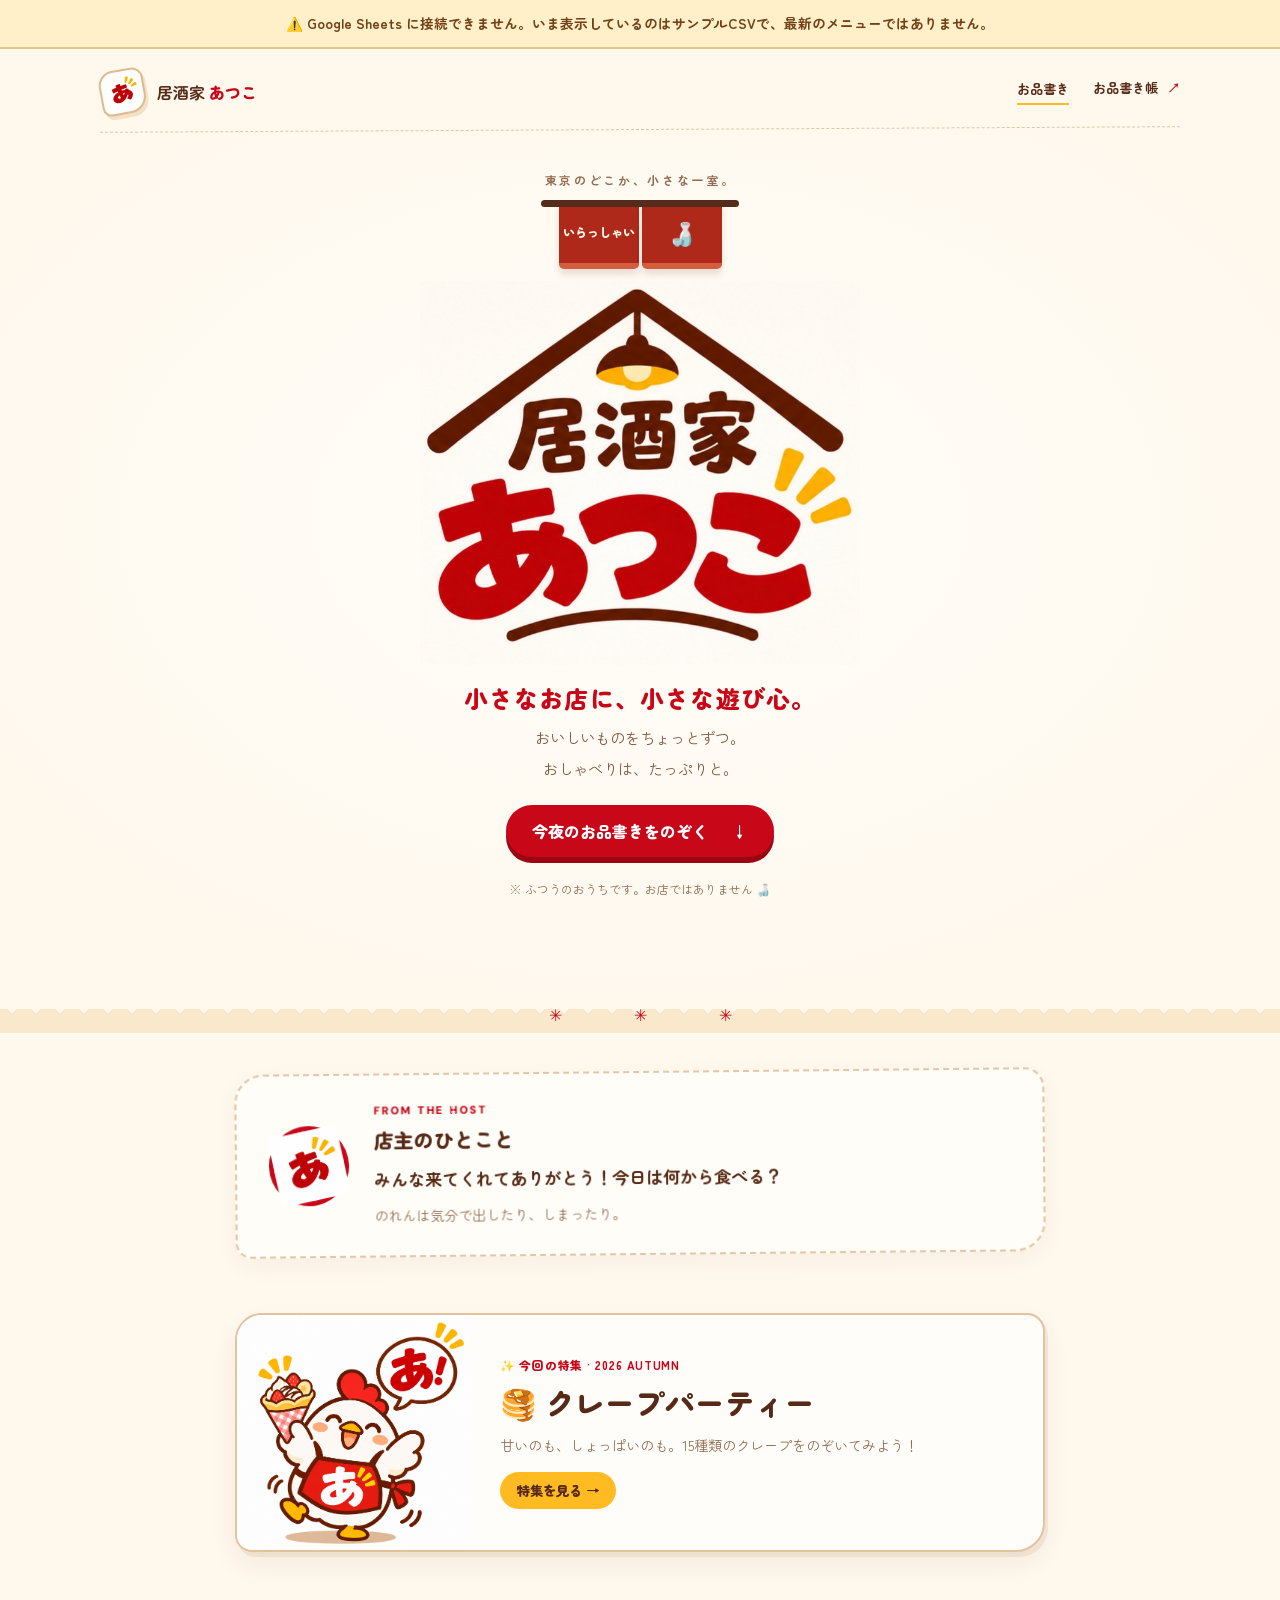
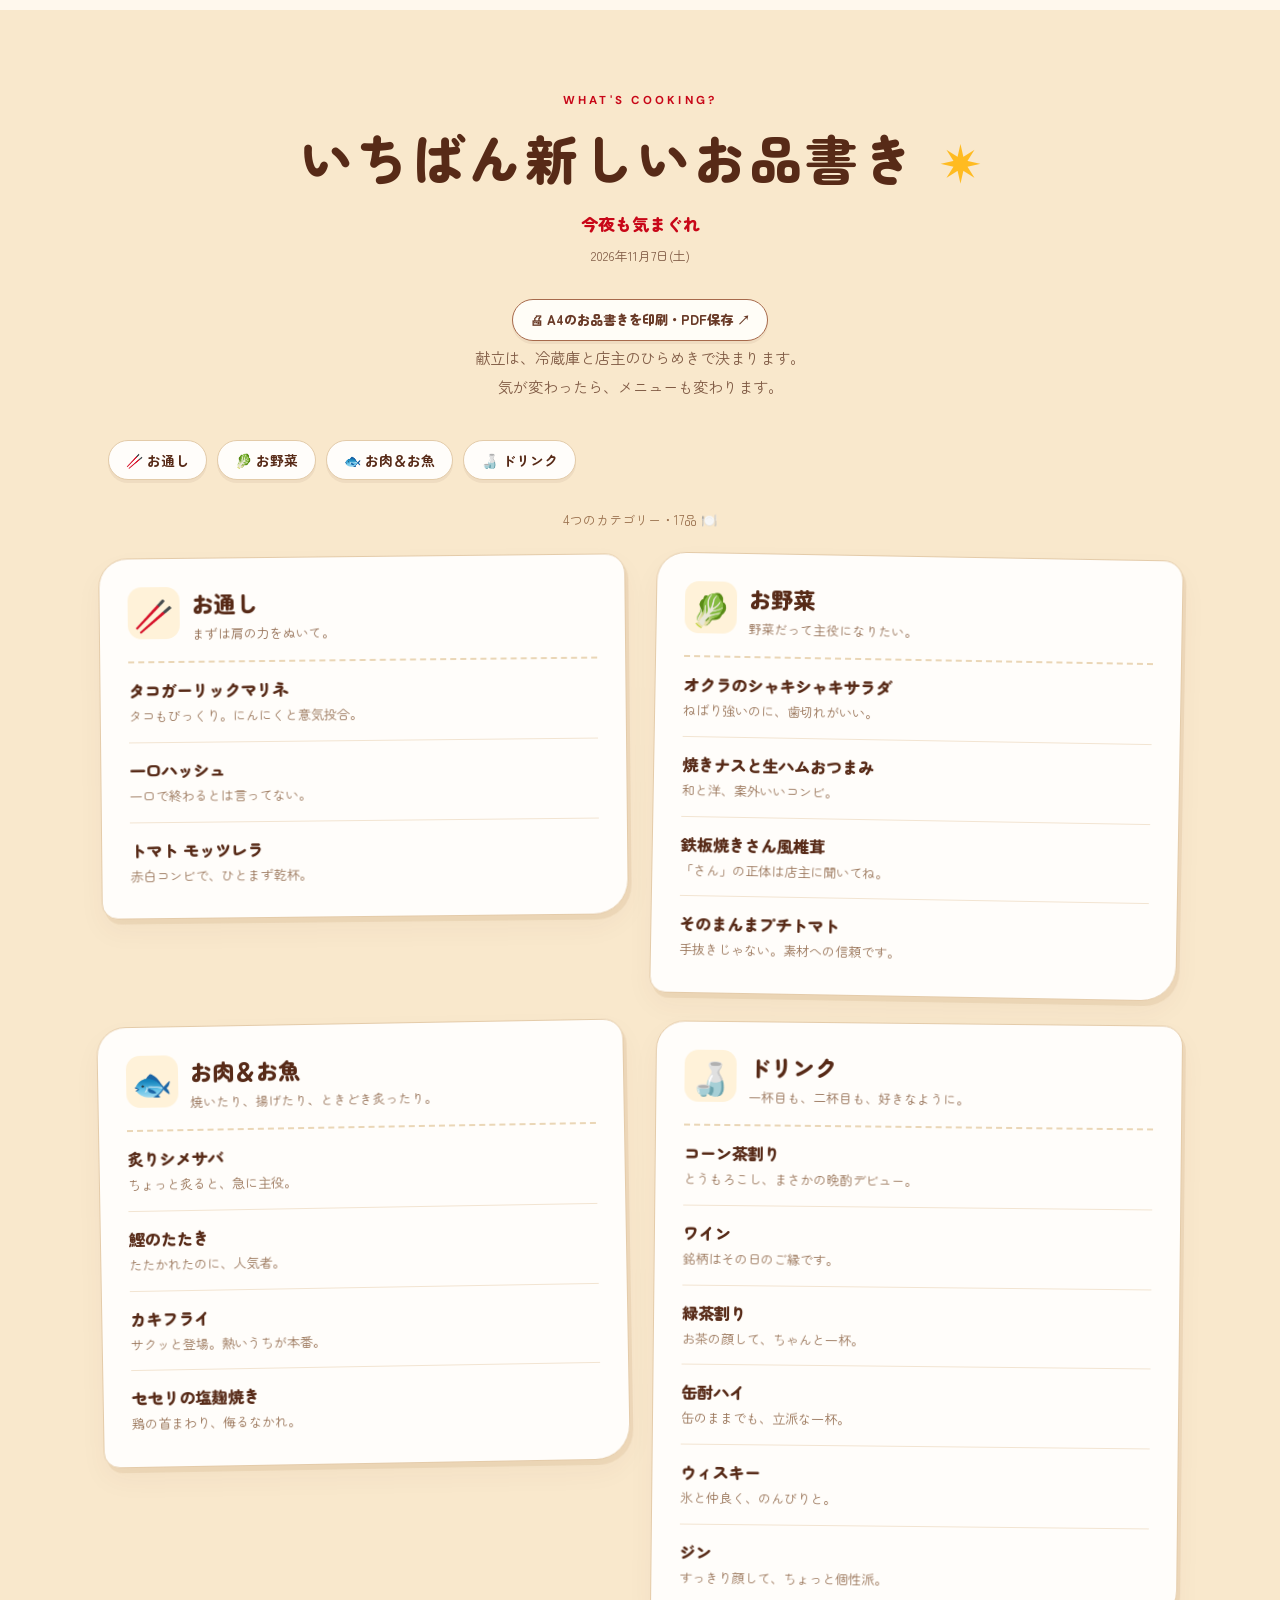
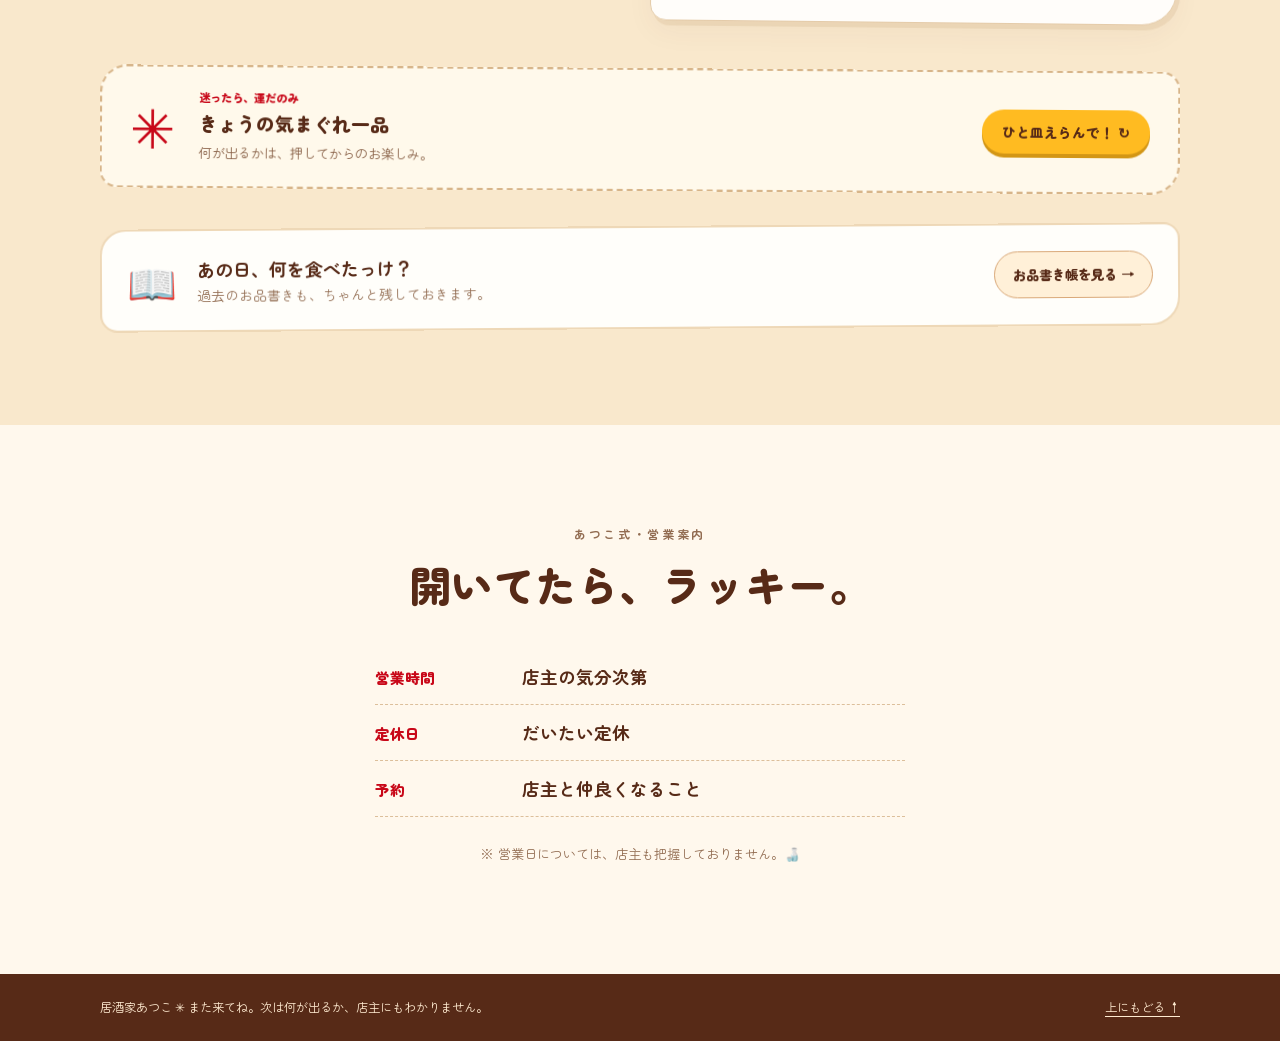
<file: docs/index.html>
<!DOCTYPE html>
<html xmlns="http://www.w3.org/1999/xhtml" lang="ja" xml:lang="ja"><head>

<meta charset="utf-8">
<meta name="generator" content="quarto-1.6.39">

<meta name="viewport" content="width=device-width, initial-scale=1.0, user-scalable=yes">


<title>居酒家あつこ | 本日のお品書き – 居酒家あつこ</title>
<style>
code{white-space: pre-wrap;}
span.smallcaps{font-variant: small-caps;}
div.columns{display: flex; gap: min(4vw, 1.5em);}
div.column{flex: auto; overflow-x: auto;}
div.hanging-indent{margin-left: 1.5em; text-indent: -1.5em;}
ul.task-list{list-style: none;}
ul.task-list li input[type="checkbox"] {
  width: 0.8em;
  margin: 0 0.8em 0.2em -1em; /* quarto-specific, see https://github.com/quarto-dev/quarto-cli/issues/4556 */ 
  vertical-align: middle;
}
.display.math{display: block; text-align: center; margin: 0.5rem auto;}
</style>


<link href="./assets/favicon.png" rel="icon" type="image/png">


<link rel="stylesheet" href="css/atsuko.css">
</head>

<body>


<header id="title-block-header">


</header>


<div class="atsuko-site" id="top" data-page="home">
  <header class="site-header">
    <a class="wordmark" href="index.html" aria-label="居酒家あつこ、トップページへ">
      <img src="assets/favicon.png" alt="" width="34" height="34">
      <span>居酒家 <strong>あつこ</strong></span>
    </a>
    <nav class="header-nav" aria-label="メインナビゲーション">
      <a class="header-link is-active" href="index.html" aria-current="page">お品書き</a>
      <a class="header-link" href="archive.html">お品書き帳 <span aria-hidden="true">↗</span></a>
    </nav>
  </header>

  <main><header id="title-block-header" class="quarto-title-block"><h1 class="title">居酒家あつこ | 本日のお品書き</h1></header>
    <section class="hero" aria-labelledby="hero-title">
      <p class="eyebrow">東京のどこか、小さな一室。</p>
      <div class="noren" aria-hidden="true">
        <span class="noren-cord"></span>
        <span class="noren-piece noren-piece--left">いらっしゃい</span>
        <span class="noren-piece noren-piece--right">🍶</span>
      </div>
      <h1 id="hero-title" class="sr-only">居酒家あつこ</h1>
      <div class="logo-frame">
        <img src="assets/atsuko-logo.png" alt="屋根と明かりの下に『居酒家 あつこ』と書かれたロゴ" class="main-logo" width="695" height="607">
      </div>
      <p class="hero-kicker">小さなお店に、小さな遊び心。</p>
      <p class="hero-copy">おいしいものをちょっとずつ。<br>おしゃべりは、たっぷりと。</p>
      <a href="#menu" class="primary-link">今夜のお品書きをのぞく <span aria-hidden="true">↓</span></a>
      <p class="hero-small">※ ふつうのおうちです。お店ではありません 🍶</p>
    </section>

    <div class="scallop-divider" aria-hidden="true"><span>✳</span><span>✳</span><span>✳</span></div>

    <section class="note-area" aria-labelledby="note-heading">
      <div class="note-card">
        <div class="note-stamp" aria-hidden="true">
          <img src="assets/favicon.png" alt="">
        </div>
        <div>
          <p class="tiny-label">FROM THE HOST</p>
          <h2 id="note-heading">店主のひとこと</h2>
          <p id="owner-note" class="owner-note" aria-live="polite">店主からのお便りを準備中…</p>
          <p id="noren-message" class="noren-message"></p>
        </div>
      </div>
    </section>

    <section class="home-special-area" aria-labelledby="home-special-title">
      <a class="home-special" href="special/crepe-party-autumn26/">
        <span class="home-special-media">
          <img src="assets/Dancing Chicken with Strawberry Crepe.png" alt="Dancing Chicken with Strawberry Crepe" width="680" height="700" loading="lazy">
        </span>
        <span class="home-special-content">
          <span class="home-special-label">✨ 今回の特集 · 2026 AUTUMN</span>
          <span id="home-special-title" class="home-special-title">🥞 クレープパーティー</span>
          <span class="home-special-description">甘いのも、しょっぱいのも。15種類のクレープをのぞいてみよう！</span>
          <span class="home-special-cta">特集を見る <span aria-hidden="true">→</span></span>
        </span>
      </a>
    </section>

    <section id="menu" class="menu-area" aria-labelledby="menu-title">
      <div class="section-intro">
        <span class="section-tag">WHAT'S COOKING?</span>
        <h2 id="menu-title">いちばん新しいお品書き <span class="menu-star" aria-hidden="true">✷</span></h2>
        <p id="current-edition-title" class="edition-title"></p>
        <p id="current-edition-date" class="edition-date"></p>
        <a id="print-current-link" class="print-menu-link" href="print.html" target="_blank" rel="noopener">🖨 A4のお品書きを印刷・PDF保存 ↗</a>
        <p>献立は、冷蔵庫と店主のひらめきで決まります。<br>気が変わったら、メニューも変わります。</p>
      </div>

      <nav id="category-nav" class="category-nav" aria-label="お品書きのカテゴリー"></nav>
      <p id="menu-status" class="menu-status" role="status" aria-live="polite">お品書きを準備しています… 🍳</p>
      <div id="menu-grid" class="menu-grid"></div>

      <div class="omakase" aria-labelledby="omakase-title">
        <div class="omakase-symbol" aria-hidden="true">✳</div>
        <div class="omakase-copy">
          <p class="omakase-label">迷ったら、運だのみ</p>
          <h3 id="omakase-title">きょうの気まぐれ一品</h3>
          <p id="random-result" class="random-result" aria-live="polite">何が出るかは、押してからのお楽しみ。</p>
        </div>
        <button id="random-pick" class="random-button" type="button" disabled="">ひと皿えらんで！ <span aria-hidden="true">↻</span></button>
      </div>
      <div class="archive-invite">
        <span aria-hidden="true">📖</span>
        <div><h3>あの日、何を食べたっけ？</h3><p>過去のお品書きも、ちゃんと残しておきます。</p></div>
        <a class="outlined-link" href="archive.html">お品書き帳を見る →</a>
      </div>
    </section>

    
    <section class="house-rules" aria-labelledby="house-rules-title">
      <p class="eyebrow">あつこ式・営業案内</p>
      <h2 id="house-rules-title">開いてたら、ラッキー。</h2>

      <dl class="rules-list">
        <div>
          <dt>営業時間</dt>
          <dd>店主の気分次第</dd>
        </div>
        <div>
          <dt>定休日</dt>
          <dd>だいたい定休</dd>
        </div>
        <div>
          <dt>予約</dt>
          <dd>店主と仲良くなること</dd>
        </div>
      </dl>

      <p class="rules-footnote">
        ※ 営業日については、店主も把握しておりません。🍶
      </p>
    </section>

  </main>

  <footer class="site-footer">
    <span>居酒家あつこ <span aria-hidden="true">✳</span> また来てね。次は何が出るか、店主にもわかりません。</span>
    <a href="#top">上にもどる ↑</a>
  </footer>
</div>


<script src="js/site.js" defer=""></script>




</body></html>
</file>
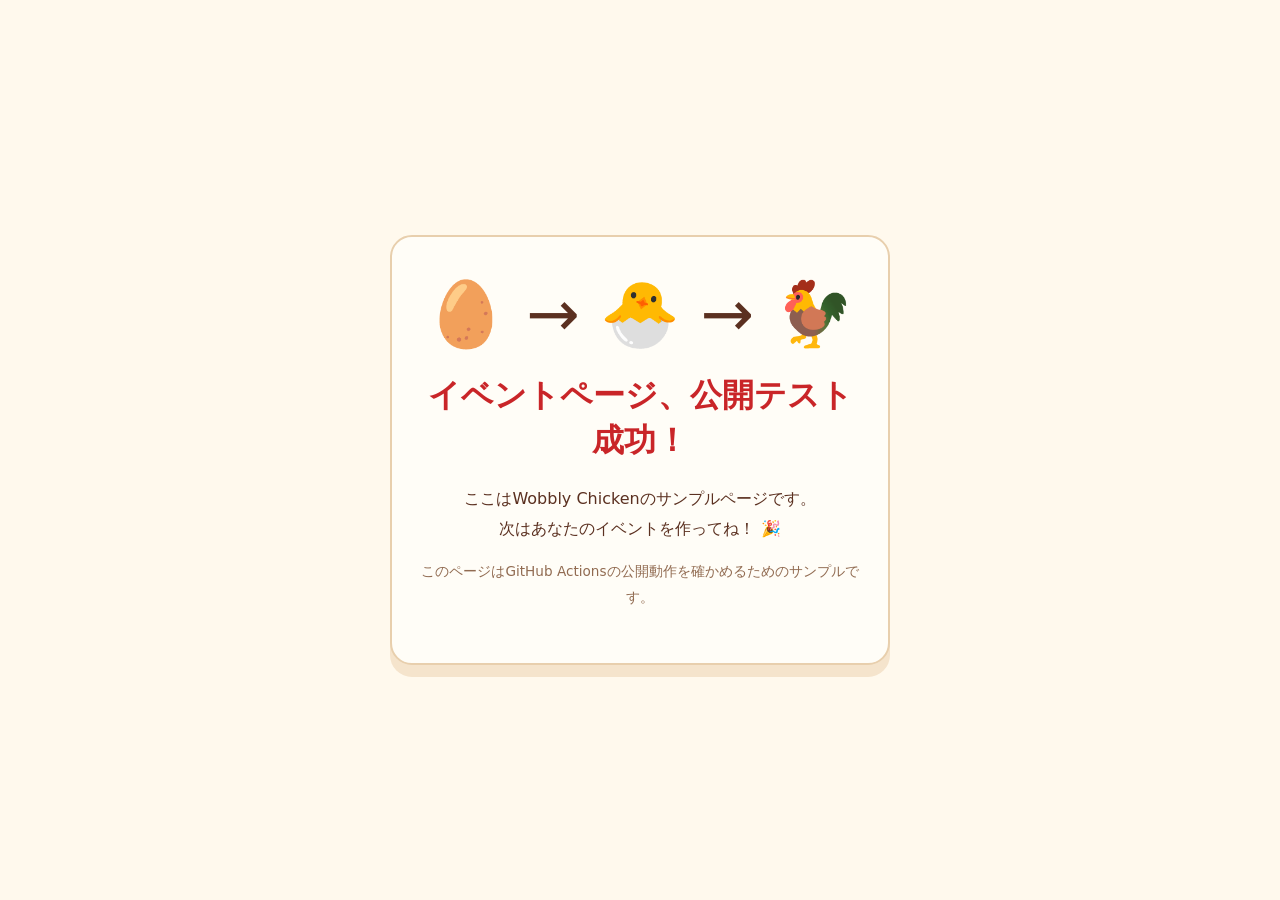
<file: events/sample-party/index.html>
<!doctype html>
<html lang="ja">
<head>
  <meta charset="utf-8">
  <meta name="viewport" content="width=device-width, initial-scale=1">
  <meta name="description" content="Wobbly Chickenのイベントページ公開テスト">
  <title>サンプルパーティー | 居酒家あつこ</title>
  <style>
    :root { color-scheme: light; }
    * { box-sizing: border-box; }
    body { margin: 0; min-height: 100vh; display: grid; place-items: center; background: #fff9ed; color: #5b3020; font-family: "Hiragino Maru Gothic ProN", "Yu Gothic", system-ui, sans-serif; }
    main { width: min(90%, 500px); padding: 40px 25px; text-align: center; border: 2px solid #e8cfad; border-radius: 22px; background: #fffdf7; box-shadow: 0 12px 0 #f5e4cc; }
    .chicken { font-size: 4rem; }
    h1 { color: #c92528; line-height: 1.4; }
    p { line-height: 1.85; }
    .note { font-size: .85rem; color: #916b51; }
  </style>
</head>
<body>
  <main>
    <div class="chicken" aria-hidden="true">🥚 → 🐣 → 🐓</div>
    <h1>イベントページ、公開テスト成功！</h1>
    <p>ここはWobbly Chickenのサンプルページです。<br>次はあなたのイベントを作ってね！ 🎉</p>
    <p class="note">このページはGitHub Actionsの公開動作を確かめるためのサンプルです。</p>
  </main>
</body>
</html>
</file>
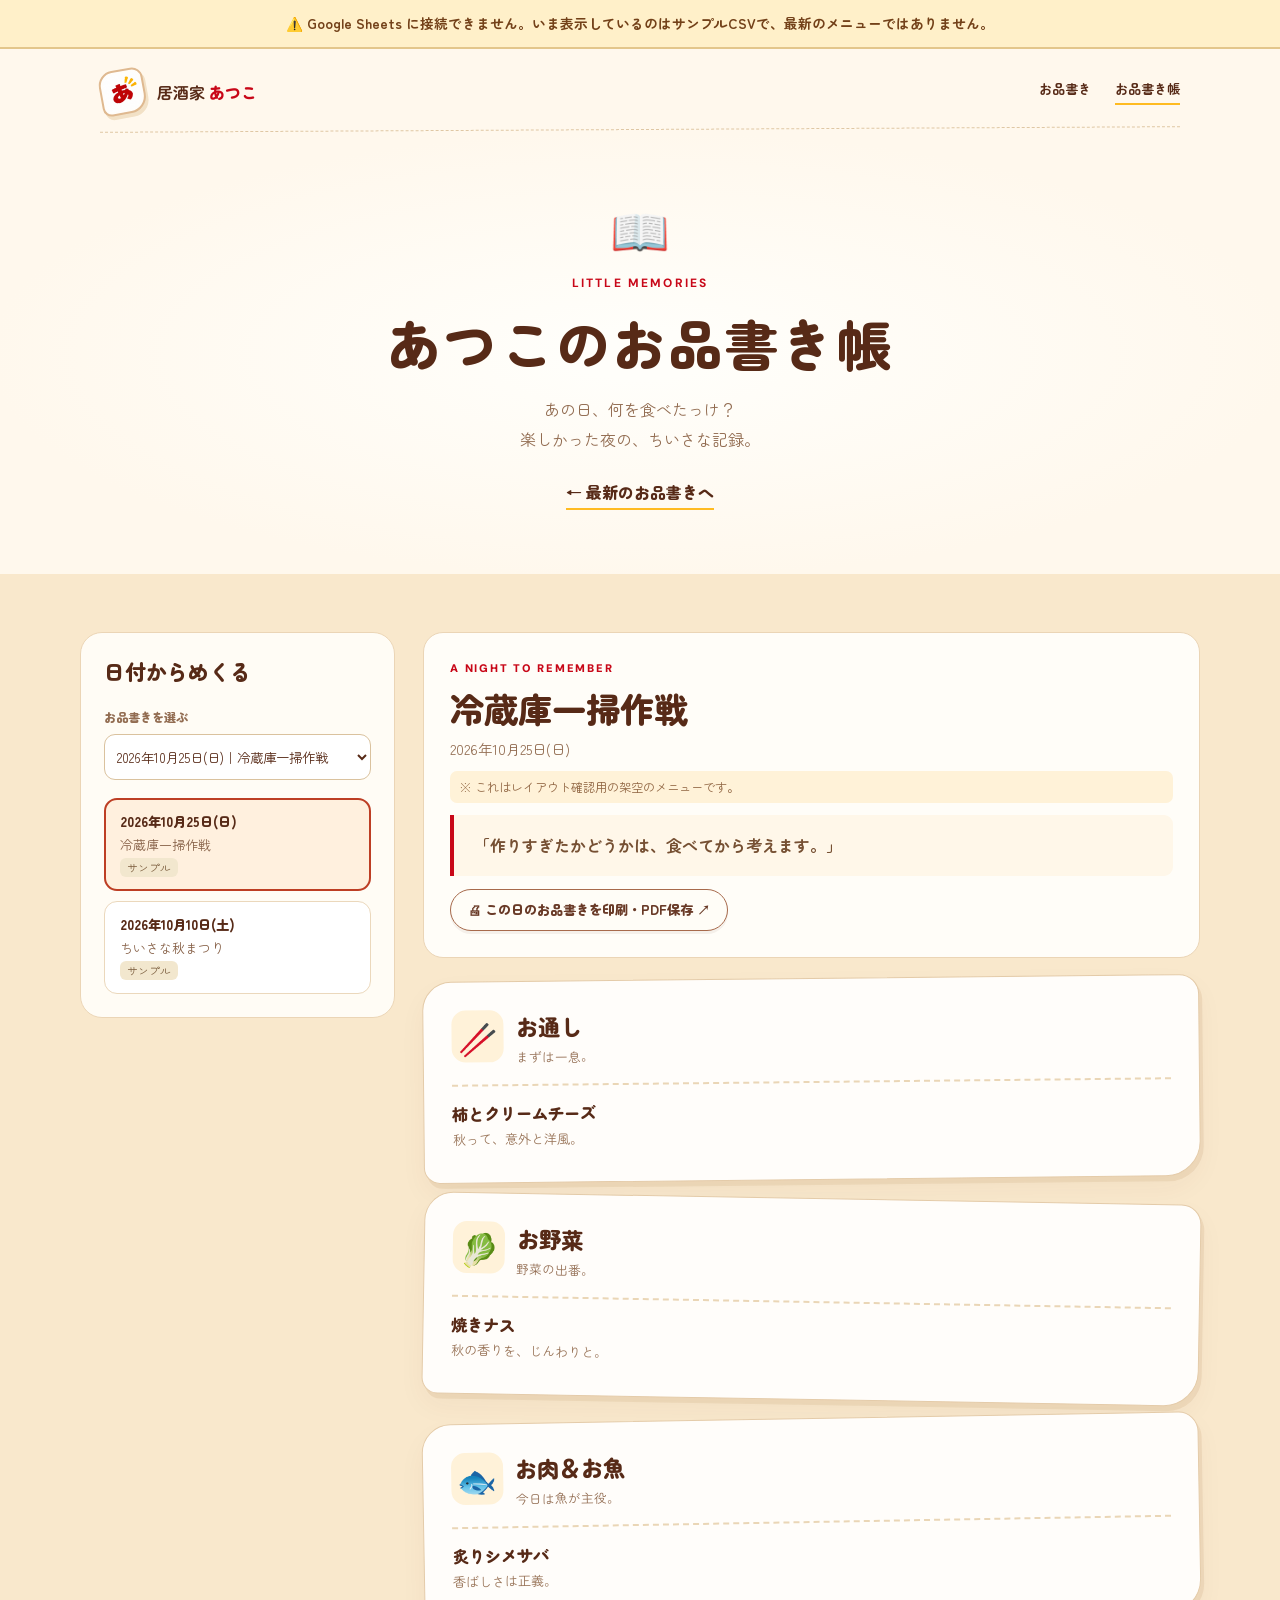
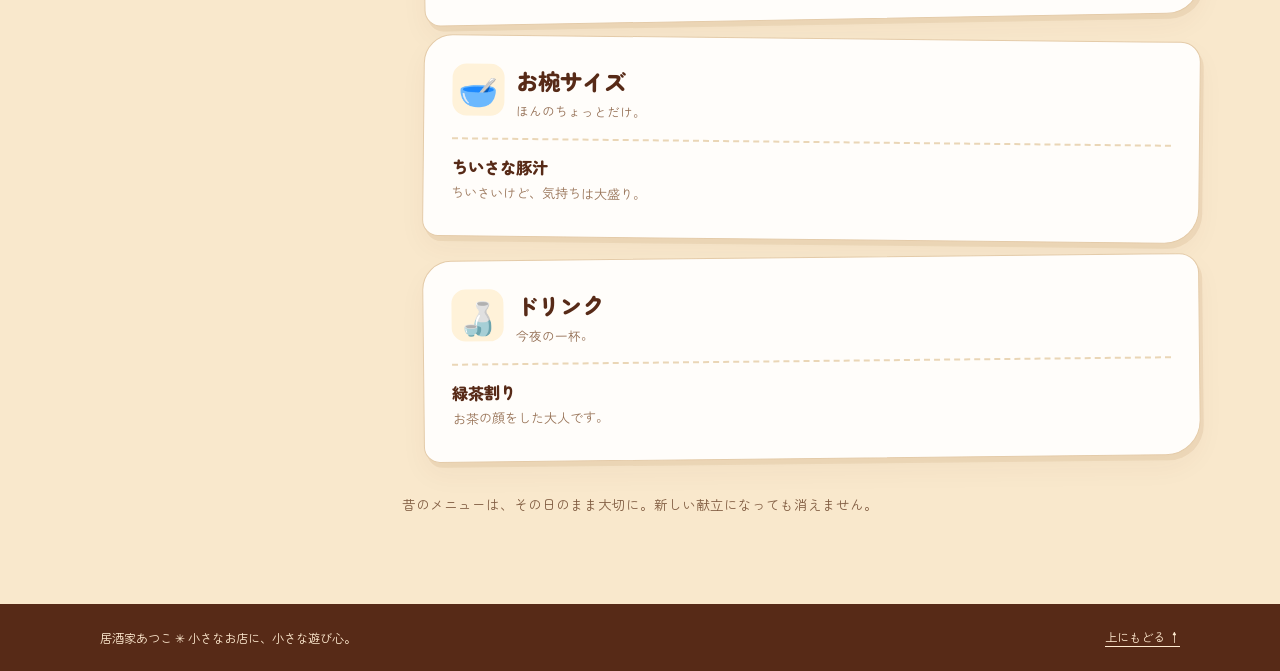
<file: preview-archive.html>
<!doctype html>
<html lang="ja"><head><meta charset="utf-8"><meta name="viewport" content="width=device-width,initial-scale=1"><title>居酒家あつこ — Preview</title><link rel="icon" href="assets/favicon.png"><link rel="stylesheet" href="css/atsuko.css"><script src="js/site.js" defer></script></head><body><div class="atsuko-site" id="top" data-page="archive">
  <header class="site-header">
    <a class="wordmark" href="preview.html" aria-label="居酒家あつこ、トップページへ">
      <img src="assets/favicon.png" alt="" width="34" height="34" />
      <span>居酒家 <strong>あつこ</strong></span>
    </a>
    <nav class="header-nav" aria-label="メインナビゲーション">
      <a class="header-link" href="preview.html">お品書き</a>
      <a class="header-link is-active" href="preview-archive.html" aria-current="page">お品書き帳</a>
    </nav>
  </header>

  <main>
    <section class="archive-hero" aria-labelledby="archive-heading">
      <span class="archive-illustration" aria-hidden="true">📖</span>
      <p class="eyebrow">LITTLE MEMORIES</p>
      <h1 id="archive-heading">あつこのお品書き帳</h1>
      <p>あの日、何を食べたっけ？<br />楽しかった夜の、ちいさな記録。</p>
      <a class="back-link" href="preview.html">← 最新のお品書きへ</a>
    </section>

    <section class="archive-area" aria-labelledby="archive-list-title">
      <div class="archive-layout">
        <aside class="archive-picker">
          <h2 id="archive-list-title">日付からめくる</h2>
          <label for="archive-date-select">お品書きを選ぶ</label>
          <select id="archive-date-select" disabled><option>読み込み中…</option></select>
          <div id="archive-date-list" class="archive-date-list" aria-label="過去のお品書き"></div>
        </aside>

        <div class="archive-view" aria-live="polite" aria-atomic="true">
          <p id="archive-status" class="menu-status" role="status">お品書き帳を開いています… 📖</p>
          <div id="archive-detail"></div>
        </div>
      </div>
      <p class="archive-footnote">昔のメニューは、その日のまま大切に。新しい献立になっても消えません。</p>
    </section>
  </main>

  <footer class="site-footer">
    <span>居酒家あつこ <span aria-hidden="true">✳</span> 小さなお店に、小さな遊び心。</span>
    <a href="#top">上にもどる ↑</a>
  </footer>
</div></body></html>
</file>
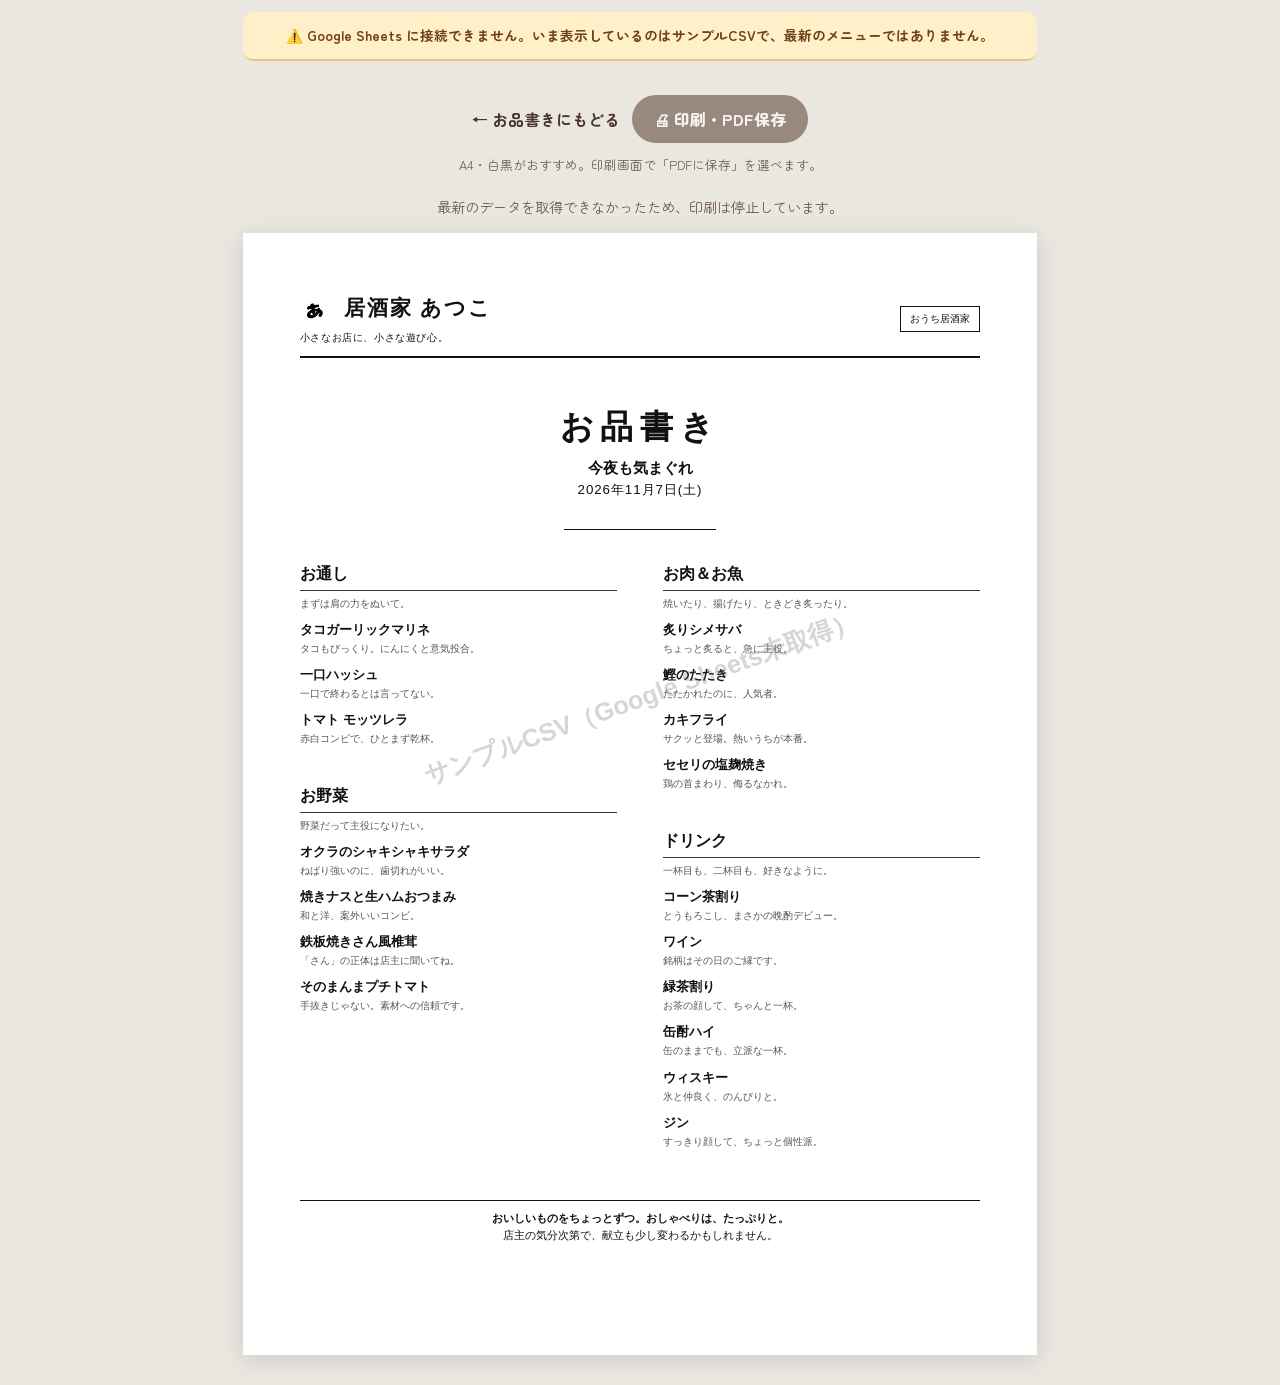
<file: preview-print.html>
<!doctype html><html lang="ja"><head><meta charset="utf-8"><meta name="viewport" content="width=device-width,initial-scale=1"><title>居酒家あつこ — 印刷プレビュー</title><link rel="stylesheet" href="css/atsuko.css"><script src="js/site.js" defer></script></head><body><div data-page="print" class="print-site">
  <div class="print-actions" role="toolbar" aria-label="お品書き印刷操作">
    <a id="print-back" href="preview.html">← お品書きにもどる</a>
    <button id="print-button" type="button" disabled>🖨 印刷・PDF保存</button>
    <p class="print-help">A4・白黒がおすすめ。印刷画面で「PDFに保存」を選べます。</p>
  </div>
  <p id="print-status" class="print-status" role="status" aria-live="polite">お品書きを準備しています…</p>
  <main id="print-sheet" class="print-sheet" aria-label="A4印刷用のお品書き" hidden>
    <header class="print-head">
      <div>
        <p class="print-brand"><img src="assets/favicon.png" class="print-brand-icon" alt="" width="32" height="32" /> 居酒家 <span>あつこ</span></p>
        <p class="print-tagline">小さなお店に、小さな遊び心。</p>
      </div>
      <div class="print-head-label">おうち居酒家</div>
    </header>
    <div class="print-cover">
      <h1 class="print-main-title">お品書き</h1>
      <p id="print-edition-title" class="print-edition-title"></p>
      <p id="print-date" class="print-date"></p>
      <hr class="print-rule" />
    </div>
    <p id="print-demo" class="print-demo" hidden>※ サンプルデータ（架空のメニュー）です</p>
    <div id="print-categories" class="print-categories"></div>
    <footer class="print-bottom">
      <p class="print-greeting">おいしいものをちょっとずつ。おしゃべりは、たっぷりと。</p>
      <p>店主の気分次第で、献立も少し変わるかもしれません。</p>
    </footer>
  </main>
</div></body></html>
</file>
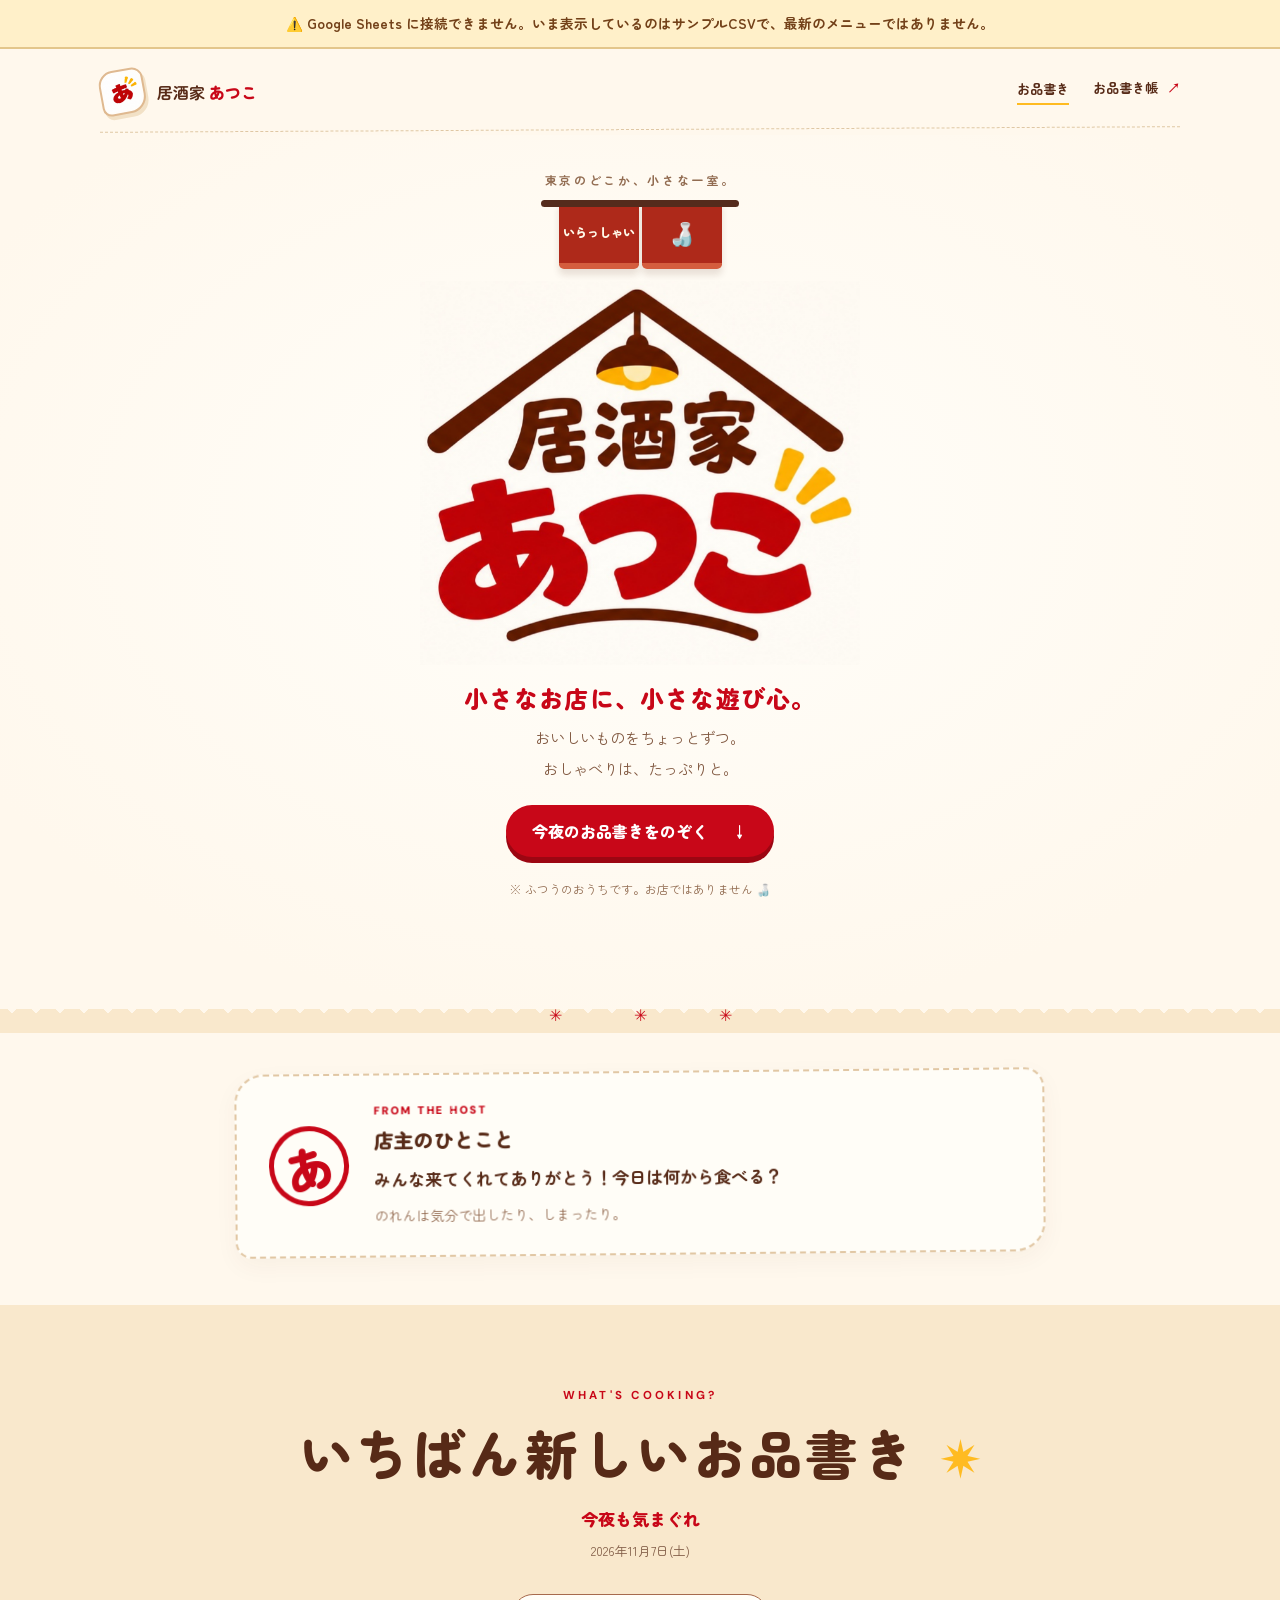
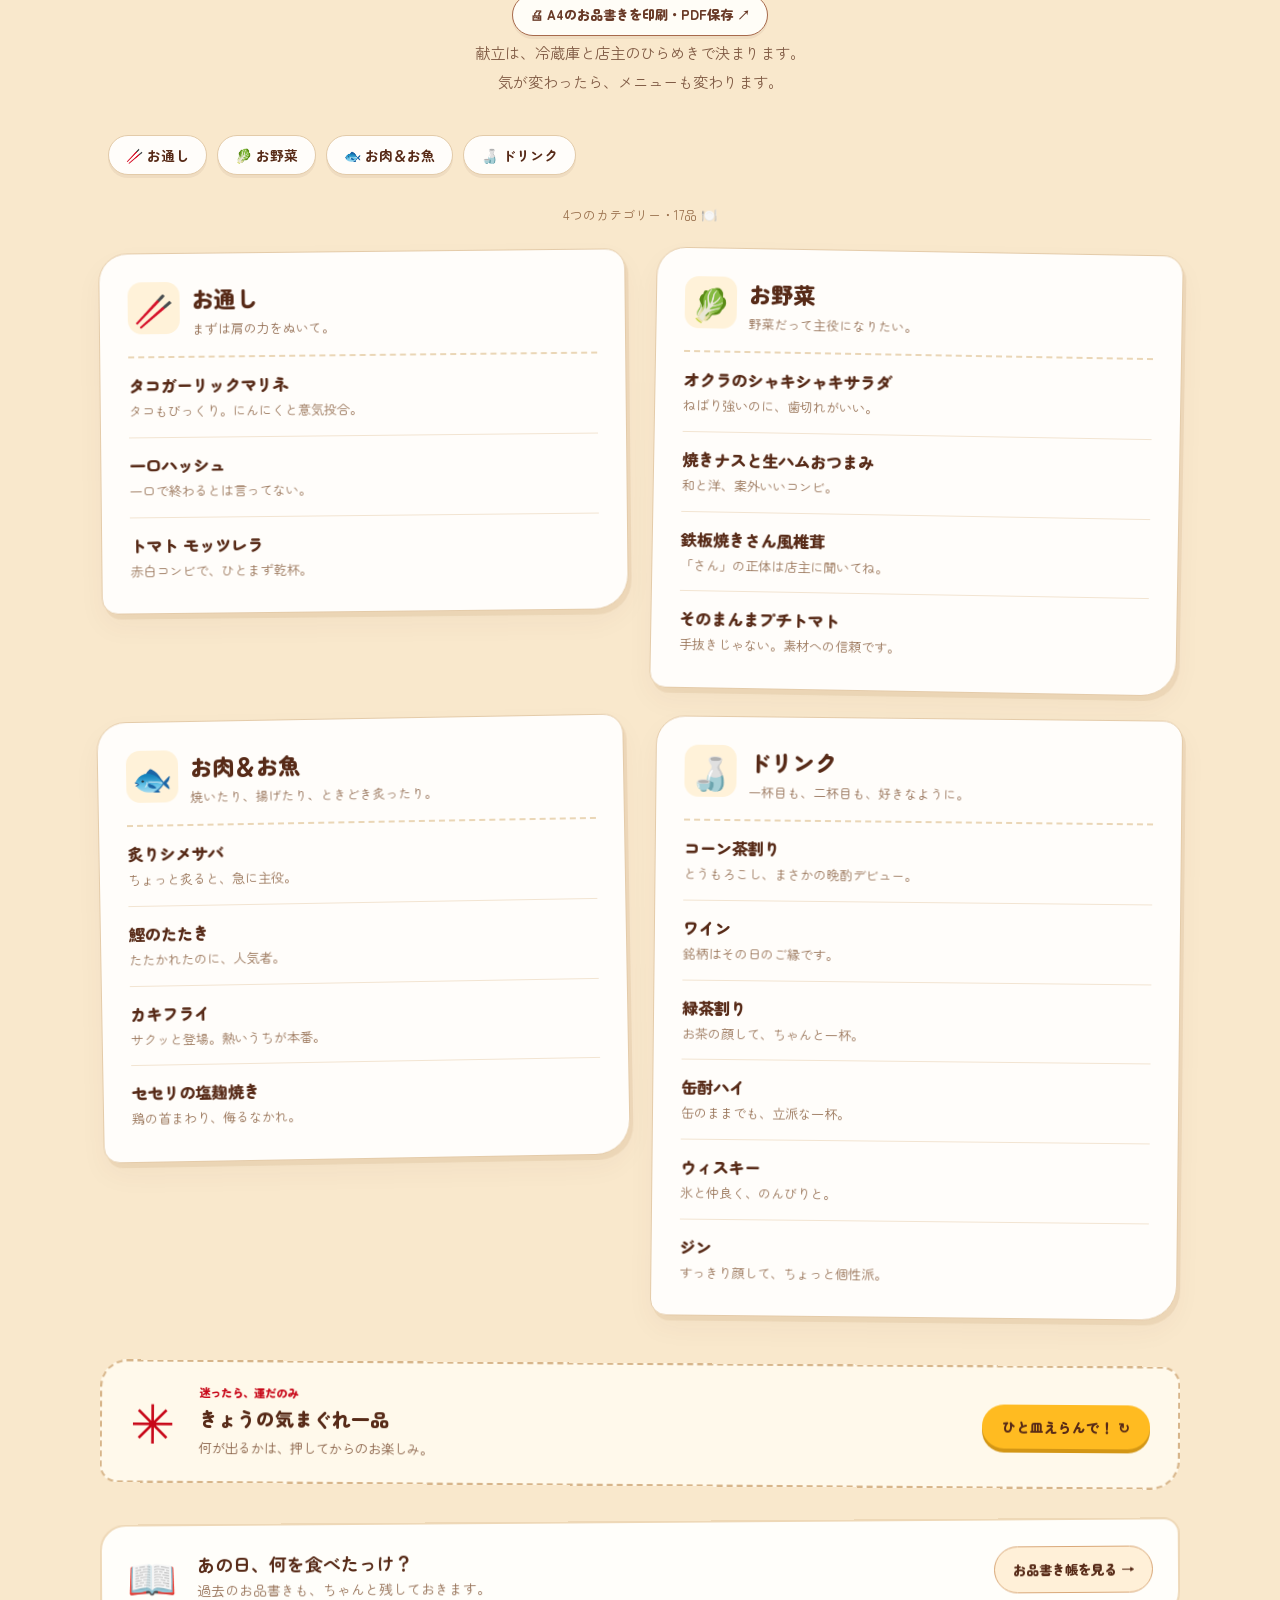
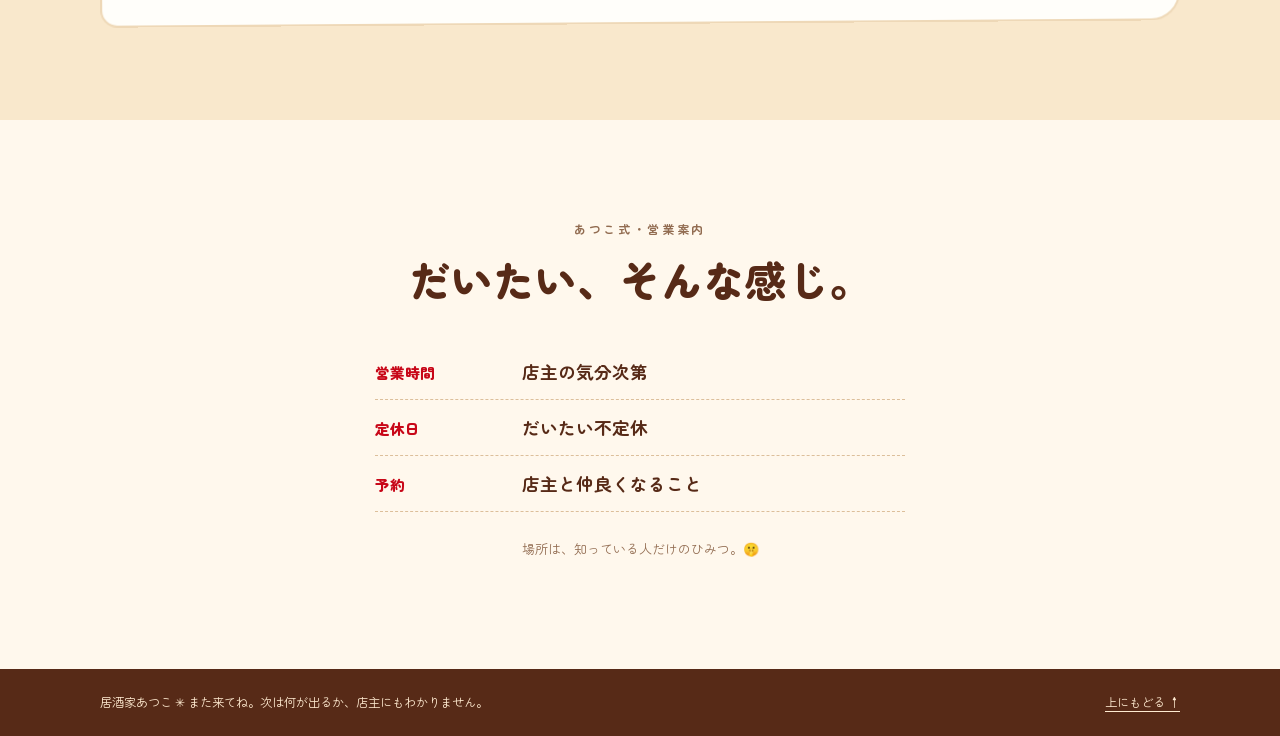
<file: preview.html>
<!doctype html>
<html lang="ja"><head><meta charset="utf-8"><meta name="viewport" content="width=device-width,initial-scale=1"><title>居酒家あつこ — Preview</title><link rel="icon" href="assets/favicon.png"><link rel="stylesheet" href="css/atsuko.css"><script src="js/site.js" defer></script></head><body><div class="atsuko-site" id="top" data-page="home">
  <header class="site-header">
    <a class="wordmark" href="preview.html" aria-label="居酒家あつこ、トップページへ">
      <img src="assets/favicon.png" alt="" width="34" height="34" />
      <span>居酒家 <strong>あつこ</strong></span>
    </a>
    <nav class="header-nav" aria-label="メインナビゲーション">
      <a class="header-link is-active" href="preview.html" aria-current="page">お品書き</a>
      <a class="header-link" href="preview-archive.html">お品書き帳 <span aria-hidden="true">↗</span></a>
    </nav>
  </header>

  <main>
    <section class="hero" aria-labelledby="hero-title">
      <p class="eyebrow">東京のどこか、小さな一室。</p>
      <div class="noren" aria-hidden="true">
        <span class="noren-cord"></span>
        <span class="noren-piece noren-piece--left">いらっしゃい</span>
        <span class="noren-piece noren-piece--right">🍶</span>
      </div>
      <h1 id="hero-title" class="sr-only">居酒家あつこ</h1>
      <div class="logo-frame">
        <img src="assets/atsuko-logo.png" alt="屋根と明かりの下に『居酒家 あつこ』と書かれたロゴ" class="main-logo" width="695" height="607" />
      </div>
      <p class="hero-kicker">小さなお店に、小さな遊び心。</p>
      <p class="hero-copy">おいしいものをちょっとずつ。<br />おしゃべりは、たっぷりと。</p>
      <a href="#menu" class="primary-link">今夜のお品書きをのぞく <span aria-hidden="true">↓</span></a>
      <p class="hero-small">※ ふつうのおうちです。お店ではありません 🍶</p>
    </section>

    <div class="scallop-divider" aria-hidden="true"><span>✳</span><span>✳</span><span>✳</span></div>

    <section class="note-area" aria-labelledby="note-heading">
      <div class="note-card">
        <div class="note-stamp" aria-hidden="true">あ</div>
        <div>
          <p class="tiny-label">FROM THE HOST</p>
          <h2 id="note-heading">店主のひとこと</h2>
          <p id="owner-note" class="owner-note" aria-live="polite">店主からのお便りを準備中…</p>
          <p id="noren-message" class="noren-message"></p>
        </div>
      </div>
    </section>

    <section id="menu" class="menu-area" aria-labelledby="menu-title">
      <div class="section-intro">
        <span class="section-tag">WHAT'S COOKING?</span>
        <h2 id="menu-title">いちばん新しいお品書き <span class="menu-star" aria-hidden="true">✷</span></h2>
        <p id="current-edition-title" class="edition-title"></p>
        <p id="current-edition-date" class="edition-date"></p>
        <a id="print-current-link" class="print-menu-link" href="preview-print.html" target="_blank" rel="noopener">🖨 A4のお品書きを印刷・PDF保存 ↗</a>
        <p>献立は、冷蔵庫と店主のひらめきで決まります。<br />気が変わったら、メニューも変わります。</p>
      </div>

      <nav id="category-nav" class="category-nav" aria-label="お品書きのカテゴリー"></nav>
      <p id="menu-status" class="menu-status" role="status" aria-live="polite">お品書きを準備しています… 🍳</p>
      <div id="menu-grid" class="menu-grid"></div>

      <div class="omakase" aria-labelledby="omakase-title">
        <div class="omakase-symbol" aria-hidden="true">✳</div>
        <div class="omakase-copy">
          <p class="omakase-label">迷ったら、運だのみ</p>
          <h3 id="omakase-title">きょうの気まぐれ一品</h3>
          <p id="random-result" class="random-result" aria-live="polite">何が出るかは、押してからのお楽しみ。</p>
        </div>
        <button id="random-pick" class="random-button" type="button" disabled>ひと皿えらんで！ <span aria-hidden="true">↻</span></button>
      </div>
      <div class="archive-invite">
        <span aria-hidden="true">📖</span>
        <div><h3>あの日、何を食べたっけ？</h3><p>過去のお品書きも、ちゃんと残しておきます。</p></div>
        <a class="outlined-link" href="preview-archive.html">お品書き帳を見る →</a>
      </div>
    </section>

    <section class="house-rules" aria-labelledby="house-rules-title">
      <p class="eyebrow">あつこ式・営業案内</p>
      <h2 id="house-rules-title">だいたい、そんな感じ。</h2>
      <dl class="rules-list">
        <div><dt>営業時間</dt><dd>店主の気分次第</dd></div>
        <div><dt>定休日</dt><dd>だいたい不定休</dd></div>
        <div><dt>予約</dt><dd>店主と仲良くなること</dd></div>
      </dl>
      <p class="rules-footnote">場所は、知っている人だけのひみつ。🤫</p>
    </section>
  </main>

  <footer class="site-footer">
    <span>居酒家あつこ <span aria-hidden="true">✳</span> また来てね。次は何が出るか、店主にもわかりません。</span>
    <a href="#top">上にもどる ↑</a>
  </footer>
</div></body></html>
</file>
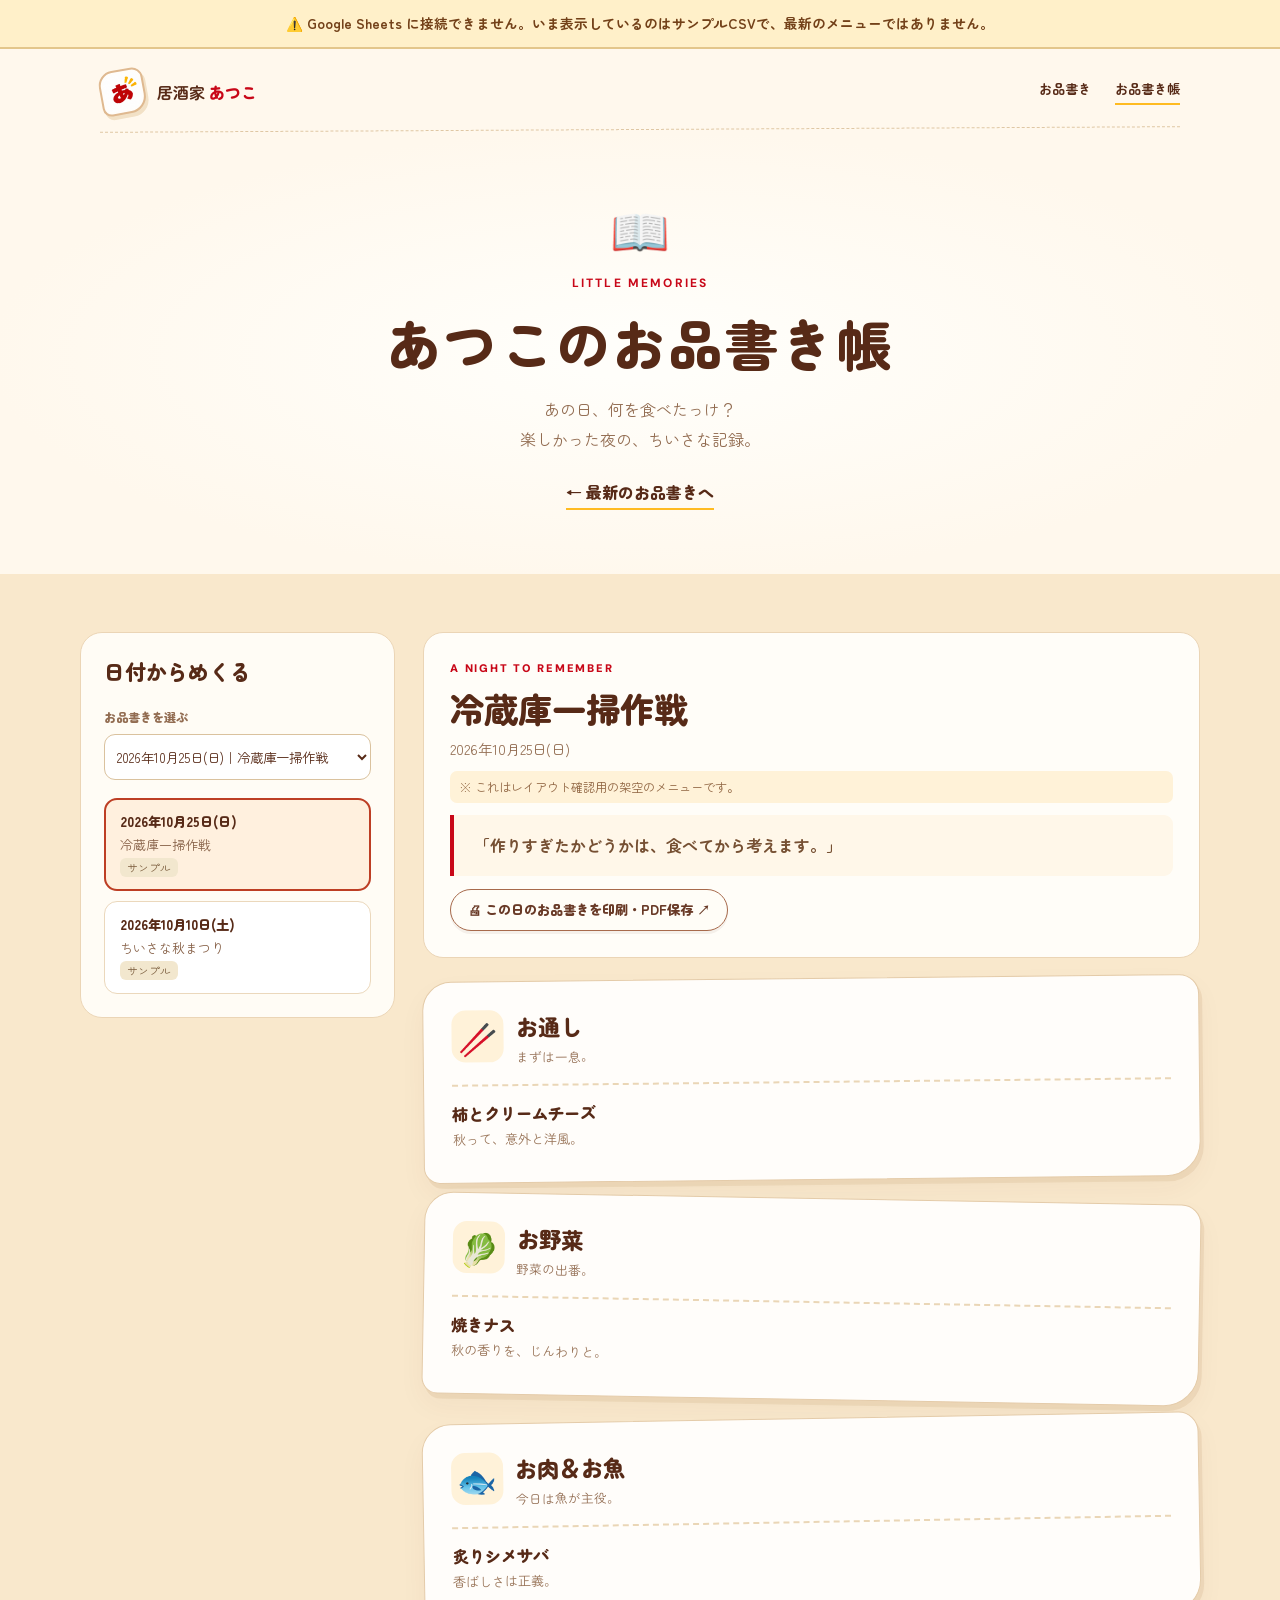
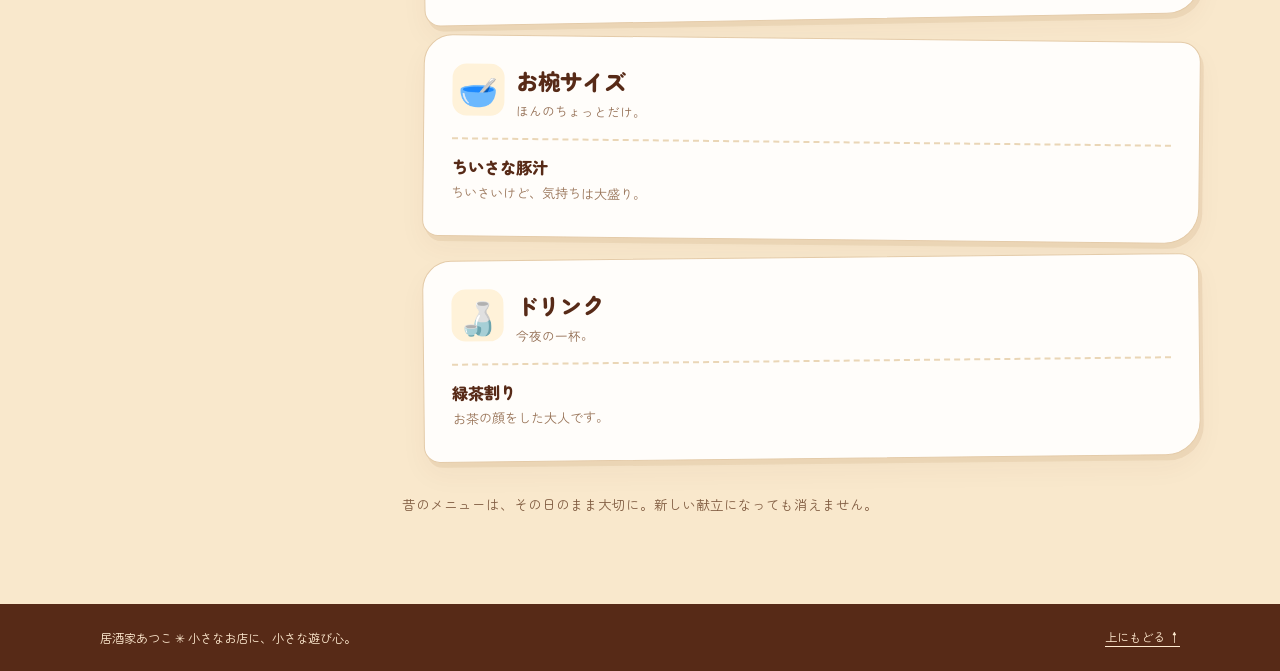
<file: docs/archive.html>
<!DOCTYPE html>
<html xmlns="http://www.w3.org/1999/xhtml" lang="ja" xml:lang="ja"><head>

<meta charset="utf-8">
<meta name="generator" content="quarto-1.6.39">

<meta name="viewport" content="width=device-width, initial-scale=1.0, user-scalable=yes">


<title>居酒家あつこ | お品書き帳 – 居酒家あつこ</title>
<style>
code{white-space: pre-wrap;}
span.smallcaps{font-variant: small-caps;}
div.columns{display: flex; gap: min(4vw, 1.5em);}
div.column{flex: auto; overflow-x: auto;}
div.hanging-indent{margin-left: 1.5em; text-indent: -1.5em;}
ul.task-list{list-style: none;}
ul.task-list li input[type="checkbox"] {
  width: 0.8em;
  margin: 0 0.8em 0.2em -1em; /* quarto-specific, see https://github.com/quarto-dev/quarto-cli/issues/4556 */ 
  vertical-align: middle;
}
.display.math{display: block; text-align: center; margin: 0.5rem auto;}
</style>


<link href="./assets/favicon.png" rel="icon" type="image/png">


<link rel="stylesheet" href="css/atsuko.css">
</head>

<body>


<header id="title-block-header">


</header>


<div class="atsuko-site" id="top" data-page="archive">
  <header class="site-header">
    <a class="wordmark" href="index.html" aria-label="居酒家あつこ、トップページへ">
      <img src="assets/favicon.png" alt="" width="34" height="34">
      <span>居酒家 <strong>あつこ</strong></span>
    </a>
    <nav class="header-nav" aria-label="メインナビゲーション">
      <a class="header-link" href="index.html">お品書き</a>
      <a class="header-link is-active" href="archive.html" aria-current="page">お品書き帳</a>
    </nav>
  </header>

  <main><header id="title-block-header" class="quarto-title-block"><h1 class="title">居酒家あつこ | お品書き帳</h1></header>
    <section class="archive-hero" aria-labelledby="archive-heading">
      <span class="archive-illustration" aria-hidden="true">📖</span>
      <p class="eyebrow">LITTLE MEMORIES</p>
      <h1 id="archive-heading">あつこのお品書き帳</h1>
      <p>あの日、何を食べたっけ？<br>楽しかった夜の、ちいさな記録。</p>
      <a class="back-link" href="index.html">← 最新のお品書きへ</a>
    </section>

    <section class="archive-area" aria-labelledby="archive-list-title">
      <div class="archive-layout">
        <aside class="archive-picker">
          <h2 id="archive-list-title">日付からめくる</h2>
          <label for="archive-date-select">お品書きを選ぶ</label>
          <select id="archive-date-select" disabled=""><option>読み込み中…</option></select>
          <div id="archive-date-list" class="archive-date-list" aria-label="過去のお品書き"></div>
        </aside>

        <div class="archive-view" aria-live="polite" aria-atomic="true">
          <p id="archive-status" class="menu-status" role="status">お品書き帳を開いています… 📖</p>
          <div id="archive-detail"></div>
        </div>
      </div>
      <p class="archive-footnote">昔のメニューは、その日のまま大切に。新しい献立になっても消えません。</p>
    </section>
  </main>

  <footer class="site-footer">
    <span>居酒家あつこ <span aria-hidden="true">✳</span> 小さなお店に、小さな遊び心。</span>
    <a href="#top">上にもどる ↑</a>
  </footer>
</div>


<script src="js/site.js" defer=""></script>




</body></html>
</file>
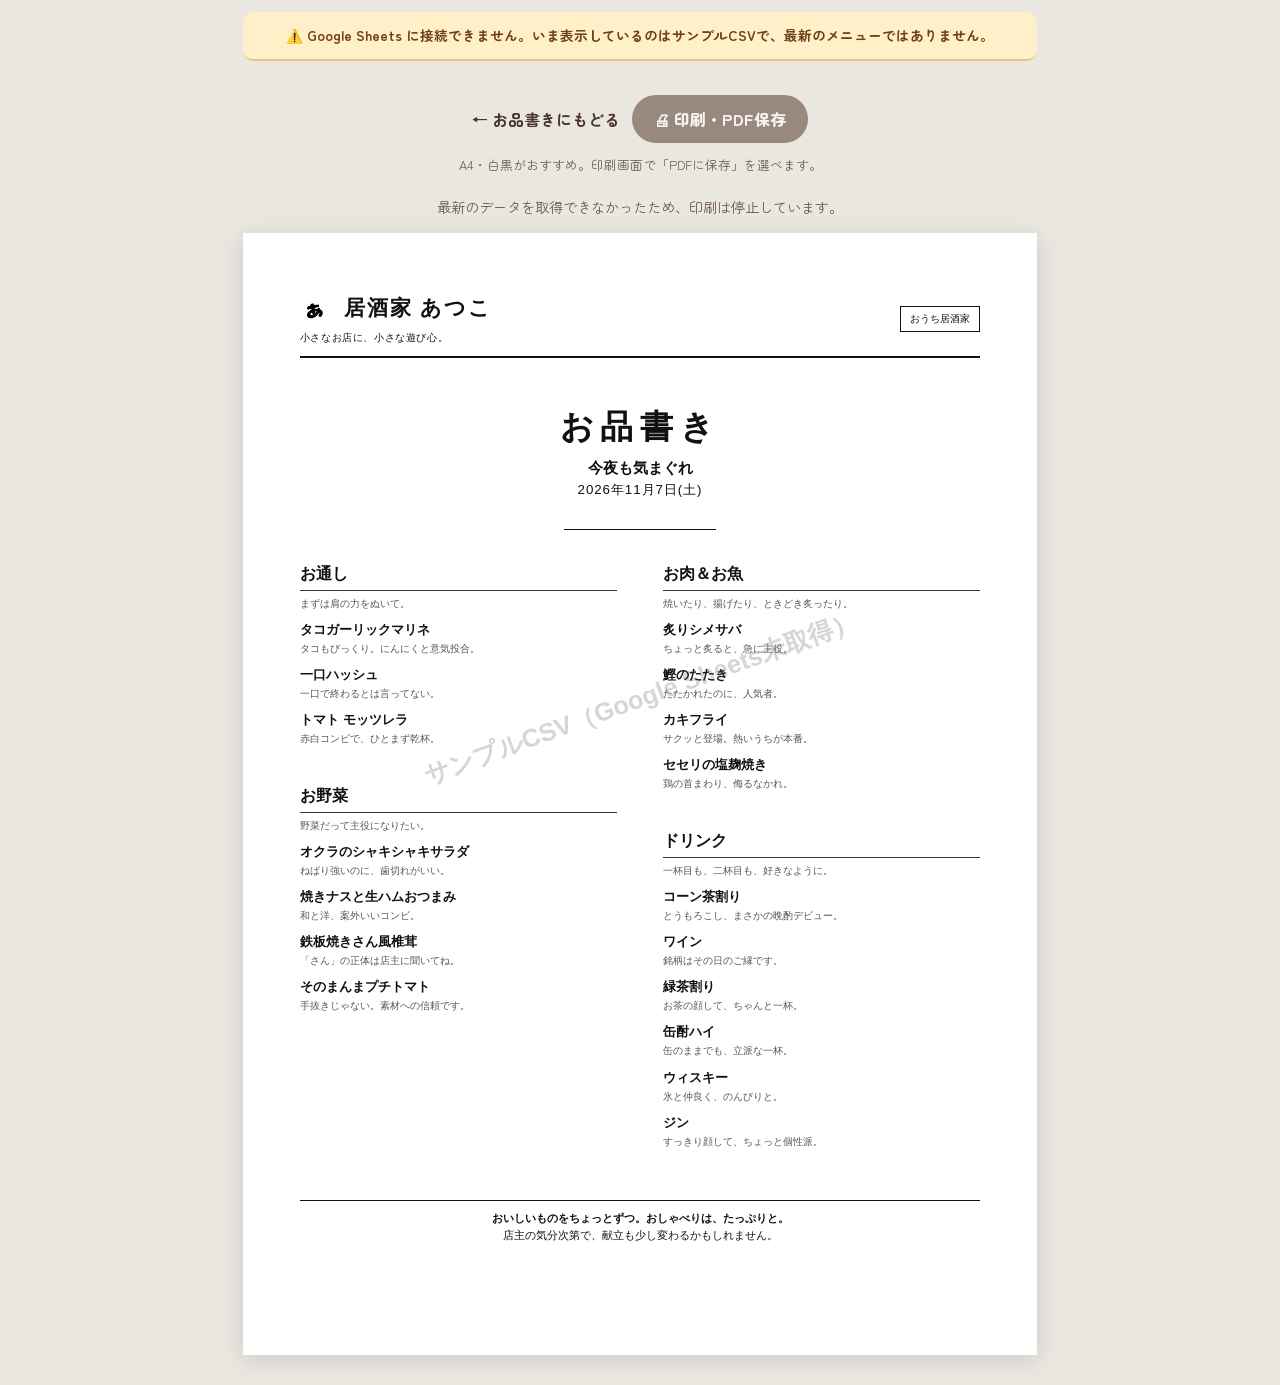
<file: docs/print.html>
<!DOCTYPE html>
<html xmlns="http://www.w3.org/1999/xhtml" lang="ja" xml:lang="ja"><head>

<meta charset="utf-8">
<meta name="generator" content="quarto-1.6.39">

<meta name="viewport" content="width=device-width, initial-scale=1.0, user-scalable=yes">


<title>居酒家あつこ | A4お品書き – 居酒家あつこ</title>
<style>
code{white-space: pre-wrap;}
span.smallcaps{font-variant: small-caps;}
div.columns{display: flex; gap: min(4vw, 1.5em);}
div.column{flex: auto; overflow-x: auto;}
div.hanging-indent{margin-left: 1.5em; text-indent: -1.5em;}
ul.task-list{list-style: none;}
ul.task-list li input[type="checkbox"] {
  width: 0.8em;
  margin: 0 0.8em 0.2em -1em; /* quarto-specific, see https://github.com/quarto-dev/quarto-cli/issues/4556 */ 
  vertical-align: middle;
}
.display.math{display: block; text-align: center; margin: 0.5rem auto;}
</style>


<link href="./assets/favicon.png" rel="icon" type="image/png">


<link rel="stylesheet" href="css/atsuko.css">
</head>

<body>


<header id="title-block-header">


</header>


<div data-page="print" class="print-site">
  <div class="print-actions" role="toolbar" aria-label="お品書き印刷操作">
    <a id="print-back" href="index.html">← お品書きにもどる</a>
    <button id="print-button" type="button" disabled="">🖨 印刷・PDF保存</button>
    <p class="print-help">A4・白黒がおすすめ。印刷画面で「PDFに保存」を選べます。</p>
  </div>
  <p id="print-status" class="print-status" role="status" aria-live="polite">お品書きを準備しています…</p>
  <main id="print-sheet" class="print-sheet" aria-label="A4印刷用のお品書き" hidden=""><header id="title-block-header" class="quarto-title-block"><h1 class="title">居酒家あつこ | A4お品書き</h1></header>
    <header class="print-head">
      <div>
        <p class="print-brand"><img src="assets/favicon.png" class="print-brand-icon" alt="" width="32" height="32"> 居酒家 <span>あつこ</span></p>
        <p class="print-tagline">小さなお店に、小さな遊び心。</p>
      </div>
      <div class="print-head-label">おうち居酒家</div>
    </header>
    <div class="print-cover">
      <h1 class="print-main-title">お品書き</h1>
      <p id="print-edition-title" class="print-edition-title"></p>
      <p id="print-date" class="print-date"></p>
      <hr class="print-rule">
    </div>
    <p id="print-demo" class="print-demo" hidden="">※ サンプルデータ（架空のメニュー）です</p>
    <div id="print-categories" class="print-categories"></div>
    <footer class="print-bottom">
      <p class="print-greeting">おいしいものをちょっとずつ。おしゃべりは、たっぷりと。</p>
      <p>店主の気分次第で、献立も少し変わるかもしれません。</p>
    </footer>
  </main>
</div>


<script src="js/site.js" defer=""></script>




</body></html>
</file>
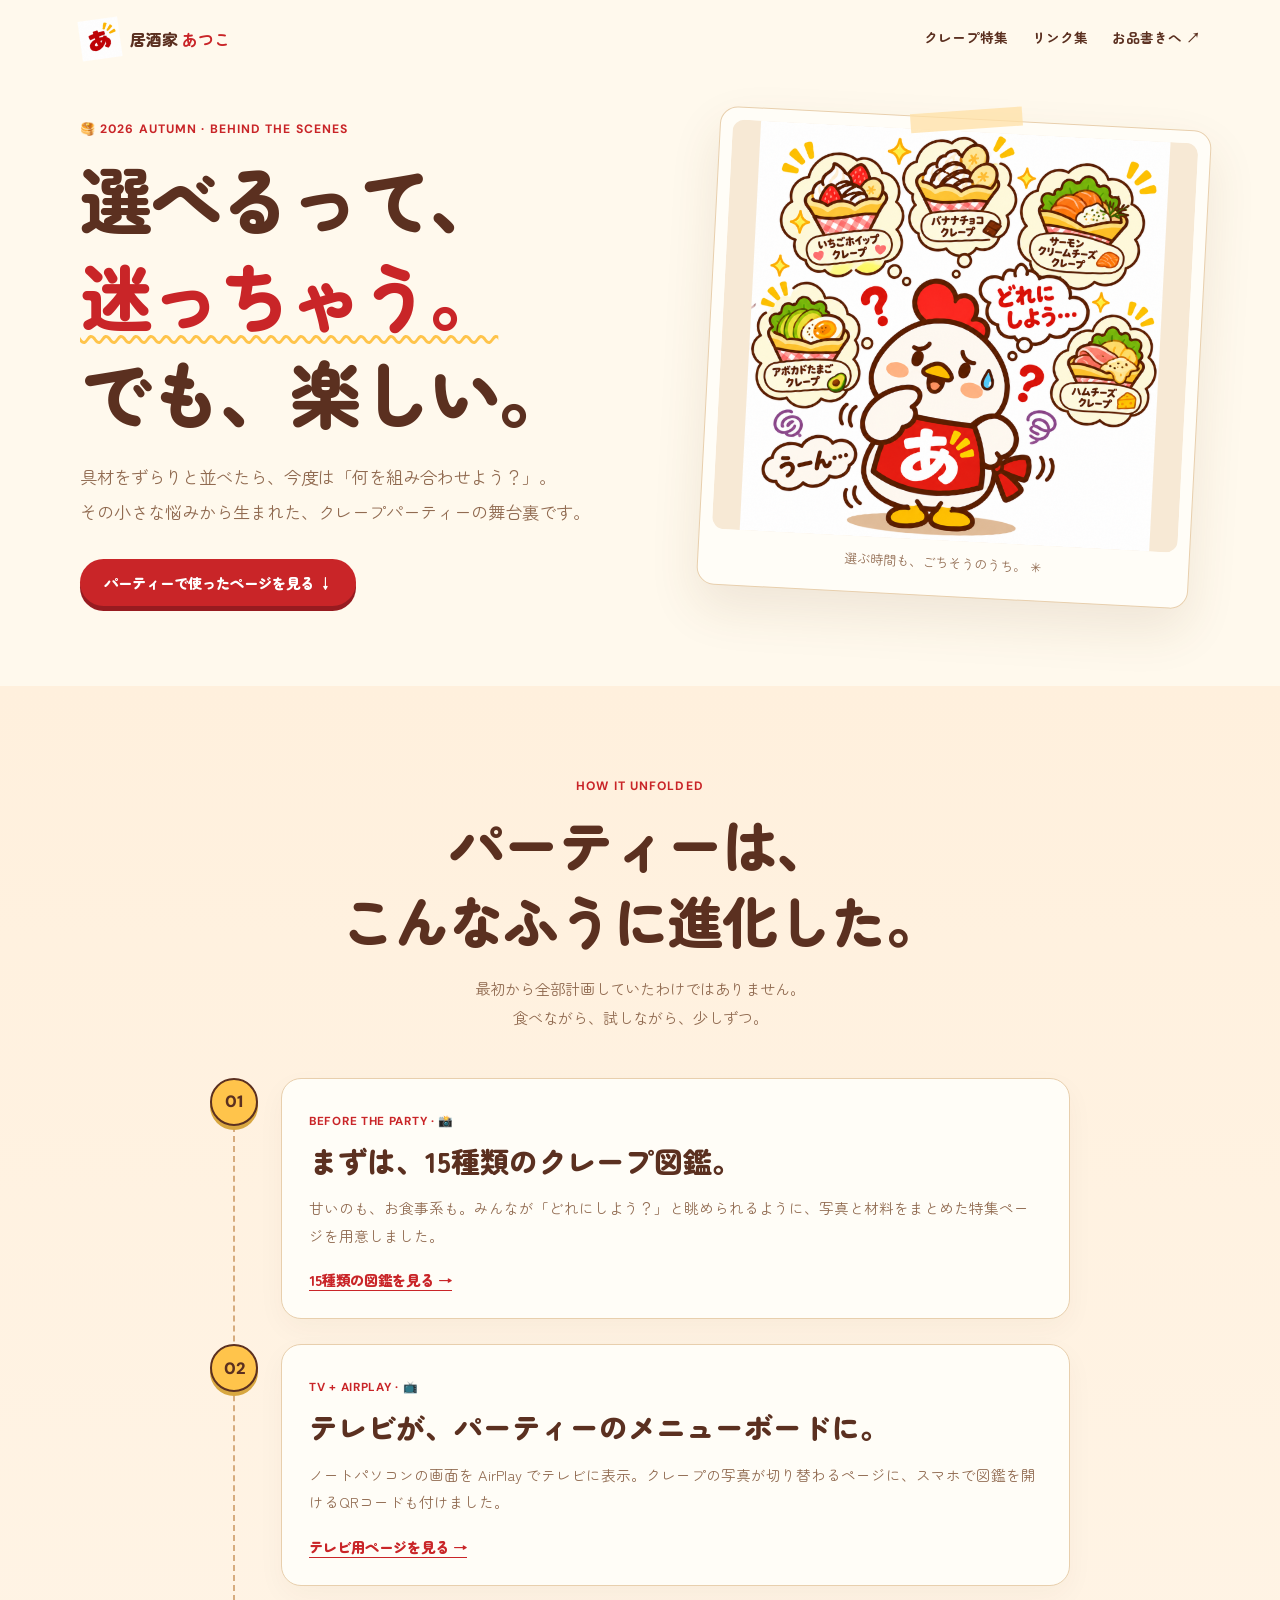
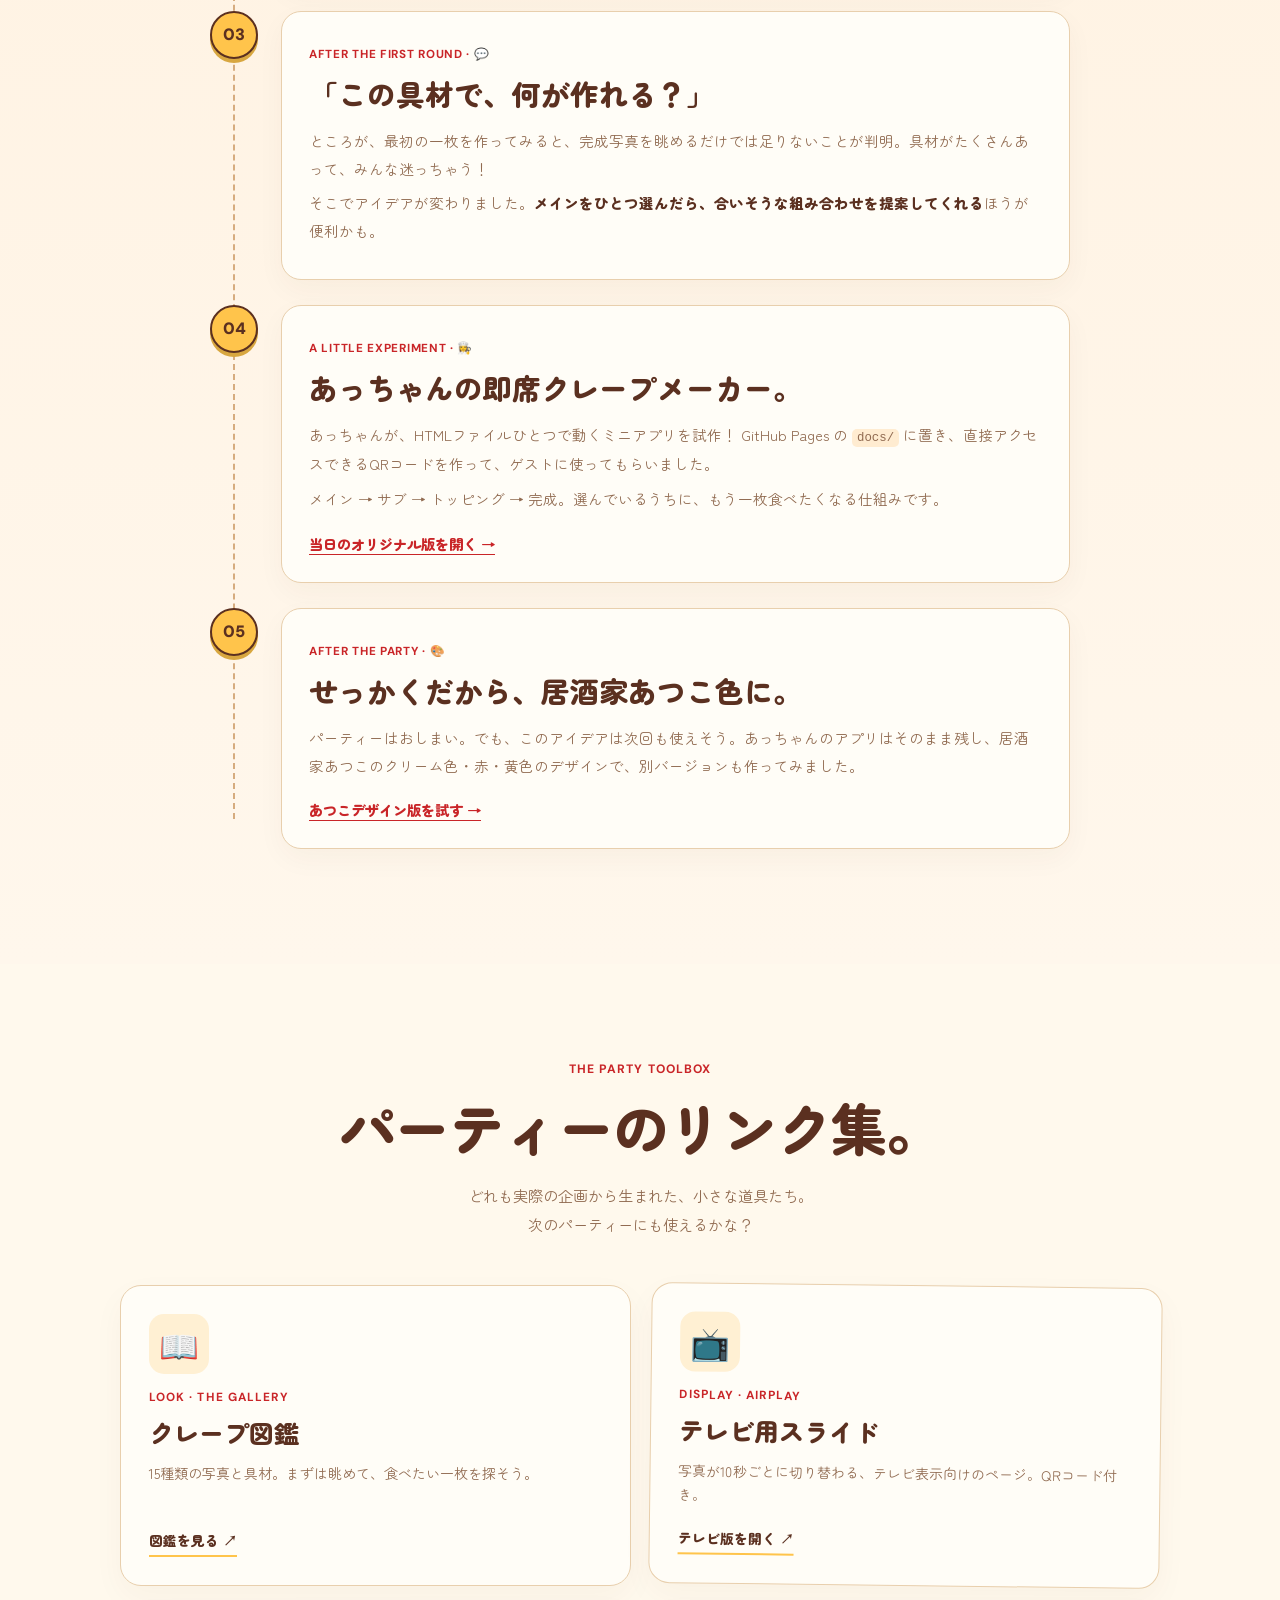
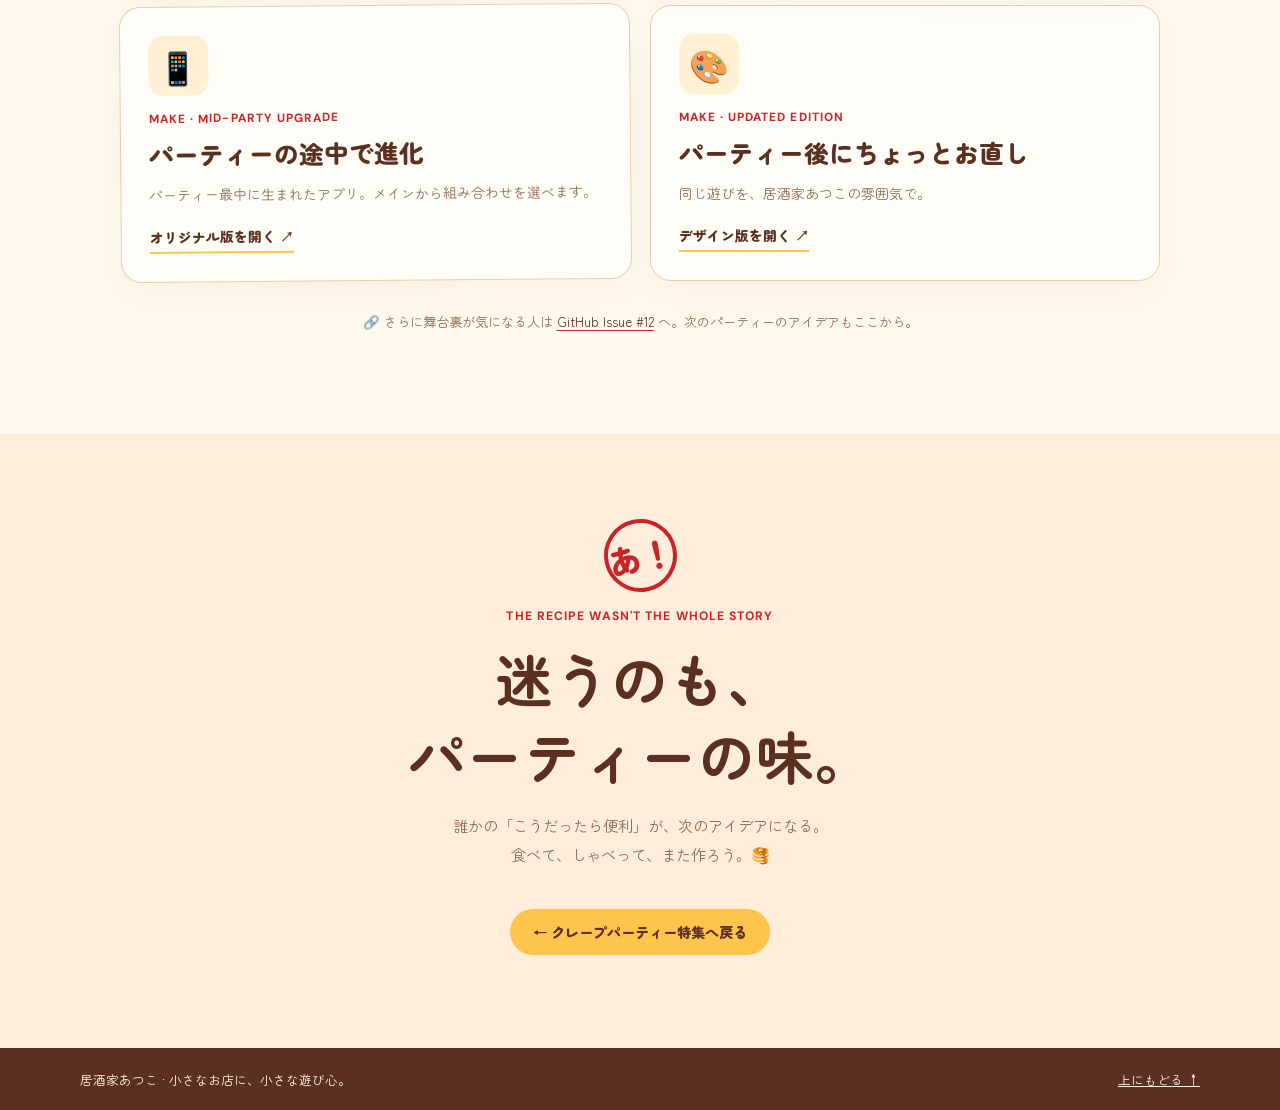
<file: special/crepe-party-autumn26/behind-the-scenes.html>
<!doctype html>
<html lang="ja">
<head>
  <meta charset="utf-8">
  <meta name="viewport" content="width=device-width,initial-scale=1,viewport-fit=cover">
  <meta name="theme-color" content="#fff9ed">
  <meta name="description" content="2026年秋の出張あつこクレープパーティー。テレビ、QRコード、そして具材選びアプリが生まれた舞台裏。">
  <title>クレープパーティーの舞台裏 | 居酒家あつこ</title>
  <link rel="icon" href="../../assets/favicon.png">
  <link rel="stylesheet" href="crepe-party.css">
  <link rel="stylesheet" href="behind-the-scenes.css">
</head>
<body>
<div class="crepe-site backstage" id="top">
  <a class="skip-link" href="#story">舞台裏のおはなしへ</a>
  <header class="crepe-header">
    <a class="crepe-brand" href="../../index.html" aria-label="居酒家あつこ ホームへ">
      <img src="../../assets/favicon.png" alt="" width="40" height="40">
      <span>居酒家 <strong>あつこ</strong></span>
    </a>
    <nav class="crepe-topnav" aria-label="ページナビゲーション">
      <a href="index.html">クレープ特集</a>
      <a href="#links">リンク集</a>
      <a href="../../index.html">お品書きへ ↗</a>
    </nav>
  </header>

  <main>
    <section class="backstage-hero" aria-labelledby="page-title">
      <div class="backstage-hero-copy">
        <p class="crepe-eyebrow">🥞 2026 AUTUMN · BEHIND THE SCENES</p>
        <h1 id="page-title">選べるって、<br><span>迷っちゃう。</span><br>でも、楽しい。</h1>
        <p>具材をずらりと並べたら、今度は「何を組み合わせよう？」。<br>その小さな悩みから生まれた、クレープパーティーの舞台裏です。</p>
        <a class="backstage-jump" href="#links">パーティーで使ったページを見る <span aria-hidden="true">↓</span></a>
      </div>
      <figure class="backstage-photo">
        <img src="chara/choices_choices.png" alt="何食べよう" width="680" height="700" loading="eager">
        <figcaption>選ぶ時間も、ごちそうのうち。 ✳</figcaption>
      </figure>
    </section>

    <section class="backstage-story" id="story" aria-labelledby="story-title">
      <div class="backstage-section-title">
        <p class="crepe-eyebrow">HOW IT UNFOLDED</p>
        <h2 id="story-title">パーティーは、<br>こんなふうに進化した。</h2>
        <p>最初から全部計画していたわけではありません。<br>食べながら、試しながら、少しずつ。</p>
      </div>
      <ol class="backstage-timeline">
        <li>
          <span class="backstage-number">01</span>
          <div class="backstage-moment">
            <span class="backstage-tag">BEFORE THE PARTY · 📸</span>
            <h3>まずは、15種類のクレープ図鑑。</h3>
            <p>甘いのも、お食事系も。みんなが「どれにしよう？」と眺められるように、写真と材料をまとめた特集ページを用意しました。</p>
            <a href="index.html">15種類の図鑑を見る →</a>
          </div>
        </li>
        <li>
          <span class="backstage-number">02</span>
          <div class="backstage-moment">
            <span class="backstage-tag">TV + AIRPLAY · 📺</span>
            <h3>テレビが、パーティーのメニューボードに。</h3>
            <p>ノートパソコンの画面を AirPlay でテレビに表示。クレープの写真が切り替わるページに、スマホで図鑑を開けるQRコードも付けました。</p>
            <a href="tv.html">テレビ用ページを見る →</a>
          </div>
        </li>
        <li>
          <span class="backstage-number">03</span>
          <div class="backstage-moment">
            <span class="backstage-tag">AFTER THE FIRST ROUND · 💬</span>
            <h3>「この具材で、何が作れる？」</h3>
            <p>ところが、最初の一枚を作ってみると、完成写真を眺めるだけでは足りないことが判明。具材がたくさんあって、みんな迷っちゃう！</p>
            <p>そこでアイデアが変わりました。<strong>メインをひとつ選んだら、合いそうな組み合わせを提案してくれる</strong>ほうが便利かも。</p>
          </div>
        </li>
        <li>
          <span class="backstage-number">04</span>
          <div class="backstage-moment">
            <span class="backstage-tag">A LITTLE EXPERIMENT · 👩‍🍳</span>
            <h3>あっちゃんの即席クレープメーカー。</h3>
            <p>あっちゃんが、HTMLファイルひとつで動くミニアプリを試作！ GitHub Pages の <code>docs/</code> に置き、直接アクセスできるQRコードを作って、ゲストに使ってもらいました。</p>
            <p>メイン → サブ → トッピング → 完成。選んでいるうちに、もう一枚食べたくなる仕組みです。</p>
            <a href="crepe_party_photo.html">当日のオリジナル版を開く →</a>
          </div>
        </li>
        <li>
          <span class="backstage-number">05</span>
          <div class="backstage-moment">
            <span class="backstage-tag">AFTER THE PARTY · 🎨</span>
            <h3>せっかくだから、居酒家あつこ色に。</h3>
            <p>パーティーはおしまい。でも、このアイデアは次回も使えそう。あっちゃんのアプリはそのまま残し、居酒家あつこのクリーム色・赤・黄色のデザインで、別バージョンも作ってみました。</p>
            <a href="crepe_party_atsuko.html">あつこデザイン版を試す →</a>
          </div>
        </li>
      </ol>
    </section>

    <section class="backstage-links" id="links" aria-labelledby="links-title">
      <div class="backstage-section-title">
        <p class="crepe-eyebrow">THE PARTY TOOLBOX</p>
        <h2 id="links-title">パーティーのリンク集。</h2>
        <p>どれも実際の企画から生まれた、小さな道具たち。<br>次のパーティーにも使えるかな？</p>
      </div>
      <div class="backstage-link-grid">
        <a class="backstage-link-card" href="index.html">
          <span class="backstage-link-icon" aria-hidden="true">📖</span>
          <span class="backstage-link-type">LOOK · THE GALLERY</span>
          <strong>クレープ図鑑</strong>
          <span>15種類の写真と具材。まずは眺めて、食べたい一枚を探そう。</span>
          <span class="backstage-link-cta">図鑑を見る <span aria-hidden="true">↗</span></span>
        </a>
        <a class="backstage-link-card" href="tv.html">
          <span class="backstage-link-icon" aria-hidden="true">📺</span>
          <span class="backstage-link-type">DISPLAY · AIRPLAY</span>
          <strong>テレビ用スライド</strong>
          <span>写真が10秒ごとに切り替わる、テレビ表示向けのページ。QRコード付き。</span>
          <span class="backstage-link-cta">テレビ版を開く <span aria-hidden="true">↗</span></span>
        </a>
        <a class="backstage-link-card" href="crepe_party_photo.html">
          <span class="backstage-link-icon" aria-hidden="true">📱</span>
          <span class="backstage-link-type">MAKE · MID-PARTY UPGRADE</span>
          <strong>パーティーの途中で進化</strong>
          <span>パーティー最中に生まれたアプリ。メインから組み合わせを選べます。</span>
          <span class="backstage-link-cta">オリジナル版を開く <span aria-hidden="true">↗</span></span>
        </a>
        <a class="backstage-link-card" href="crepe_party_atsuko.html">
          <span class="backstage-link-icon" aria-hidden="true">🎨</span>
          <span class="backstage-link-type">MAKE · UPDATED EDITION</span>
          <strong>パーティー後にちょっとお直し</strong>
          <span>同じ遊びを、居酒家あつこの雰囲気で。</span>
          <span class="backstage-link-cta">デザイン版を開く <span aria-hidden="true">↗</span></span>
        </a>
      </div>
      <p class="backstage-extra">🔗 さらに舞台裏が気になる人は <a href="https://github.com/chichacha/wobbly-chicken/issues/12">GitHub Issue #12</a> へ。次のパーティーのアイデアもここから。</p>
    </section>

    <section class="backstage-end">
      <span class="backstage-stamp" aria-hidden="true">あ！</span>
      <p class="crepe-eyebrow">THE RECIPE WASN'T THE WHOLE STORY</p>
      <h2>迷うのも、<br>パーティーの味。</h2>
      <p>誰かの「こうだったら便利」が、次のアイデアになる。<br>食べて、しゃべって、また作ろう。🥞</p>
      <a href="index.html">← クレープパーティー特集へ戻る</a>
    </section>
  </main>

  <footer class="crepe-footer">
    <span>居酒家あつこ · 小さなお店に、小さな遊び心。</span>
    <a href="#top">上にもどる ↑</a>
  </footer>
</div>
</body>
</html>
</file>
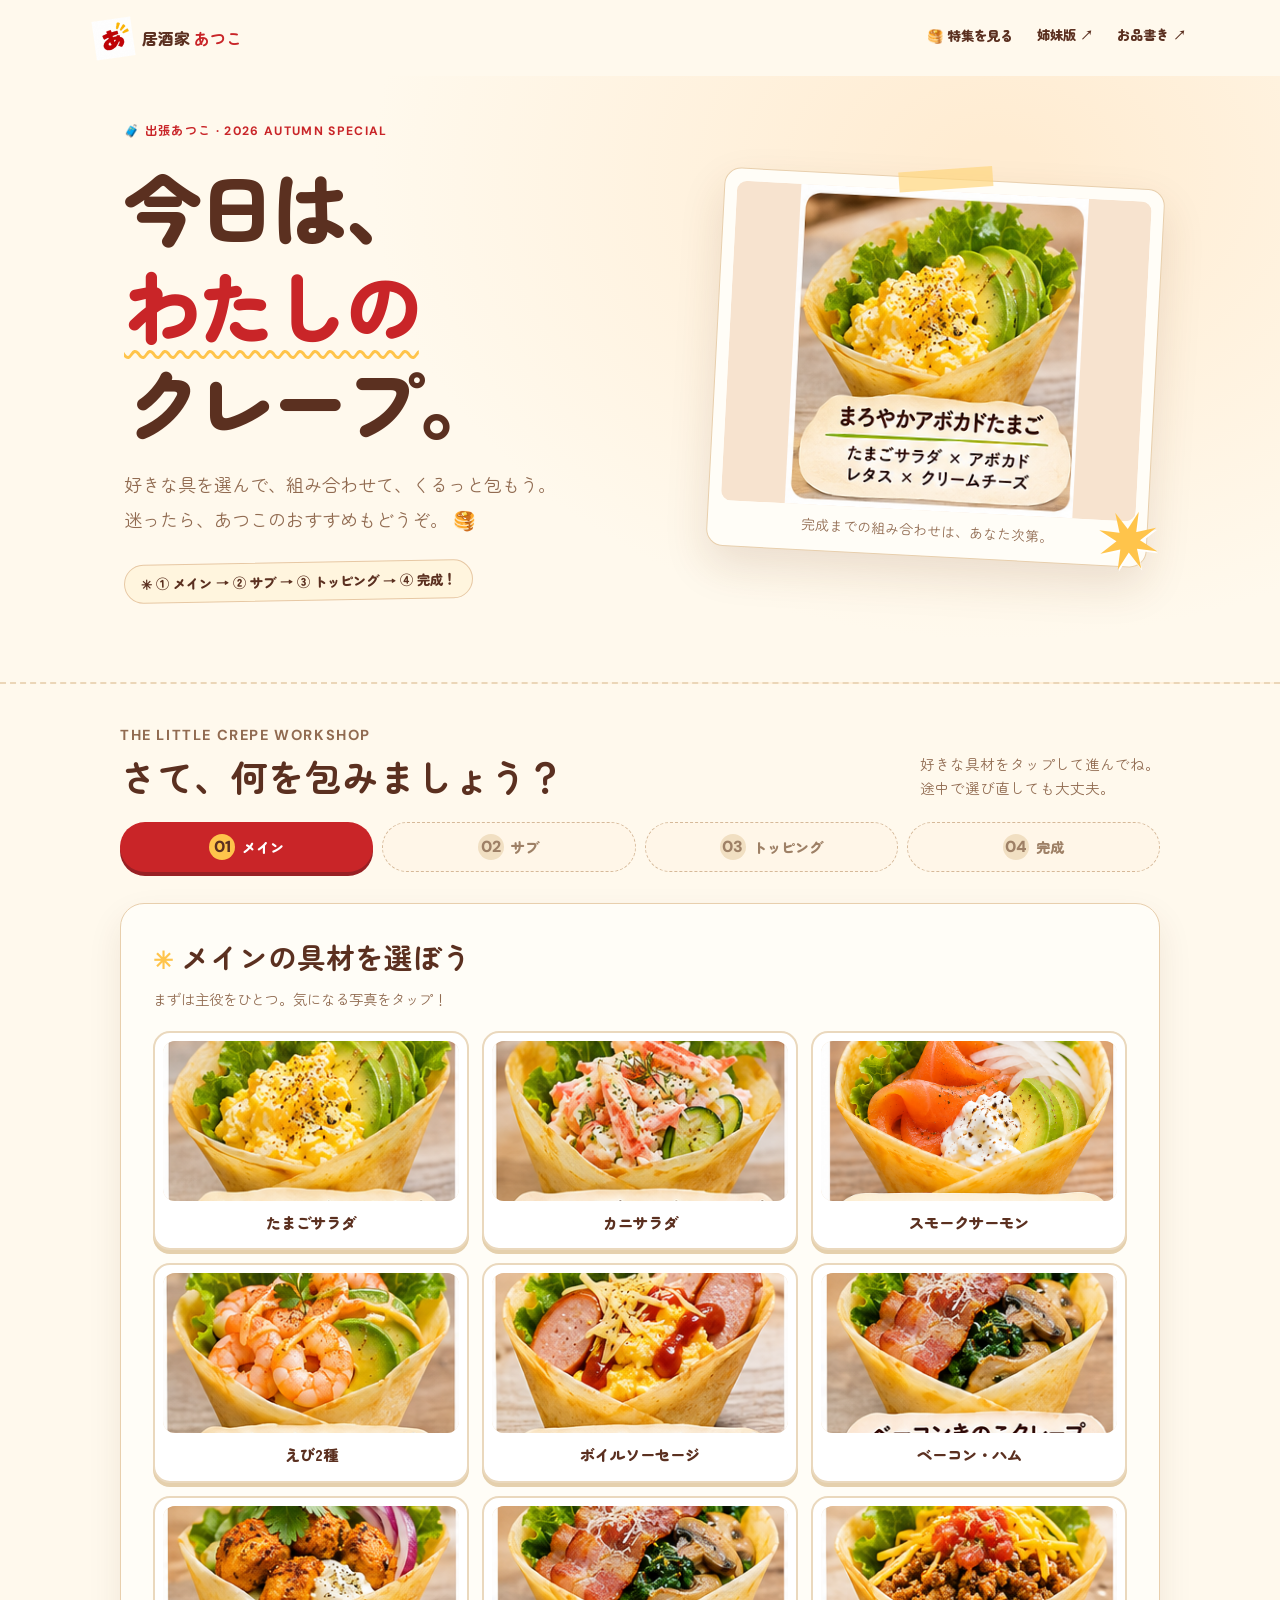
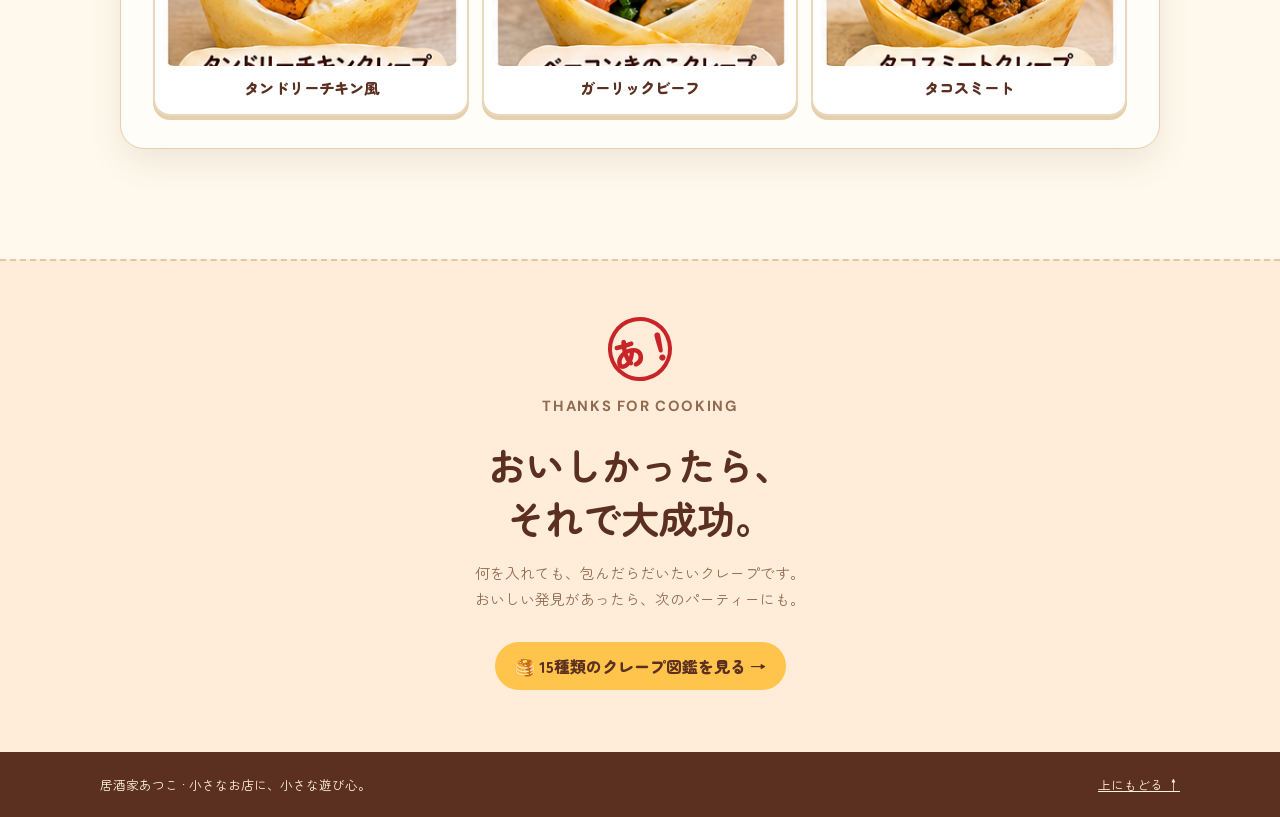
<file: special/crepe-party-autumn26/crepe_party_atsuko.html>
<!doctype html>
<html lang="ja">
<head>
  <meta charset="utf-8">
  <meta name="viewport" content="width=device-width,initial-scale=1,viewport-fit=cover">
  <meta name="theme-color" content="#fff9ed">
  <meta name="description" content="居酒家あつこのクレープメーカー。メイン、サブ、トッピングを選んで、あなただけのクレープを作ろう。">
  <title>わたしのクレープメーカー | 居酒家あつこ</title>
  <link rel="icon" href="../../assets/favicon.png">
  <link rel="stylesheet" href="crepe_party_atsuko.css">
  <script src="crepe_party_atsuko.js" defer></script>
</head>
<body>
<div class="maker-site" id="top">
  <a class="skip-link" href="#mainPanel">クレープメーカーへ移動</a>
  <header class="maker-header">
    <a class="maker-brand" href="../../index.html" aria-label="居酒家あつこ トップページへ">
      <img src="../../assets/favicon.png" width="39" height="39" alt="">
      <span>居酒家 <strong>あつこ</strong></span>
    </a>
    <nav class="maker-nav" aria-label="サイトナビゲーション">
      <a href="index.html">🥞 特集を見る</a>
      <a href="crepe_party_photo.html">姉妹版 ↗</a>
      <a href="../../index.html">お品書き ↗</a>
    </nav>
  </header>

  <section class="maker-hero" aria-labelledby="maker-title">
    <div class="hero-inner">
      <div>
        <p class="eyebrow">🧳 出張あつこ · 2026 AUTUMN SPECIAL</p>
        <h1 id="maker-title">今日は、<br><em>わたしの</em><br>クレープ。</h1>
        <p class="hero-lead">好きな具を選んで、組み合わせて、くるっと包もう。<br>迷ったら、あつこのおすすめもどうぞ。 🥞</p>
        <p class="hero-small">✳ ① メイン → ② サブ → ③ トッピング → ④ 完成！</p>
      </div>
      <figure class="hero-photo">
        <img src="images/01_たまごアボカド.png" width="680" height="700" alt="たまごアボカドのクレープ" loading="eager">
        <figcaption>完成までの組み合わせは、あなた次第。</figcaption>
        <span class="hero-spark" aria-hidden="true">✷</span>
      </figure>
    </div>
  </section>

  <main class="maker-main">
    <div class="intro-row">
      <div>
        <p class="eyebrow">THE LITTLE CREPE WORKSHOP</p>
        <h2>さて、何を包みましょう？</h2>
      </div>
      <p>好きな具材をタップして進んでね。<br>途中で選び直しても大丈夫。</p>
    </div>
    <div class="steps" aria-label="作る手順">
      <div class="step active" id="st1"><span class="num">01</span><span>メイン</span></div>
      <div class="step" id="st2"><span class="num">02</span><span>サブ</span></div>
      <div class="step" id="st3"><span class="num">03</span><span>トッピング</span></div>
      <div class="step" id="st4"><span class="num">04</span><span>完成</span></div>
    </div>

    <section class="panel" id="mainPanel">
      <h2>メインの具材を選ぼう</h2>
      <p class="hint">まずは主役をひとつ。気になる写真をタップ！</p>
      <div class="choices" id="mains"></div>
    </section>

    <section class="panel hidden" id="ideasPanel">
      <h2 id="ideasTitle">こんなクレープが作れるよ！</h2>
      <p class="hint">おすすめの組み合わせを選ぶと、サブとトッピングがまとめて入るよ。自分で変えてもOK。</p>
      <p class="photoNote">※ 写真は盛り付けの参考です。選んだ材料をそのまま再現したものではありません。</p>
      <div class="recipes" id="ideas"></div>
    </section>

    <section class="panel hidden" id="subPanel">
      <h2>サブの具材を選ぼう</h2>
      <p class="hint">いくつ選んでもOK。トッピングのおすすめが変わるよ。</p>
      <div class="choices" id="subs"></div>
      <div class="actions">
        <button class="btn" id="goTops" type="button">このサブでトッピングを選ぶ →</button>
      </div>
    </section>

    <section class="panel hidden" id="topPanel">
      <h2>仕上げのトッピングを選ぼう</h2>
      <p class="hint" id="topIntro"></p>
      <p class="photoNote">※ 完成写真はアレンジの参考イメージ。具材の名前もチェックしてね。</p>
      <div class="recipes" id="topSuggestions"></div>
      <p class="subhead">ほかのトッピングも自由にどうぞ ✳</p>
      <div class="choices" id="tops"></div>
      <div class="actions">
        <button class="btn secondary" id="backSubs" type="button">← サブを選び直す</button>
        <button class="btn" id="finish" type="button">完成イメージを見る →</button>
      </div>
    </section>

    <section class="panel hidden" id="resultPanel">
      <h2>あなたのクレープ、完成！ 🥳</h2>
      <div class="result">
        <p class="photoNote">※ 写真は近いアレンジの参考イメージです。</p>
        <h2 id="resultName"></h2>
        <div class="preview">
          <div id="resultArt"></div>
          <div>
            <div id="resultIngredients"></div>
            <p id="resultDesc"></p>
          </div>
        </div>
      </div>
      <div class="actions">
        <button class="btn secondary" id="edit" type="button">トッピングを変更</button>
        <button class="btn secondary" id="reset" type="button">もうひとつ作る</button>
        <button class="btn" id="copy" type="button">組み合わせをコピー</button>
      </div>
      <span id="copyStatus" role="status" aria-live="polite"></span>
    </section>
  </main>
  <section class="maker-end">
    <div class="stamp" aria-hidden="true">あ！</div>
    <p class="eyebrow">THANKS FOR COOKING</p>
    <h2>おいしかったら、<br>それで大成功。</h2>
    <p>何を入れても、包んだらだいたいクレープです。<br>おいしい発見があったら、次のパーティーにも。</p>
    <a href="index.html">🥞 15種類のクレープ図鑑を見る →</a>
  </section>
  <footer class="maker-footer">
    <span>居酒家あつこ · 小さなお店に、小さな遊び心。</span>
    <a href="#top">上にもどる ↑</a>
  </footer>
</div>
</body>
</html>
</file>
<file: docs/css/atsuko.css>
@import url('https://fonts.googleapis.com/css2?family=DM+Sans:wght@400;500;600;700&family=Zen+Maru+Gothic:wght@400;500;700;900&display=swap');

:root {
  --paper: #fff8ed;
  --paper-deep: #f9e8cc;
  --white: #fffdfa;
  --ink: #572a17;
  --ink-soft: #926c51;
  --red: #c80718;
  --yellow: #ffbb21;
  --stroke: #ebd5b6;
  --shadow: 0 14px 40px rgba(88, 42, 21, .07);
}

* { box-sizing: border-box; }
html { scroll-behavior: smooth; scroll-padding-top: 90px; }
body {
  margin: 0; background: var(--paper); color: var(--ink);
  font-family: 'Zen Maru Gothic', 'Hiragino Maru Gothic ProN', 'Yu Gothic', sans-serif;
  -webkit-font-smoothing: antialiased;
}
.atsuko-site { overflow: clip; min-height: 100vh; }
a { color: inherit; }
button { font: inherit; }
.sr-only { position: absolute; width: 1px; height: 1px; padding: 0; margin: -1px; overflow: hidden; clip: rect(0,0,0,0); white-space: nowrap; border: 0; }

.site-header { width: min(1080px, 100% - 48px); margin: auto; height: 80px; display: flex; align-items: center; justify-content: space-between; gap: 16px; }
.wordmark { display: flex; align-items: center; gap: 10px; font-weight: 700; font-size: 1rem; text-decoration: none; white-space: nowrap; }
.wordmark strong { color: var(--red); font-weight: 900; }
.wordmark-icon { display: inline-flex; align-items: center; justify-content: center; background: #ffedcd; border: 1px solid var(--stroke); border-radius: 50%; width: 38px; height: 38px; }
.header-link { font-size: .82rem; text-decoration: none; border-bottom: 2px solid var(--yellow); padding-bottom: 5px; font-weight: 700; }
.header-link span { color: var(--red); margin-left: 5px; }

.hero { position: relative; text-align: center; padding: 44px 22px 100px; background: radial-gradient(ellipse 60% 58% at 50% 44%, #fffefa 0%, var(--paper) 100%); }
.eyebrow { font-size: .75rem; letter-spacing: .22em; color: var(--ink-soft); font-weight: 700; }
.logo-frame { width: min(440px, 76vw); margin: 22px auto 2px; }
.main-logo { width: 100%; display: block; height: auto; mix-blend-mode: multiply; }
.hero-kicker { margin: 15px 0 7px; font-size: clamp(1.15rem, 2.8vw, 1.5rem); font-weight: 900; letter-spacing: .05em; }
.hero-copy { line-height: 2; margin: 0 auto 22px; font-size: .96rem; color: #815840; }
.primary-link { display: inline-flex; align-items: center; gap: 24px; border-radius: 100px; text-decoration: none; font-weight: 900; color: white; padding: 14px 26px; background: var(--red); box-shadow: 0 6px 0 #9c0612; transition: transform .2s, box-shadow .2s; }
.primary-link:hover, .primary-link:focus-visible { transform: translateY(3px); box-shadow: 0 3px 0 #9c0612; }
.hero-small { font-size: .74rem; color: var(--ink-soft); margin-top: 23px; }
.hero-spark { position: absolute; color: var(--yellow); font-size: clamp(2.6rem, 7vw, 5rem); }
.spark-left { top: 37%; left: max(6%, calc(50% - 365px)); transform: rotate(20deg); }
.spark-right { top: 22%; right: max(6%, calc(50% - 360px)); transform: rotate(-17deg); }

.scallop-divider { background: linear-gradient(135deg, transparent 12px, var(--paper-deep) 0) 0 0/24px 24px, linear-gradient(225deg, transparent 12px, var(--paper-deep) 0) 0 0/24px 24px; background-repeat: repeat-x; background-color: var(--paper); height: 26px; display: flex; justify-content: center; gap: 72px; }
.scallop-divider span { position: relative; top: -7px; z-index: 1; color: var(--red); }
.menu-area { background: var(--paper-deep); padding: 75px max(24px, calc((100% - 1080px) / 2)) 96px; }
.section-intro { text-align: center; }
.section-tag { color: var(--red); font: 700 .72rem 'DM Sans', sans-serif; letter-spacing: .28em; }
.section-intro h2 { font-size: clamp(2rem, 5vw, 3.3rem); margin: 10px 0 13px; letter-spacing: .06em; font-weight: 900; }
.menu-star { color: var(--yellow); margin-left: 6px; font-size: .8em; }
.section-intro p { margin: 0; line-height: 1.9; color: #805b45; font-size: .95rem; }
.category-nav { margin: 32px auto 10px; display: flex; flex-wrap: wrap; justify-content: center; gap: 10px; }
.category-chip { background: var(--white); border: 1px solid #e3cba9; padding: 9px 17px; border-radius: 100px; text-decoration: none; font-size: .87rem; font-weight: 700; box-shadow: 0 3px 0 rgba(93, 44, 23, .06); transition: transform .2s, background .2s; }
.category-chip:hover, .category-chip:focus-visible { background: #fff0d3; transform: translateY(-2px); }
.menu-status { text-align: center; font-size: .82rem; min-height: 2em; color: var(--ink-soft); margin: 15px 0 20px; }
.menu-status--ready { color: #986e4b; }
.menu-status--error { color: #a6212a; }
.menu-grid { display: grid; grid-template-columns: repeat(2, minmax(0, 1fr)); gap: 26px; align-items: start; }
.menu-card { background: var(--white); border: 1.5px solid var(--stroke); border-radius: 23px; padding: 28px 28px 17px; box-shadow: var(--shadow); scroll-margin-top: 24px; }
.menu-card:nth-child(4n + 2) { transform: rotate(.5deg); }
.menu-card:nth-child(4n + 3) { transform: rotate(-.45deg); }
.card-heading { display: flex; align-items: flex-start; gap: 12px; padding-bottom: 17px; border-bottom: 2px dashed #ead6b6; }
.card-emoji { font-size: 2rem; background: #fff2d9; border-radius: 14px; display: grid; place-items: center; min-width: 52px; height: 52px; }
.card-title { margin: 0 0 5px; font-size: 1.4rem; font-weight: 900; }
.card-description { margin: 0; color: var(--ink-soft); font-size: .79rem; line-height: 1.6; }
.dish-list { padding: 0; margin: 0; list-style: none; }
.dish { padding: 15px 0; border-bottom: 1px solid #f2e4d1; }
.dish:last-child { border-bottom: 0; }
.dish-name { font-size: 1.02rem; font-weight: 900; margin: 0 0 3px; }
.dish-line { margin: 0; font-size: .82rem; line-height: 1.65; color: #987357; }
.dish--unavailable { opacity: .52; }
.dish--unavailable .dish-name { text-decoration: line-through; text-decoration-thickness: 1px; }
.sold-out { font-size: .68rem; color: var(--red); letter-spacing: .06em; font-weight: 700; }

.omakase { margin: 45px auto 0; padding: 22px 28px; display: flex; align-items: center; gap: 24px; background: #fff9eb; border-radius: 22px; border: 2px dashed #d7b58a; }
.omakase-symbol { color: var(--red); font-size: 3.4rem; line-height: 1; }
.omakase-copy { flex: 1; }
.omakase-label { font-size: .71rem; margin: 0 0 4px; font-weight: 900; color: var(--red); }
.omakase h3 { font-size: 1.18rem; margin: 0 0 6px; font-weight: 900; }
.random-result { margin: 0; line-height: 1.6; color: #886046; font-size: .84rem; }
.random-result--pop { animation: pop .35s ease-out; }
.random-button { flex-shrink: 0; border: 0; border-radius: 100px; padding: 12px 20px; color: var(--ink); background: var(--yellow); font-size: .85rem; font-weight: 900; cursor: pointer; box-shadow: 0 4px 0 #d39615; }
.random-button:hover:not(:disabled) { filter: brightness(1.04); }
.random-button:focus-visible { outline: 3px solid var(--red); outline-offset: 3px; }
.random-button:disabled { opacity: .55; cursor: not-allowed; }
@keyframes pop { from { transform: scale(.96); opacity: .4; } to { transform: scale(1); opacity: 1; } }

.house-rules { text-align: center; padding: 88px 24px 98px; max-width: 700px; margin: 0 auto; }
.house-rules h2 { font-weight: 900; font-size: clamp(1.6rem, 4vw, 2.6rem); margin: 6px 0 35px; }
.rules-list { padding: 0; margin: auto; max-width: 530px; }
.rules-list div { padding: 15px 0; border-bottom: 1px dashed #dcbf9b; display: grid; grid-template-columns: 125px 1fr; align-items: baseline; text-align: left; gap: 22px; }
.rules-list dt { color: var(--red); font-size: .92rem; font-weight: 900; }
.rules-list dd { margin: 0; font-size: 1.1rem; font-weight: 700; }
.rules-footnote { color: var(--ink-soft); margin-top: 27px; font-size: .82rem; }
.site-footer { padding: 24px max(24px, calc((100% - 1080px) / 2)); background: var(--ink); color: #ffebd1; display: flex; align-items: center; justify-content: space-between; font-size: .77rem; gap: 20px; }
.site-footer a { white-space: nowrap; text-decoration: none; border-bottom: 1px solid #ffebd1; }

@media (max-width: 760px) {
  .site-header { width: calc(100% - 32px); height: 70px; }
  .wordmark { font-size: .93rem; }
  .hero { padding-top: 35px; padding-bottom: 82px; }
  .logo-frame { width: min(370px, 80vw); }
  .hero-spark { opacity: .6; }
  .spark-left { left: 2%; top: 27%; }
  .spark-right { right: 2%; top: 17%; }
  .menu-area { padding: 65px 16px 75px; }
  .menu-grid { max-width: 550px; margin: 0 auto; grid-template-columns: minmax(0, 1fr); gap: 19px; }
  .menu-card:nth-child(n) { transform: none; }
  .menu-card { padding: 24px 23px 10px; }
  .omakase { max-width: 550px; flex-wrap: wrap; gap: 14px; }
  .omakase-symbol { font-size: 2.5rem; }
  .random-button { width: 100%; }
}
@media (max-width: 430px) {
  .header-link { font-size: .72rem; }
  .hero { padding-left: 16px; padding-right: 16px; }
  .hero-small { font-size: .69rem; }
  .section-intro p { font-size: .84rem; }
  .category-chip { font-size: .8rem; padding: 8px 13px; }
  .card-title { font-size: 1.22rem; }
  .rules-list div { grid-template-columns: 90px 1fr; gap: 12px; }
  .rules-list dd { font-size: .95rem; }
  .site-footer { flex-wrap: wrap; justify-content: center; text-align: center; }
}
@media (prefers-reduced-motion: reduce) {
  html { scroll-behavior: auto; }
  .random-result--pop { animation: none; }
  .primary-link, .category-chip { transition: none; }
}

/* ===========================================
   V1.5 — two pages, the noren, and menu archive
   =========================================== */
:root { --green: #286456; }
.atsuko-site { isolation: isolate; }
.atsuko-site img { max-width: 100%; }
.atsuko-site a:focus-visible,
.atsuko-site button:focus-visible,
.atsuko-site select:focus-visible { outline: 3px solid var(--red); outline-offset: 4px; }
.header-nav { display: flex; align-items: center; gap: clamp(12px,3vw,24px); }
.header-link { display: inline-block; white-space: nowrap; border-bottom: 2px solid transparent; }
.header-link:hover, .header-link.is-active { border-color: var(--yellow); }
.wordmark img { width: 36px; height: 36px; object-fit: cover; border-radius: 50%; border: 1px solid #f2d6c1; background: #fff; }

.hero { padding-top: 24px; }
.hero-kicker { color: var(--red); }
.noren { width: 176px; height: 78px; margin: 4px auto 0; display: flex; justify-content: center; align-items: flex-start; position: relative; }
.noren-cord { position: absolute; top: 0; width: 198px; height: 7px; border-radius: 10px; background: #552b1c; z-index: 2; }
.noren-piece { width: 80px; height: 69px; background: #ae291a; color: #fff9e9; font-weight: 900; font-size: .75rem; display: flex; align-items: center; justify-content: center; border-radius: 0 0 5px 5px; border-bottom: 6px solid #d45d3e; box-shadow: 0 6px 7px rgba(66,28,10,.12); animation: noren-open .85s ease-out both; }
.noren-piece--left { transform-origin: top left; margin-right: 3px; animation-delay: .08s; }
.noren-piece--right { transform-origin: top right; font-size: 1.4rem; animation-delay: .18s; }
@keyframes noren-open { from { transform: scaleY(.17) rotate(-4deg); opacity: .4; } to { transform: scaleY(1) rotate(0); opacity: 1; } }
.hero .logo-frame { margin-top: 3px; }

.note-area { background: var(--paper); padding: 36px 20px 50px; }
.note-card { width: min(810px,100%); margin: auto; display: flex; align-items: center; gap: 25px; padding: 28px 32px; border: 2px dashed #e1c7a4; border-radius: 26px; background: #fffdf7; box-shadow: 0 8px 25px rgba(90,45,17,.045); transform: rotate(-.55deg); }
.note-stamp { width: 80px; height: 80px; min-width: 80px; display: grid; place-items: center; color: var(--red); font-weight: 900; font-size: 3rem; line-height: 1; border: 5px solid var(--red); border-radius: 50%; transform: rotate(-12deg); }
.tiny-label { margin: 0 0 8px; color: var(--red); font-weight: 900; font-family: 'DM Sans',sans-serif; letter-spacing: .16em; font-size: .69rem; }
.note-card h2 { font-size: 1.25rem; margin: 0 0 9px; font-weight: 900; }
.owner-note { margin: 0; color: var(--ink); font-size: 1.07rem; line-height: 1.85; font-weight: 700; }
.noren-message { margin: 9px 0 0; color: #936a50; font-size: .86rem; line-height: 1.7; }
.edition-title { font-weight: 900; color: var(--red) !important; font-size: 1.06rem !important; margin-bottom: 3px !important; }
.edition-date { color: var(--ink-soft); font-size: .81rem !important; margin-bottom: 17px !important; }
.category-nav { flex-wrap: nowrap; justify-content: flex-start; overflow-x: auto; padding: 7px 8px 15px; scroll-snap-type: x proximity; scrollbar-width: thin; -webkit-overflow-scrolling: touch; }
.category-chip { flex: 0 0 auto; scroll-snap-align: start; }

.archive-invite { display: flex; align-items: center; gap: 20px; background: #fffefa; padding: 25px; border: 2px solid #eed8b7; border-radius: 22px; margin: 35px 0 0; }
.archive-invite > span { font-size: 2.5rem; line-height: 1; }
.archive-invite > div { flex: 1; }
.archive-invite h3 { font-size: 1.12rem; margin: 0 0 3px; }
.archive-invite p { font-size: .85rem; color: var(--ink-soft); margin: 0; }
.outlined-link { background: #fff0d8; border: 1px solid #d9a878; color: var(--ink); padding: 13px 18px; border-radius: 100px; text-decoration: none; font-weight: 900; font-size: .83rem; white-space: nowrap; }
.outlined-link:hover { background: #ffe4ba; }

.archive-hero { text-align: center; padding: 58px 20px 64px; background: radial-gradient(ellipse at center, #fffefa 8%, var(--paper) 72%); }
.archive-illustration { display: block; font-size: 3rem; margin: 0 auto 10px; }
.archive-hero .eyebrow { color: var(--red); letter-spacing: .18em; font-family: 'DM Sans',sans-serif; }
.archive-hero h1 { font-size: clamp(1.8rem,5vw,3.4rem); font-weight: 900; letter-spacing: .04em; margin: 8px auto 12px; }
.archive-hero > p:not(.eyebrow) { line-height: 1.9; color: var(--ink-soft); margin: 0 0 22px; }
.back-link { display: inline-block; text-decoration: none; border-bottom: 2px solid var(--yellow); padding: 4px 0; font-weight: 900; }
.archive-area { padding: 58px max(20px, calc((100% - 1120px) / 2)) 90px; background: var(--paper-deep); }
.archive-layout { display: grid; grid-template-columns: minmax(240px, 315px) minmax(0, 1fr); align-items: start; gap: 28px; }
.archive-picker { background: #fffcf5; border: 1px solid var(--stroke); border-radius: 22px; padding: 23px; position: sticky; top: 20px; }
.archive-picker h2 { font-weight: 900; font-size: 1.3rem; margin: 0 0 22px; }
.archive-picker label { color: var(--ink-soft); font-size: .76rem; font-weight: 900; display: block; margin-bottom: 8px; }
.archive-picker select { display: block; width: 100%; color: var(--ink); font-family: inherit; background: #fff; border: 1px solid #dac29e; border-radius: 11px; padding: 11px 8px; font-size: .84rem; min-height: 44px; }
.archive-date-list { display: grid; gap: 10px; margin-top: 18px; }
.archive-date-button { text-align: left; display: flex; flex-direction: column; gap: 4px; width: 100%; color: var(--ink); background: #fff; border: 1px solid #ebd8bc; border-radius: 13px; padding: 13px 15px; cursor: pointer; transition: background .2s, border-color .2s; }
.archive-date-button:hover { background: #fff6e5; }
.archive-date-button.is-selected { border: 2px solid #bd3e24; background: #fff0de; padding: 12px 14px; }
.archive-date-main { font-weight: 900; font-size: .83rem; }
.archive-date-caption { font-size: .81rem; color: #876148; }
.sample-badge { align-self: flex-start; background: #f2e7ce; color: #795b3b; padding: 2px 7px; font-size: .66rem; border-radius: 6px; }
.archive-view { min-width: 0; }
.archive-view .menu-status:empty { display: none; }
.archive-detail-heading { padding: 28px 26px 24px; background: #fffdf8; border: 1px solid var(--stroke); border-radius: 20px; margin-bottom: 20px; }
.archive-detail-title { font-size: clamp(1.5rem,3vw,2.15rem); font-weight: 900; margin: 4px 0 5px; }
.archive-detail-date { font-size: .9rem; color: var(--ink-soft); margin: 0 0 12px; }
.archive-demo-note { color: #916643; font-size: .77rem; background: #fff2d8; padding: 7px 9px; border-radius: 7px; margin: 0 0 12px; }
.archive-quote { padding: 15px 20px; border-left: 4px solid var(--red); background: #fff7e9; margin: 8px 0 0; color: #765033; font-weight: 700; line-height: 1.9; border-radius: 0 9px 9px 0; }
.archive-grid { grid-template-columns: minmax(0,1fr); gap: 18px; }
.archive-grid .menu-card { transform: none; }
.archive-footnote { margin: 35px auto 0; font-size: .85rem; color: #805c41; text-align: center; }
.empty-state { padding: 40px 20px; border-radius: 15px; background: #fffaf3; color: var(--ink-soft); text-align: center; }

@media (max-width: 760px) {
  .header-nav { gap: 11px; }
  .note-area { padding: 23px 16px 37px; }
  .note-card { gap: 18px; padding: 22px 19px; transform: none; }
  .note-stamp { min-width: 54px; width: 54px; height: 54px; border-width: 3px; font-size: 2rem; }
  .owner-note { font-size: .98rem; }
  .category-nav { max-width: 550px; margin-left: auto; margin-right: auto; }
  .archive-invite { max-width: 550px; margin-left: auto; margin-right: auto; flex-wrap: wrap; gap: 12px; }
  .archive-invite > span { font-size: 2rem; }
  .archive-invite .outlined-link { width: 100%; text-align: center; }
  .archive-layout { grid-template-columns: minmax(0,1fr); gap: 20px; }
  .archive-area { padding: 28px 16px 70px; }
  .archive-picker { position: static; padding: 20px; }
  .archive-date-list { grid-template-columns: repeat(2,minmax(0,1fr)); }
  .archive-view { width: min(100%,550px); margin: 0 auto; }
}
@media (max-width: 430px) {
  .site-header { width: calc(100% - 22px); }
  .wordmark { gap: 5px; font-size: .82rem; }
  .wordmark img { width: 30px; height: 30px; }
  .header-link { font-size: .75rem; }
  .note-card { gap: 11px; padding: 17px 14px; }
  .note-card h2 { font-size: 1.11rem; }
  .noren { transform: scale(.92); transform-origin: center top; }
  .archive-date-list { grid-template-columns: minmax(0,1fr); }
}
@media (prefers-reduced-motion: reduce) {
  .noren-piece { animation: none; }
  .archive-date-button { transition: none; }
}

/* Quarto's generated title block isn't part of this custom layout. */
#title-block-header { display: none; }

/* V1.6 — little A4 print invitations on the current and archive pages */
.print-menu-link {
  display: inline-flex; align-items: center; justify-content: center; gap: .5em;
  margin: 14px 0 2px; padding: 10px 17px;
  border: 1.5px solid #a76a4c; border-radius: 100px;
  background: #fffdf7; color: #693a27;
  font-weight: 900; font-size: .83rem; text-decoration: none;
  box-shadow: 0 3px 0 rgba(88,42,21,.06);
}
.print-menu-link:hover { background: #fff5e1; }
.archive-detail-heading .print-menu-link { margin-top: 13px; }

/* A4 layout is separate from the web layout: monochrome + zero ink-heavy blocks. */
body.atsuko-print-page { background: #eae7e1; color: #111; }
.print-actions {
  display: flex; flex-wrap: wrap; align-items: center; justify-content: center;
  gap: 12px; padding: 22px 16px; max-width: 800px; margin: auto;
  font-family: 'Zen Maru Gothic','Hiragino Kaku Gothic ProN','Yu Gothic',sans-serif;
}
.print-actions a { text-decoration: none; color: #49362b; font-weight: 700; }
.print-actions button { border: 0; background: #492b1d; color: white; border-radius: 24px; padding: 12px 22px; font-weight: 900; cursor: pointer; }
.print-actions button:disabled { cursor: wait; opacity: .5; }
.print-actions .print-help { flex-basis: 100%; text-align: center; font-size: .8rem; margin: 0; color: #6d6159; }
.print-status { text-align: center; font-size: .9rem; color: #6f5a4e; margin: 0 0 16px; }
.print-status:empty { display: none; }
.print-sheet {
  width: 210mm; min-height: 297mm; max-width: 100%;
  margin: 0 auto 30px; padding: 16mm 15mm 13mm;
  background: #fff; color: #111; box-shadow: 0 4px 22px rgba(0,0,0,.13);
  font-family: 'Hiragino Kaku Gothic ProN','Yu Gothic','Noto Sans CJK JP',sans-serif;
}
.print-head { display: flex; justify-content: space-between; align-items: center; border-bottom: 2px solid #111; padding-bottom: 11px; gap: 14px; }
.print-brand { margin: 0; font-size: 16pt; font-weight: 800; letter-spacing: .09em; }
.print-brand span { font-weight: 900; }
.print-inkstamp { display: inline-grid; place-items: center; width: 31px; height: 31px; border: 1.5px solid #111; border-radius: 50%; margin-right: 4px; font-size: 16pt; line-height: 1; vertical-align: middle; }
.print-tagline { font-size: 7.5pt; margin: 6px 0 0; letter-spacing: .06em; }
.print-head-label { font-size: 7.5pt; border: 1px solid #111; padding: 5px 9px; white-space: nowrap; }
.print-cover { text-align: center; padding: 13mm 0 9mm; }
.print-main-title { margin: 0; font-size: 25pt; letter-spacing: .2em; line-height: 1.2; font-weight: 800; }
.print-edition-title { margin: 12px 0 3px; font-size: 11pt; font-weight: 700; }
.print-date { margin: 0; font-size: 10pt; letter-spacing: .07em; }
.print-rule { width: 40mm; border: 0; border-top: 1px solid #111; margin: 8mm auto 0; }
.print-categories { column-count: 2; column-gap: 12mm; column-fill: balance; }
.print-category { display: inline-block; vertical-align: top; break-inside: avoid; page-break-inside: avoid; width: 100%; margin: 0 0 8mm; }
.print-category-title { font-size: 12pt; font-weight: 800; margin: 0 0 7px; border-bottom: 1px solid #333; padding-bottom: 5px; }
.print-category-note { font-size: 7.5pt; margin: -1px 0 9px; color: #555; }
.print-dish-list { list-style: none; margin: 0; padding: 0; }
.print-dish { margin-bottom: 9px; break-inside: avoid; page-break-inside: avoid; }
.print-dish-name { font-size: 10pt; font-weight: 700; margin: 0; line-height: 1.5; }
.print-dish-line { font-size: 7.6pt; margin: 1px 0 0; line-height: 1.5; color: #555; }
.print-bottom { border-top: 1px solid #111; margin-top: 3mm; padding-top: 8px; text-align: center; }
.print-bottom p { margin: 3px 0; font-size: 8pt; }
.print-bottom .print-greeting { font-weight: 700; }
.print-demo { font-size: 8pt; border: 1px dashed #555; padding: 4px; text-align: center; margin: 0 0 10px; }

@media screen and (max-width: 680px) {
  .print-sheet { padding: 8vw 6vw; }
  .print-categories { column-count: 1; }
  .print-main-title { font-size: 21pt; }
  .print-brand { font-size: 13pt; }
}
@page { size: A4 portrait; margin: 12mm; }
@media print {
  html, body, body.atsuko-print-page { margin: 0 !important; padding: 0 !important; width: auto !important; background: white !important; color: #000 !important; }
  .print-actions, .print-status, #title-block-header, #quarto-header, .quarto-title, #quarto-footer, .site-footer { display: none !important; }
  .print-sheet { box-shadow: none !important; width: auto !important; min-height: 0 !important; max-width: none !important; padding: 0 !important; margin: 0 !important; background: #fff !important; }
  .print-categories { column-count: 2 !important; column-gap: 11mm !important; }
  .print-category { break-inside: avoid; page-break-inside: avoid; }
  .print-dish { break-inside: avoid; page-break-inside: avoid; }
  .print-head { padding-bottom: 7px; }
  .print-cover { padding: 9mm 0 7mm; }
  .print-main-title { font-size: 23pt; }
  .print-category { margin-bottom: 5mm; }
  .print-dish { margin-bottom: 6px; }
  a { color: #000 !important; text-decoration: none !important; }
}


/* ============================================
   V1.8 — Original typography, tilted menu boards.
   Zen Maru Gothic + DM Sans are the only web fonts.
   ============================================ */
.site-header {
  position: relative;
  height: 86px;
}
.site-header::after {
  content: '';
  position: absolute;
  left: 0;
  right: 0;
  bottom: 5px;
  border-bottom: 1px dashed #dfc7a4;
  transform: rotate(-.3deg);
  pointer-events: none;
}
.wordmark { gap: 12px; transform: rotate(-.4deg); }
.wordmark img {
  width: 45px;
  height: 45px;
  object-fit: contain;
  padding: 2px;
  border: 2px solid #dfb990;
  border-radius: 15px 11px 17px 9px;
  background: var(--white);
  box-shadow: 2px 4px 0 #f2e1c6;
  transform: rotate(-10deg);
  flex: none;
}
.menu-card {
  border-radius: 29px 20px 35px 16px;
  border-color: #e4cba9;
  box-shadow: 3px 5px 0 rgba(155,95,45,.10), 0 12px 28px rgba(88,42,21,.045);
}
.menu-card:nth-child(4n + 1) { transform: rotate(-.6deg); }
.menu-card:nth-child(4n + 2) { transform: rotate(1deg); }
.menu-card:nth-child(4n + 3) { transform: rotate(-1deg); }
.menu-card:nth-child(4n + 4) { transform: rotate(.6deg); }
.note-card { transform: rotate(-.55deg); border-radius: 29px 20px 30px 16px; }
.archive-invite { transform: rotate(-.4deg); border-radius: 26px 16px 29px 17px; }
.omakase { transform: rotate(.4deg); border-radius: 27px 18px 29px 17px; }

.data-source-warning {
  width: 100%;
  padding: 12px 20px;
  background: #fff0c9;
  color: #734119;
  border-bottom: 2px solid #e3c68b;
  font-size: .86rem;
  font-weight: 700;
  line-height: 1.65;
  text-align: center;
}
.print-site .data-source-warning { max-width: 210mm; margin: 12px auto; border-radius: 10px; }
.print-sheet--fallback { position: relative; }
.print-sheet--fallback::before {
  content: 'サンプルCSV（Google Sheets未取得）';
  position: absolute;
  top: 40%; left: 5%; right: 5%;
  font-size: 19pt; font-weight: 800; text-align: center;
  transform: rotate(-20deg);
  color: rgba(90,90,90,.25);
  pointer-events: none; z-index: 2;
}
@media (max-width: 760px) {
  .site-header { height: 76px; }
  .menu-card:nth-child(4n + 1) { transform: rotate(-.45deg); }
  .menu-card:nth-child(4n + 2) { transform: rotate(.6deg); }
  .menu-card:nth-child(4n + 3) { transform: rotate(-.65deg); }
  .menu-card:nth-child(4n + 4) { transform: rotate(.45deg); }
}
@media (max-width: 430px) {
  .wordmark { font-size: .82rem; gap: 7px; }
  .wordmark img { width: 37px; height: 37px; }
  .header-nav { gap: 8px; }
  .header-link { font-size: .71rem; }
}
@media (max-width: 355px) {
  .wordmark { font-size: .75rem; }
  .header-link { font-size: .66rem; }
}
@media print {
  .data-source-warning { display: none !important; }
  .print-sheet--fallback::before { color: rgba(80,80,80,.27) !important; }
}

/* Existing favicon is also a discreet ink mark on the A4 menu. */
.print-brand-icon {
  display: inline-block;
  width: 30px;
  height: 30px;
  margin-right: 6px;
  object-fit: contain;
  vertical-align: middle;
  filter: grayscale(1) contrast(2.2);
}
@media print { .print-brand-icon { filter: grayscale(1) contrast(2.2) !important; } }



.note-stamp img {
  width: 100%;
  height: 100%;
  object-fit: contain;
  display: block;
}

/* Homepage feature: Autumn crepe party.
   Scoped to the homepage so the special page keeps its own styling. */
.home-special-area {
  padding: 8px 20px 58px;
  background: var(--paper);
}
.home-special {
  width: min(810px, 100%);
  margin: 0 auto;
  display: grid;
  grid-template-columns: minmax(0, 235px) minmax(0, 1fr);
  overflow: hidden;
  border: 2px solid #e3c29e;
  border-radius: 27px 18px 29px 17px;
  background: var(--white);
  color: var(--ink);
  text-decoration: none;
  box-shadow: 3px 5px 0 rgba(155,95,45,.10), 0 12px 28px rgba(88,42,21,.06);
  transition: transform .2s ease, box-shadow .2s ease;
}
.home-special:hover {
  color: var(--ink);
  transform: translateY(-3px);
  box-shadow: 3px 8px 0 rgba(155,95,45,.10), 0 16px 32px rgba(88,42,21,.08);
}
.home-special-media {
  display: block;
  min-width: 0;
  background: #fff0d8;
}
.home-special-media img {
  display: block;
  width: 100%;
  height: 100%;
  min-height: 220px;
  object-fit: cover;
}
.home-special-content {
  display: flex;
  flex-direction: column;
  align-items: flex-start;
  justify-content: center;
  gap: 10px;
  min-width: 0;
  padding: 25px 28px;
}
.home-special-label {
  color: var(--red);
  font-size: .73rem;
  font-weight: 900;
  letter-spacing: .06em;
}
.home-special-title {
  font-size: clamp(1.35rem, 2.8vw, 1.85rem);
  line-height: 1.35;
  font-weight: 900;
}
.home-special-description {
  color: var(--ink-soft);
  font-size: .88rem;
  line-height: 1.8;
}
.home-special-cta {
  display: inline-block;
  margin-top: 4px;
  padding: 9px 17px;
  border-radius: 100px;
  background: var(--yellow);
  color: var(--ink);
  font-size: .83rem;
  font-weight: 900;
}
@media (max-width: 600px) {
  .home-special-area { padding: 0 16px 44px; }
  .home-special { grid-template-columns: minmax(0, 1fr); }
  .home-special-media img { height: 180px; min-height: 0; object-position: center; }
  .home-special-content { padding: 20px; gap: 8px; }
  .home-special-title { font-size: 1.4rem; }
  .home-special-cta { margin-top: 2px; }
}
@media (prefers-reduced-motion: reduce) {
  .home-special { transition: none; }
}
</file>
<file: css/atsuko.css>
@import url('https://fonts.googleapis.com/css2?family=DM+Sans:wght@400;500;600;700&family=Zen+Maru+Gothic:wght@400;500;700;900&display=swap');

:root {
  --paper: #fff8ed;
  --paper-deep: #f9e8cc;
  --white: #fffdfa;
  --ink: #572a17;
  --ink-soft: #926c51;
  --red: #c80718;
  --yellow: #ffbb21;
  --stroke: #ebd5b6;
  --shadow: 0 14px 40px rgba(88, 42, 21, .07);
}

* { box-sizing: border-box; }
html { scroll-behavior: smooth; scroll-padding-top: 90px; }
body {
  margin: 0; background: var(--paper); color: var(--ink);
  font-family: 'Zen Maru Gothic', 'Hiragino Maru Gothic ProN', 'Yu Gothic', sans-serif;
  -webkit-font-smoothing: antialiased;
}
.atsuko-site { overflow: clip; min-height: 100vh; }
a { color: inherit; }
button { font: inherit; }
.sr-only { position: absolute; width: 1px; height: 1px; padding: 0; margin: -1px; overflow: hidden; clip: rect(0,0,0,0); white-space: nowrap; border: 0; }

.site-header { width: min(1080px, 100% - 48px); margin: auto; height: 80px; display: flex; align-items: center; justify-content: space-between; gap: 16px; }
.wordmark { display: flex; align-items: center; gap: 10px; font-weight: 700; font-size: 1rem; text-decoration: none; white-space: nowrap; }
.wordmark strong { color: var(--red); font-weight: 900; }
.wordmark-icon { display: inline-flex; align-items: center; justify-content: center; background: #ffedcd; border: 1px solid var(--stroke); border-radius: 50%; width: 38px; height: 38px; }
.header-link { font-size: .82rem; text-decoration: none; border-bottom: 2px solid var(--yellow); padding-bottom: 5px; font-weight: 700; }
.header-link span { color: var(--red); margin-left: 5px; }

.hero { position: relative; text-align: center; padding: 44px 22px 100px; background: radial-gradient(ellipse 60% 58% at 50% 44%, #fffefa 0%, var(--paper) 100%); }
.eyebrow { font-size: .75rem; letter-spacing: .22em; color: var(--ink-soft); font-weight: 700; }
.logo-frame { width: min(440px, 76vw); margin: 22px auto 2px; }
.main-logo { width: 100%; display: block; height: auto; mix-blend-mode: multiply; }
.hero-kicker { margin: 15px 0 7px; font-size: clamp(1.15rem, 2.8vw, 1.5rem); font-weight: 900; letter-spacing: .05em; }
.hero-copy { line-height: 2; margin: 0 auto 22px; font-size: .96rem; color: #815840; }
.primary-link { display: inline-flex; align-items: center; gap: 24px; border-radius: 100px; text-decoration: none; font-weight: 900; color: white; padding: 14px 26px; background: var(--red); box-shadow: 0 6px 0 #9c0612; transition: transform .2s, box-shadow .2s; }
.primary-link:hover, .primary-link:focus-visible { transform: translateY(3px); box-shadow: 0 3px 0 #9c0612; }
.hero-small { font-size: .74rem; color: var(--ink-soft); margin-top: 23px; }
.hero-spark { position: absolute; color: var(--yellow); font-size: clamp(2.6rem, 7vw, 5rem); }
.spark-left { top: 37%; left: max(6%, calc(50% - 365px)); transform: rotate(20deg); }
.spark-right { top: 22%; right: max(6%, calc(50% - 360px)); transform: rotate(-17deg); }

.scallop-divider { background: linear-gradient(135deg, transparent 12px, var(--paper-deep) 0) 0 0/24px 24px, linear-gradient(225deg, transparent 12px, var(--paper-deep) 0) 0 0/24px 24px; background-repeat: repeat-x; background-color: var(--paper); height: 26px; display: flex; justify-content: center; gap: 72px; }
.scallop-divider span { position: relative; top: -7px; z-index: 1; color: var(--red); }
.menu-area { background: var(--paper-deep); padding: 75px max(24px, calc((100% - 1080px) / 2)) 96px; }
.section-intro { text-align: center; }
.section-tag { color: var(--red); font: 700 .72rem 'DM Sans', sans-serif; letter-spacing: .28em; }
.section-intro h2 { font-size: clamp(2rem, 5vw, 3.3rem); margin: 10px 0 13px; letter-spacing: .06em; font-weight: 900; }
.menu-star { color: var(--yellow); margin-left: 6px; font-size: .8em; }
.section-intro p { margin: 0; line-height: 1.9; color: #805b45; font-size: .95rem; }
.category-nav { margin: 32px auto 10px; display: flex; flex-wrap: wrap; justify-content: center; gap: 10px; }
.category-chip { background: var(--white); border: 1px solid #e3cba9; padding: 9px 17px; border-radius: 100px; text-decoration: none; font-size: .87rem; font-weight: 700; box-shadow: 0 3px 0 rgba(93, 44, 23, .06); transition: transform .2s, background .2s; }
.category-chip:hover, .category-chip:focus-visible { background: #fff0d3; transform: translateY(-2px); }
.menu-status { text-align: center; font-size: .82rem; min-height: 2em; color: var(--ink-soft); margin: 15px 0 20px; }
.menu-status--ready { color: #986e4b; }
.menu-status--error { color: #a6212a; }
.menu-grid { display: grid; grid-template-columns: repeat(2, minmax(0, 1fr)); gap: 26px; align-items: start; }
.menu-card { background: var(--white); border: 1.5px solid var(--stroke); border-radius: 23px; padding: 28px 28px 17px; box-shadow: var(--shadow); scroll-margin-top: 24px; }
.menu-card:nth-child(4n + 2) { transform: rotate(.5deg); }
.menu-card:nth-child(4n + 3) { transform: rotate(-.45deg); }
.card-heading { display: flex; align-items: flex-start; gap: 12px; padding-bottom: 17px; border-bottom: 2px dashed #ead6b6; }
.card-emoji { font-size: 2rem; background: #fff2d9; border-radius: 14px; display: grid; place-items: center; min-width: 52px; height: 52px; }
.card-title { margin: 0 0 5px; font-size: 1.4rem; font-weight: 900; }
.card-description { margin: 0; color: var(--ink-soft); font-size: .79rem; line-height: 1.6; }
.dish-list { padding: 0; margin: 0; list-style: none; }
.dish { padding: 15px 0; border-bottom: 1px solid #f2e4d1; }
.dish:last-child { border-bottom: 0; }
.dish-name { font-size: 1.02rem; font-weight: 900; margin: 0 0 3px; }
.dish-line { margin: 0; font-size: .82rem; line-height: 1.65; color: #987357; }
.dish--unavailable { opacity: .52; }
.dish--unavailable .dish-name { text-decoration: line-through; text-decoration-thickness: 1px; }
.sold-out { font-size: .68rem; color: var(--red); letter-spacing: .06em; font-weight: 700; }

.omakase { margin: 45px auto 0; padding: 22px 28px; display: flex; align-items: center; gap: 24px; background: #fff9eb; border-radius: 22px; border: 2px dashed #d7b58a; }
.omakase-symbol { color: var(--red); font-size: 3.4rem; line-height: 1; }
.omakase-copy { flex: 1; }
.omakase-label { font-size: .71rem; margin: 0 0 4px; font-weight: 900; color: var(--red); }
.omakase h3 { font-size: 1.18rem; margin: 0 0 6px; font-weight: 900; }
.random-result { margin: 0; line-height: 1.6; color: #886046; font-size: .84rem; }
.random-result--pop { animation: pop .35s ease-out; }
.random-button { flex-shrink: 0; border: 0; border-radius: 100px; padding: 12px 20px; color: var(--ink); background: var(--yellow); font-size: .85rem; font-weight: 900; cursor: pointer; box-shadow: 0 4px 0 #d39615; }
.random-button:hover:not(:disabled) { filter: brightness(1.04); }
.random-button:focus-visible { outline: 3px solid var(--red); outline-offset: 3px; }
.random-button:disabled { opacity: .55; cursor: not-allowed; }
@keyframes pop { from { transform: scale(.96); opacity: .4; } to { transform: scale(1); opacity: 1; } }

.house-rules { text-align: center; padding: 88px 24px 98px; max-width: 700px; margin: 0 auto; }
.house-rules h2 { font-weight: 900; font-size: clamp(1.6rem, 4vw, 2.6rem); margin: 6px 0 35px; }
.rules-list { padding: 0; margin: auto; max-width: 530px; }
.rules-list div { padding: 15px 0; border-bottom: 1px dashed #dcbf9b; display: grid; grid-template-columns: 125px 1fr; align-items: baseline; text-align: left; gap: 22px; }
.rules-list dt { color: var(--red); font-size: .92rem; font-weight: 900; }
.rules-list dd { margin: 0; font-size: 1.1rem; font-weight: 700; }
.rules-footnote { color: var(--ink-soft); margin-top: 27px; font-size: .82rem; }
.site-footer { padding: 24px max(24px, calc((100% - 1080px) / 2)); background: var(--ink); color: #ffebd1; display: flex; align-items: center; justify-content: space-between; font-size: .77rem; gap: 20px; }
.site-footer a { white-space: nowrap; text-decoration: none; border-bottom: 1px solid #ffebd1; }

@media (max-width: 760px) {
  .site-header { width: calc(100% - 32px); height: 70px; }
  .wordmark { font-size: .93rem; }
  .hero { padding-top: 35px; padding-bottom: 82px; }
  .logo-frame { width: min(370px, 80vw); }
  .hero-spark { opacity: .6; }
  .spark-left { left: 2%; top: 27%; }
  .spark-right { right: 2%; top: 17%; }
  .menu-area { padding: 65px 16px 75px; }
  .menu-grid { max-width: 550px; margin: 0 auto; grid-template-columns: minmax(0, 1fr); gap: 19px; }
  .menu-card:nth-child(n) { transform: none; }
  .menu-card { padding: 24px 23px 10px; }
  .omakase { max-width: 550px; flex-wrap: wrap; gap: 14px; }
  .omakase-symbol { font-size: 2.5rem; }
  .random-button { width: 100%; }
}
@media (max-width: 430px) {
  .header-link { font-size: .72rem; }
  .hero { padding-left: 16px; padding-right: 16px; }
  .hero-small { font-size: .69rem; }
  .section-intro p { font-size: .84rem; }
  .category-chip { font-size: .8rem; padding: 8px 13px; }
  .card-title { font-size: 1.22rem; }
  .rules-list div { grid-template-columns: 90px 1fr; gap: 12px; }
  .rules-list dd { font-size: .95rem; }
  .site-footer { flex-wrap: wrap; justify-content: center; text-align: center; }
}
@media (prefers-reduced-motion: reduce) {
  html { scroll-behavior: auto; }
  .random-result--pop { animation: none; }
  .primary-link, .category-chip { transition: none; }
}

/* ===========================================
   V1.5 — two pages, the noren, and menu archive
   =========================================== */
:root { --green: #286456; }
.atsuko-site { isolation: isolate; }
.atsuko-site img { max-width: 100%; }
.atsuko-site a:focus-visible,
.atsuko-site button:focus-visible,
.atsuko-site select:focus-visible { outline: 3px solid var(--red); outline-offset: 4px; }
.header-nav { display: flex; align-items: center; gap: clamp(12px,3vw,24px); }
.header-link { display: inline-block; white-space: nowrap; border-bottom: 2px solid transparent; }
.header-link:hover, .header-link.is-active { border-color: var(--yellow); }
.wordmark img { width: 36px; height: 36px; object-fit: cover; border-radius: 50%; border: 1px solid #f2d6c1; background: #fff; }

.hero { padding-top: 24px; }
.hero-kicker { color: var(--red); }
.noren { width: 176px; height: 78px; margin: 4px auto 0; display: flex; justify-content: center; align-items: flex-start; position: relative; }
.noren-cord { position: absolute; top: 0; width: 198px; height: 7px; border-radius: 10px; background: #552b1c; z-index: 2; }
.noren-piece { width: 80px; height: 69px; background: #ae291a; color: #fff9e9; font-weight: 900; font-size: .75rem; display: flex; align-items: center; justify-content: center; border-radius: 0 0 5px 5px; border-bottom: 6px solid #d45d3e; box-shadow: 0 6px 7px rgba(66,28,10,.12); animation: noren-open .85s ease-out both; }
.noren-piece--left { transform-origin: top left; margin-right: 3px; animation-delay: .08s; }
.noren-piece--right { transform-origin: top right; font-size: 1.4rem; animation-delay: .18s; }
@keyframes noren-open { from { transform: scaleY(.17) rotate(-4deg); opacity: .4; } to { transform: scaleY(1) rotate(0); opacity: 1; } }
.hero .logo-frame { margin-top: 3px; }

.note-area { background: var(--paper); padding: 36px 20px 50px; }
.note-card { width: min(810px,100%); margin: auto; display: flex; align-items: center; gap: 25px; padding: 28px 32px; border: 2px dashed #e1c7a4; border-radius: 26px; background: #fffdf7; box-shadow: 0 8px 25px rgba(90,45,17,.045); transform: rotate(-.55deg); }
.note-stamp { width: 80px; height: 80px; min-width: 80px; display: grid; place-items: center; color: var(--red); font-weight: 900; font-size: 3rem; line-height: 1; border: 5px solid var(--red); border-radius: 50%; transform: rotate(-12deg); }
.tiny-label { margin: 0 0 8px; color: var(--red); font-weight: 900; font-family: 'DM Sans',sans-serif; letter-spacing: .16em; font-size: .69rem; }
.note-card h2 { font-size: 1.25rem; margin: 0 0 9px; font-weight: 900; }
.owner-note { margin: 0; color: var(--ink); font-size: 1.07rem; line-height: 1.85; font-weight: 700; }
.noren-message { margin: 9px 0 0; color: #936a50; font-size: .86rem; line-height: 1.7; }
.edition-title { font-weight: 900; color: var(--red) !important; font-size: 1.06rem !important; margin-bottom: 3px !important; }
.edition-date { color: var(--ink-soft); font-size: .81rem !important; margin-bottom: 17px !important; }
.category-nav { flex-wrap: nowrap; justify-content: flex-start; overflow-x: auto; padding: 7px 8px 15px; scroll-snap-type: x proximity; scrollbar-width: thin; -webkit-overflow-scrolling: touch; }
.category-chip { flex: 0 0 auto; scroll-snap-align: start; }

.archive-invite { display: flex; align-items: center; gap: 20px; background: #fffefa; padding: 25px; border: 2px solid #eed8b7; border-radius: 22px; margin: 35px 0 0; }
.archive-invite > span { font-size: 2.5rem; line-height: 1; }
.archive-invite > div { flex: 1; }
.archive-invite h3 { font-size: 1.12rem; margin: 0 0 3px; }
.archive-invite p { font-size: .85rem; color: var(--ink-soft); margin: 0; }
.outlined-link { background: #fff0d8; border: 1px solid #d9a878; color: var(--ink); padding: 13px 18px; border-radius: 100px; text-decoration: none; font-weight: 900; font-size: .83rem; white-space: nowrap; }
.outlined-link:hover { background: #ffe4ba; }

.archive-hero { text-align: center; padding: 58px 20px 64px; background: radial-gradient(ellipse at center, #fffefa 8%, var(--paper) 72%); }
.archive-illustration { display: block; font-size: 3rem; margin: 0 auto 10px; }
.archive-hero .eyebrow { color: var(--red); letter-spacing: .18em; font-family: 'DM Sans',sans-serif; }
.archive-hero h1 { font-size: clamp(1.8rem,5vw,3.4rem); font-weight: 900; letter-spacing: .04em; margin: 8px auto 12px; }
.archive-hero > p:not(.eyebrow) { line-height: 1.9; color: var(--ink-soft); margin: 0 0 22px; }
.back-link { display: inline-block; text-decoration: none; border-bottom: 2px solid var(--yellow); padding: 4px 0; font-weight: 900; }
.archive-area { padding: 58px max(20px, calc((100% - 1120px) / 2)) 90px; background: var(--paper-deep); }
.archive-layout { display: grid; grid-template-columns: minmax(240px, 315px) minmax(0, 1fr); align-items: start; gap: 28px; }
.archive-picker { background: #fffcf5; border: 1px solid var(--stroke); border-radius: 22px; padding: 23px; position: sticky; top: 20px; }
.archive-picker h2 { font-weight: 900; font-size: 1.3rem; margin: 0 0 22px; }
.archive-picker label { color: var(--ink-soft); font-size: .76rem; font-weight: 900; display: block; margin-bottom: 8px; }
.archive-picker select { display: block; width: 100%; color: var(--ink); font-family: inherit; background: #fff; border: 1px solid #dac29e; border-radius: 11px; padding: 11px 8px; font-size: .84rem; min-height: 44px; }
.archive-date-list { display: grid; gap: 10px; margin-top: 18px; }
.archive-date-button { text-align: left; display: flex; flex-direction: column; gap: 4px; width: 100%; color: var(--ink); background: #fff; border: 1px solid #ebd8bc; border-radius: 13px; padding: 13px 15px; cursor: pointer; transition: background .2s, border-color .2s; }
.archive-date-button:hover { background: #fff6e5; }
.archive-date-button.is-selected { border: 2px solid #bd3e24; background: #fff0de; padding: 12px 14px; }
.archive-date-main { font-weight: 900; font-size: .83rem; }
.archive-date-caption { font-size: .81rem; color: #876148; }
.sample-badge { align-self: flex-start; background: #f2e7ce; color: #795b3b; padding: 2px 7px; font-size: .66rem; border-radius: 6px; }
.archive-view { min-width: 0; }
.archive-view .menu-status:empty { display: none; }
.archive-detail-heading { padding: 28px 26px 24px; background: #fffdf8; border: 1px solid var(--stroke); border-radius: 20px; margin-bottom: 20px; }
.archive-detail-title { font-size: clamp(1.5rem,3vw,2.15rem); font-weight: 900; margin: 4px 0 5px; }
.archive-detail-date { font-size: .9rem; color: var(--ink-soft); margin: 0 0 12px; }
.archive-demo-note { color: #916643; font-size: .77rem; background: #fff2d8; padding: 7px 9px; border-radius: 7px; margin: 0 0 12px; }
.archive-quote { padding: 15px 20px; border-left: 4px solid var(--red); background: #fff7e9; margin: 8px 0 0; color: #765033; font-weight: 700; line-height: 1.9; border-radius: 0 9px 9px 0; }
.archive-grid { grid-template-columns: minmax(0,1fr); gap: 18px; }
.archive-grid .menu-card { transform: none; }
.archive-footnote { margin: 35px auto 0; font-size: .85rem; color: #805c41; text-align: center; }
.empty-state { padding: 40px 20px; border-radius: 15px; background: #fffaf3; color: var(--ink-soft); text-align: center; }

@media (max-width: 760px) {
  .header-nav { gap: 11px; }
  .note-area { padding: 23px 16px 37px; }
  .note-card { gap: 18px; padding: 22px 19px; transform: none; }
  .note-stamp { min-width: 54px; width: 54px; height: 54px; border-width: 3px; font-size: 2rem; }
  .owner-note { font-size: .98rem; }
  .category-nav { max-width: 550px; margin-left: auto; margin-right: auto; }
  .archive-invite { max-width: 550px; margin-left: auto; margin-right: auto; flex-wrap: wrap; gap: 12px; }
  .archive-invite > span { font-size: 2rem; }
  .archive-invite .outlined-link { width: 100%; text-align: center; }
  .archive-layout { grid-template-columns: minmax(0,1fr); gap: 20px; }
  .archive-area { padding: 28px 16px 70px; }
  .archive-picker { position: static; padding: 20px; }
  .archive-date-list { grid-template-columns: repeat(2,minmax(0,1fr)); }
  .archive-view { width: min(100%,550px); margin: 0 auto; }
}
@media (max-width: 430px) {
  .site-header { width: calc(100% - 22px); }
  .wordmark { gap: 5px; font-size: .82rem; }
  .wordmark img { width: 30px; height: 30px; }
  .header-link { font-size: .75rem; }
  .note-card { gap: 11px; padding: 17px 14px; }
  .note-card h2 { font-size: 1.11rem; }
  .noren { transform: scale(.92); transform-origin: center top; }
  .archive-date-list { grid-template-columns: minmax(0,1fr); }
}
@media (prefers-reduced-motion: reduce) {
  .noren-piece { animation: none; }
  .archive-date-button { transition: none; }
}

/* Quarto's generated title block isn't part of this custom layout. */
#title-block-header { display: none; }

/* V1.6 — little A4 print invitations on the current and archive pages */
.print-menu-link {
  display: inline-flex; align-items: center; justify-content: center; gap: .5em;
  margin: 14px 0 2px; padding: 10px 17px;
  border: 1.5px solid #a76a4c; border-radius: 100px;
  background: #fffdf7; color: #693a27;
  font-weight: 900; font-size: .83rem; text-decoration: none;
  box-shadow: 0 3px 0 rgba(88,42,21,.06);
}
.print-menu-link:hover { background: #fff5e1; }
.archive-detail-heading .print-menu-link { margin-top: 13px; }

/* A4 layout is separate from the web layout: monochrome + zero ink-heavy blocks. */
body.atsuko-print-page { background: #eae7e1; color: #111; }
.print-actions {
  display: flex; flex-wrap: wrap; align-items: center; justify-content: center;
  gap: 12px; padding: 22px 16px; max-width: 800px; margin: auto;
  font-family: 'Zen Maru Gothic','Hiragino Kaku Gothic ProN','Yu Gothic',sans-serif;
}
.print-actions a { text-decoration: none; color: #49362b; font-weight: 700; }
.print-actions button { border: 0; background: #492b1d; color: white; border-radius: 24px; padding: 12px 22px; font-weight: 900; cursor: pointer; }
.print-actions button:disabled { cursor: wait; opacity: .5; }
.print-actions .print-help { flex-basis: 100%; text-align: center; font-size: .8rem; margin: 0; color: #6d6159; }
.print-status { text-align: center; font-size: .9rem; color: #6f5a4e; margin: 0 0 16px; }
.print-status:empty { display: none; }
.print-sheet {
  width: 210mm; min-height: 297mm; max-width: 100%;
  margin: 0 auto 30px; padding: 16mm 15mm 13mm;
  background: #fff; color: #111; box-shadow: 0 4px 22px rgba(0,0,0,.13);
  font-family: 'Hiragino Kaku Gothic ProN','Yu Gothic','Noto Sans CJK JP',sans-serif;
}
.print-head { display: flex; justify-content: space-between; align-items: center; border-bottom: 2px solid #111; padding-bottom: 11px; gap: 14px; }
.print-brand { margin: 0; font-size: 16pt; font-weight: 800; letter-spacing: .09em; }
.print-brand span { font-weight: 900; }
.print-inkstamp { display: inline-grid; place-items: center; width: 31px; height: 31px; border: 1.5px solid #111; border-radius: 50%; margin-right: 4px; font-size: 16pt; line-height: 1; vertical-align: middle; }
.print-tagline { font-size: 7.5pt; margin: 6px 0 0; letter-spacing: .06em; }
.print-head-label { font-size: 7.5pt; border: 1px solid #111; padding: 5px 9px; white-space: nowrap; }
.print-cover { text-align: center; padding: 13mm 0 9mm; }
.print-main-title { margin: 0; font-size: 25pt; letter-spacing: .2em; line-height: 1.2; font-weight: 800; }
.print-edition-title { margin: 12px 0 3px; font-size: 11pt; font-weight: 700; }
.print-date { margin: 0; font-size: 10pt; letter-spacing: .07em; }
.print-rule { width: 40mm; border: 0; border-top: 1px solid #111; margin: 8mm auto 0; }
.print-categories { column-count: 2; column-gap: 12mm; column-fill: balance; }
.print-category { display: inline-block; vertical-align: top; break-inside: avoid; page-break-inside: avoid; width: 100%; margin: 0 0 8mm; }
.print-category-title { font-size: 12pt; font-weight: 800; margin: 0 0 7px; border-bottom: 1px solid #333; padding-bottom: 5px; }
.print-category-note { font-size: 7.5pt; margin: -1px 0 9px; color: #555; }
.print-dish-list { list-style: none; margin: 0; padding: 0; }
.print-dish { margin-bottom: 9px; break-inside: avoid; page-break-inside: avoid; }
.print-dish-name { font-size: 10pt; font-weight: 700; margin: 0; line-height: 1.5; }
.print-dish-line { font-size: 7.6pt; margin: 1px 0 0; line-height: 1.5; color: #555; }
.print-bottom { border-top: 1px solid #111; margin-top: 3mm; padding-top: 8px; text-align: center; }
.print-bottom p { margin: 3px 0; font-size: 8pt; }
.print-bottom .print-greeting { font-weight: 700; }
.print-demo { font-size: 8pt; border: 1px dashed #555; padding: 4px; text-align: center; margin: 0 0 10px; }

@media screen and (max-width: 680px) {
  .print-sheet { padding: 8vw 6vw; }
  .print-categories { column-count: 1; }
  .print-main-title { font-size: 21pt; }
  .print-brand { font-size: 13pt; }
}
@page { size: A4 portrait; margin: 12mm; }
@media print {
  html, body, body.atsuko-print-page { margin: 0 !important; padding: 0 !important; width: auto !important; background: white !important; color: #000 !important; }
  .print-actions, .print-status, #title-block-header, #quarto-header, .quarto-title, #quarto-footer, .site-footer { display: none !important; }
  .print-sheet { box-shadow: none !important; width: auto !important; min-height: 0 !important; max-width: none !important; padding: 0 !important; margin: 0 !important; background: #fff !important; }
  .print-categories { column-count: 2 !important; column-gap: 11mm !important; }
  .print-category { break-inside: avoid; page-break-inside: avoid; }
  .print-dish { break-inside: avoid; page-break-inside: avoid; }
  .print-head { padding-bottom: 7px; }
  .print-cover { padding: 9mm 0 7mm; }
  .print-main-title { font-size: 23pt; }
  .print-category { margin-bottom: 5mm; }
  .print-dish { margin-bottom: 6px; }
  a { color: #000 !important; text-decoration: none !important; }
}


/* ============================================
   V1.8 — Original typography, tilted menu boards.
   Zen Maru Gothic + DM Sans are the only web fonts.
   ============================================ */
.site-header {
  position: relative;
  height: 86px;
}
.site-header::after {
  content: '';
  position: absolute;
  left: 0;
  right: 0;
  bottom: 5px;
  border-bottom: 1px dashed #dfc7a4;
  transform: rotate(-.3deg);
  pointer-events: none;
}
.wordmark { gap: 12px; transform: rotate(-.4deg); }
.wordmark img {
  width: 45px;
  height: 45px;
  object-fit: contain;
  padding: 2px;
  border: 2px solid #dfb990;
  border-radius: 15px 11px 17px 9px;
  background: var(--white);
  box-shadow: 2px 4px 0 #f2e1c6;
  transform: rotate(-10deg);
  flex: none;
}
.menu-card {
  border-radius: 29px 20px 35px 16px;
  border-color: #e4cba9;
  box-shadow: 3px 5px 0 rgba(155,95,45,.10), 0 12px 28px rgba(88,42,21,.045);
}
.menu-card:nth-child(4n + 1) { transform: rotate(-.6deg); }
.menu-card:nth-child(4n + 2) { transform: rotate(1deg); }
.menu-card:nth-child(4n + 3) { transform: rotate(-1deg); }
.menu-card:nth-child(4n + 4) { transform: rotate(.6deg); }
.note-card { transform: rotate(-.55deg); border-radius: 29px 20px 30px 16px; }
.archive-invite { transform: rotate(-.4deg); border-radius: 26px 16px 29px 17px; }
.omakase { transform: rotate(.4deg); border-radius: 27px 18px 29px 17px; }

.data-source-warning {
  width: 100%;
  padding: 12px 20px;
  background: #fff0c9;
  color: #734119;
  border-bottom: 2px solid #e3c68b;
  font-size: .86rem;
  font-weight: 700;
  line-height: 1.65;
  text-align: center;
}
.print-site .data-source-warning { max-width: 210mm; margin: 12px auto; border-radius: 10px; }
.print-sheet--fallback { position: relative; }
.print-sheet--fallback::before {
  content: 'サンプルCSV（Google Sheets未取得）';
  position: absolute;
  top: 40%; left: 5%; right: 5%;
  font-size: 19pt; font-weight: 800; text-align: center;
  transform: rotate(-20deg);
  color: rgba(90,90,90,.25);
  pointer-events: none; z-index: 2;
}
@media (max-width: 760px) {
  .site-header { height: 76px; }
  .menu-card:nth-child(4n + 1) { transform: rotate(-.45deg); }
  .menu-card:nth-child(4n + 2) { transform: rotate(.6deg); }
  .menu-card:nth-child(4n + 3) { transform: rotate(-.65deg); }
  .menu-card:nth-child(4n + 4) { transform: rotate(.45deg); }
}
@media (max-width: 430px) {
  .wordmark { font-size: .82rem; gap: 7px; }
  .wordmark img { width: 37px; height: 37px; }
  .header-nav { gap: 8px; }
  .header-link { font-size: .71rem; }
}
@media (max-width: 355px) {
  .wordmark { font-size: .75rem; }
  .header-link { font-size: .66rem; }
}
@media print {
  .data-source-warning { display: none !important; }
  .print-sheet--fallback::before { color: rgba(80,80,80,.27) !important; }
}

/* Existing favicon is also a discreet ink mark on the A4 menu. */
.print-brand-icon {
  display: inline-block;
  width: 30px;
  height: 30px;
  margin-right: 6px;
  object-fit: contain;
  vertical-align: middle;
  filter: grayscale(1) contrast(2.2);
}
@media print { .print-brand-icon { filter: grayscale(1) contrast(2.2) !important; } }



.note-stamp img {
  width: 100%;
  height: 100%;
  object-fit: contain;
  display: block;
}

/* Homepage feature: Autumn crepe party.
   Scoped to the homepage so the special page keeps its own styling. */
.home-special-area {
  padding: 8px 20px 58px;
  background: var(--paper);
}
.home-special {
  width: min(810px, 100%);
  margin: 0 auto;
  display: grid;
  grid-template-columns: minmax(0, 235px) minmax(0, 1fr);
  overflow: hidden;
  border: 2px solid #e3c29e;
  border-radius: 27px 18px 29px 17px;
  background: var(--white);
  color: var(--ink);
  text-decoration: none;
  box-shadow: 3px 5px 0 rgba(155,95,45,.10), 0 12px 28px rgba(88,42,21,.06);
  transition: transform .2s ease, box-shadow .2s ease;
}
.home-special:hover {
  color: var(--ink);
  transform: translateY(-3px);
  box-shadow: 3px 8px 0 rgba(155,95,45,.10), 0 16px 32px rgba(88,42,21,.08);
}
.home-special-media {
  display: block;
  min-width: 0;
  background: #fff0d8;
}
.home-special-media img {
  display: block;
  width: 100%;
  height: 100%;
  min-height: 220px;
  object-fit: cover;
}
.home-special-content {
  display: flex;
  flex-direction: column;
  align-items: flex-start;
  justify-content: center;
  gap: 10px;
  min-width: 0;
  padding: 25px 28px;
}
.home-special-label {
  color: var(--red);
  font-size: .73rem;
  font-weight: 900;
  letter-spacing: .06em;
}
.home-special-title {
  font-size: clamp(1.35rem, 2.8vw, 1.85rem);
  line-height: 1.35;
  font-weight: 900;
}
.home-special-description {
  color: var(--ink-soft);
  font-size: .88rem;
  line-height: 1.8;
}
.home-special-cta {
  display: inline-block;
  margin-top: 4px;
  padding: 9px 17px;
  border-radius: 100px;
  background: var(--yellow);
  color: var(--ink);
  font-size: .83rem;
  font-weight: 900;
}
@media (max-width: 600px) {
  .home-special-area { padding: 0 16px 44px; }
  .home-special { grid-template-columns: minmax(0, 1fr); }
  .home-special-media img { height: 180px; min-height: 0; object-position: center; }
  .home-special-content { padding: 20px; gap: 8px; }
  .home-special-title { font-size: 1.4rem; }
  .home-special-cta { margin-top: 2px; }
}
@media (prefers-reduced-motion: reduce) {
  .home-special { transition: none; }
}
</file>
<file: special/crepe-party-autumn26/crepe-party.css>
@import url('https://fonts.googleapis.com/css2?family=DM+Sans:wght@400;500;700&family=Zen+Maru+Gothic:wght@400;500;700;900&display=swap');

:root { --cream:#fff9ed; --paper:#fffdf7; --sand:#f5e4cc; --ink:#5b3020; --muted:#916b51; --red:#c92528; --yellow:#ffc44b; --line:#e8cfad; }
* { box-sizing:border-box; }
html { scroll-behavior:smooth; scroll-padding-top:3rem; }
body { margin:0; background:var(--cream); color:var(--ink); font-family:'Zen Maru Gothic','Hiragino Maru Gothic ProN',sans-serif; -webkit-font-smoothing:antialiased; }
button, a { -webkit-tap-highlight-color:transparent; }
button { font:inherit; cursor:pointer; }
a { color:inherit; }
img { display:block; max-width:100%; }
[hidden] { display:none !important; }
.crepe-site { overflow:clip; min-height:100vh; }
.crepe-site :is(a,button):focus-visible { outline:3px solid var(--red); outline-offset:4px; }
.skip-link { position:absolute; top:-100px; left:1rem; z-index:50; background:var(--paper); padding:1rem; }
.skip-link:focus { top:1rem; }
.crepe-header { width:min(1120px,calc(100% - 36px)); margin:auto; min-height:77px; display:flex; align-items:center; justify-content:space-between; gap:1rem; }
.crepe-brand { display:flex; align-items:center; gap:.65rem; text-decoration:none; font-weight:900; white-space:nowrap; }
.crepe-brand img { width:40px; height:40px; object-fit:contain; transform:rotate(-8deg); }
.crepe-brand strong { color:var(--red); }
.crepe-topnav { display:flex; gap:clamp(.65rem,2vw,1.5rem); flex-wrap:wrap; justify-content:flex-end; }
.crepe-topnav a { text-decoration:none; font-size:.85rem; font-weight:700; border-bottom:2px solid transparent; }
.crepe-topnav a:hover { border-color:var(--yellow); }
.crepe-eyebrow { color:var(--red); letter-spacing:.09em; font:700 .76rem 'DM Sans','Zen Maru Gothic',sans-serif; }
.crepe-hero { width:min(1120px,calc(100% - 36px)); min-height:min(710px,88vh); margin:20px auto 50px; display:grid; grid-template-columns:1.03fr .97fr; align-items:center; gap:clamp(1.5rem,4vw,4rem); position:relative; }
.hero-copy { position:relative; z-index:2; }
.hero-copy h1 { font-size:clamp(2.8rem,6vw,5.7rem); letter-spacing:-.05em; line-height:1.25; margin:1rem 0; font-weight:900; }
.hero-copy h1 span { color:var(--red); display:inline-block; transform:rotate(-3deg); text-decoration:underline wavy var(--yellow) 3px; text-underline-offset:.14em; }
.hero-tag { display:inline-block; padding:.52rem .95rem; background:var(--sand); border-radius:30px 10px 28px 12px; font-size:.91rem; font-weight:900; transform:rotate(-1deg); }
.hero-description { color:var(--muted); line-height:2; font-size:clamp(.95rem,1.6vw,1.11rem); }
.hero-action { display:inline-flex; align-items:center; gap:2.2rem; margin-top:.7rem; text-decoration:none; background:var(--red); color:white; border-radius:30px; padding:.92rem 1.5rem; font-weight:900; box-shadow:0 5px 0 #96221b; }
.hero-action:hover { transform:translateY(3px); box-shadow:0 2px 0 #96221b; }
.hero-photo { margin:0; position:relative; transform:rotate(3deg); background:var(--paper); padding:12px 12px 23px; border-radius:18px; border:1px solid var(--line); box-shadow:0 25px 50px #58351f1a; }
.hero-photo:before { content:''; position:absolute; height:20px; width:105px; top:-10px; left:calc(50% - 52px); background:#ffe5a0b8; transform:rotate(-6deg); }
.hero-photo img { width:100%; height:auto; border-radius:12px; object-fit:contain; }
.hero-photo figcaption { font-size:.85rem; color:var(--muted); margin-top:12px; text-align:center; }
.hero-doodle { position:absolute; right:-14px; bottom:4%; color:var(--yellow); font-size:4rem; }
.crepe-story { background:linear-gradient(180deg,#ffeddb 0%,#fff5e6 100%); padding:85px max(18px,calc((100vw - 1120px)/2)) 100px; }
.story-intro { text-align:center; margin:0 auto 3rem; max-width:690px; }
.story-intro h2 { font-size:clamp(2.1rem,4.5vw,3.6rem); line-height:1.3; margin:.6rem 0; }
.story-intro p:last-child { color:var(--muted); line-height:1.9; }
.story-layout { display:grid; grid-template-columns:minmax(0,1fr) minmax(0,1fr); align-items:start; gap:clamp(1rem,5vw,5rem); }
.story-sticky { position:sticky; top:12vh; align-self:start; }
.crepe-stage { min-height:410px; display:flex; align-items:center; flex-direction:column; justify-content:center; position:relative; border:2px dashed #d9ab81; border-radius:34% 27% 32% 24% / 15% 22% 18% 27%; background:var(--paper); box-shadow:0 15px 40px #68371b12; }
.stage-plate { width:min(270px,72%); aspect-ratio:1; border-radius:50%; background:#fffef9; border:9px solid #efd4b2; display:grid; place-items:center; position:relative; }
.stage-batter { width:90%; aspect-ratio:1; background:#f6d68d; border:5px solid #d9a75f; border-radius:48% 51% 46% 53%; transform:scale(.9); transition:transform .45s ease; }
.stage-fill { opacity:0; position:absolute; font-size:2.2rem; transition:opacity .45s,transform .45s; transform:translateY(10px); letter-spacing:-.35rem; }
.stage-fold { position:absolute; font-size:6.5rem; opacity:0; transform:rotate(-30deg) scale(.6); transition:opacity .45s,transform .45s; }
.crepe-stage[data-step="1"] .stage-fill { opacity:1; transform:translateY(0); }
.crepe-stage[data-step="2"] .stage-batter, .crepe-stage[data-step="3"] .stage-batter { transform:scale(.65); }
.crepe-stage[data-step="2"] .stage-fill, .crepe-stage[data-step="3"] .stage-fill { opacity:0; }
.crepe-stage[data-step="2"] .stage-fold, .crepe-stage[data-step="3"] .stage-fold { opacity:1; transform:rotate(6deg) scale(1); }
.crepe-stage[data-step="3"] .stage-fold { transform:rotate(-10deg) scale(1.13); }
.stage-spark { position:absolute; font-size:2.8rem; color:var(--yellow); }
.stage-spark--one { top:14%; left:9%; }
.stage-spark--two { right:9%; bottom:23%; color:var(--red); }
.stage-label { text-align:center; min-height:2rem; font-weight:900; margin:1rem .8rem 0; font-size:1rem; }
.story-steps { margin:0; padding:0; list-style:none; }
.story-step { min-height:58vh; padding:6rem 1.4rem 3rem; border-bottom:1px dashed #d6b293; opacity:.55; transition:opacity .35s; }
.story-step:last-child { border-bottom:0; }
.story-step.is-active { opacity:1; }
.step-number { display:inline-block; font:900 1.2rem 'DM Sans',sans-serif; padding:.6rem .8rem; background:var(--yellow); border-radius:50%; transform:rotate(-10deg); }
.story-step h3 { font-size:clamp(1.55rem,3vw,2.4rem); margin:1.1rem 0 .5rem; }
.story-step p { max-width:380px; font-size:1rem; color:var(--muted); line-height:2; }
.gallery-section { background:var(--cream); padding:85px max(18px,calc((100vw - 1120px)/2)) 95px; }
.gallery-heading { display:flex; justify-content:space-between; align-items:center; gap:1rem; }
.gallery-heading h2 { font-size:clamp(2rem,4vw,3.5rem); margin:.35rem 0; }
.gallery-heading h2 span { color:var(--red); }
.gallery-heading p:last-child { color:var(--muted); line-height:1.9; }
.gallery-sticker { flex:0 0 auto; width:100px; height:100px; border:2px dashed var(--red); border-radius:50%; display:grid; place-items:center; text-align:center; font-weight:900; transform:rotate(12deg); color:var(--red); background:#fff1d5; }
.crepe-filters { display:flex; flex-wrap:wrap; gap:.65rem; margin:2.2rem 0 1rem; }
.crepe-filter { border:1px solid #dcbba0; border-radius:100px; padding:.7rem 1.1rem; background:var(--paper); font-size:.9rem; font-weight:900; }
.crepe-filter[aria-pressed="true"] { background:var(--red); border-color:var(--red); color:white; }
.gallery-status { color:var(--muted); font-size:.84rem; min-height:1.5rem; }
.crepe-grid { display:grid; grid-template-columns:repeat(3,minmax(0,1fr)); gap:clamp(.9rem,2vw,1.6rem); align-items:start; }
.crepe-card { width:100%; min-width:0; text-align:left; border:1px solid var(--line); padding:10px 10px 16px; background:var(--paper); border-radius:18px; box-shadow:0 8px 26px #61391b10; transition:transform .18s,box-shadow .18s; }
.crepe-card:nth-child(3n+2) { transform:rotate(.7deg); }
.crepe-card:nth-child(3n) { transform:rotate(-.55deg); }
.crepe-card:hover { transform:rotate(0) translateY(-5px); box-shadow:0 13px 30px #61391b20; }
.crepe-card img { width:100%; height:auto; border-radius:10px; object-fit:contain; background:#f8ebd9; }
.crepe-card-body { display:block; padding:.7rem .4rem .1rem; }
.crepe-card-category { font-size:.73rem; color:var(--red); font-weight:900; display:block; }
.crepe-card-name { font-size:1rem; font-weight:900; display:block; margin:.25rem 0; overflow-wrap:anywhere; }
.crepe-card-caption { display:block; color:var(--muted); font-size:.78rem; line-height:1.6; }
.gallery-footnote { color:var(--muted); font-size:.79rem; margin-top:2.5rem; }
.crepe-goodbye { text-align:center; padding:95px 24px; background:#ffeed6; }
.goodbye-stamp { margin:0 auto 12px; border:4px solid var(--red); color:var(--red); width:75px; height:75px; display:grid; place-items:center; border-radius:50%; font-size:2rem; font-weight:900; transform:rotate(-14deg); }
.crepe-goodbye h2 { font-size:clamp(2rem,4vw,3.7rem); line-height:1.4; margin:1rem 0; }
.crepe-goodbye p:not(.crepe-eyebrow) { color:var(--muted); line-height:1.9; }
.crepe-goodbye a { display:inline-block; text-decoration:none; font-weight:900; background:var(--yellow); border-radius:100px; padding:.9rem 1.4rem; margin-top:1.2rem; }
.crepe-footer { background:var(--ink); color:#fff4da; display:flex; align-items:center; justify-content:space-between; padding:22px max(18px,calc((100vw - 1120px)/2)); gap:1rem; font-size:.8rem; }
.crepe-footer a { white-space:nowrap; }
.crepe-viewer { position:fixed; inset:0; background:#22150ddc; z-index:100; display:grid; place-items:center; padding:clamp(.5rem,2vw,1.5rem); overflow:auto; }
.viewer-panel { position:relative; background:var(--paper); border-radius:20px; width:min(920px,100%); max-height:calc(100dvh - 1.4rem); overflow:auto; display:grid; grid-template-columns:minmax(0,1.15fr) minmax(0,1fr); box-shadow:0 24px 70px #0005; }
.viewer-panel figure { margin:0; align-self:center; padding:1rem; }
.viewer-panel img { width:100%; height:auto; max-height:calc(100dvh - 5rem); object-fit:contain; border-radius:12px; }
.viewer-info { padding:3rem 1.5rem 2rem .5rem; min-width:0; }
.viewer-info h2 { font-size:clamp(1.2rem,2.8vw,1.9rem); line-height:1.5; margin:.3rem 0 .7rem; }
.viewer-info p { color:var(--muted); }
.viewer-ingredients { font-size:.88rem; line-height:1.9; }
.viewer-ingredients strong { color:var(--ink); }
.viewer-nav { display:flex; align-items:center; justify-content:space-between; gap:.45rem; margin-top:2rem; }
.viewer-nav button, .viewer-close { background:var(--paper); border:1px solid var(--line); border-radius:100px; padding:.6rem .9rem; font-weight:900; }
.viewer-close { position:absolute; top:.6rem; right:.6rem; z-index:3; font-size:1.4rem; line-height:1; padding:.3rem .7rem; }
.viewer-nav span { font:700 .75rem 'DM Sans',sans-serif; color:var(--muted); white-space:nowrap; }
body.crepe-modal-open { overflow:hidden; }
@media (max-width:850px) {
  .crepe-hero { min-height:unset; grid-template-columns:1fr 1fr; }
  .hero-copy h1 { font-size:clamp(2.3rem,6vw,3.6rem); }
  .crepe-grid { grid-template-columns:repeat(2,minmax(0,1fr)); }
}
@media (max-width:620px) {
  .crepe-header { flex-direction:column; align-items:flex-start; justify-content:center; padding:13px 0 15px; gap:.55rem; }
  .crepe-topnav { gap:.8rem; }
  .crepe-topnav a { font-size:.73rem; }
  .crepe-hero { grid-template-columns:1fr; gap:2rem; margin:2rem auto 65px; }
  .hero-copy h1 { font-size:clamp(2.65rem,12vw,4.4rem); }
  .hero-photo { max-width:420px; width:85%; justify-self:center; transform:rotate(-2deg); }
  .story-layout { grid-template-columns:1fr; gap:0; }
  .story-sticky { top:0; z-index:2; background:#ffeddbed; padding:10px 0; }
  .crepe-stage { min-height:190px; border-radius:25px; }
  .stage-plate { width:148px; border-width:6px; }
  .stage-fill { font-size:1.4rem; }
  .stage-fold { font-size:3.6rem; }
  .stage-spark { font-size:1.6rem; }
  .stage-label { font-size:.83rem; margin:.25rem 0; }
  .story-step { min-height:42vh; padding:4rem 1rem 2rem; opacity:1; }
  .gallery-heading { align-items:flex-start; }
  .gallery-sticker { width:65px; height:65px; font-size:.68rem; }
  .crepe-grid { gap:.7rem; }
  .crepe-card { padding:6px 6px 9px; }
  .crepe-card-name { font-size:.85rem; }
  .crepe-card-caption { font-size:.72rem; }
  .viewer-panel { grid-template-columns:1fr; }
  .viewer-panel figure { padding:.7rem; }
  .viewer-panel img { max-height:44dvh; }
  .viewer-info { padding:.3rem 1.2rem 1.3rem; }
  .viewer-nav { margin-top:1rem; }
  .crepe-footer { flex-wrap:wrap; }
}
@media (max-width:360px) {
  .crepe-grid { grid-template-columns:1fr; }
}
@media (prefers-reduced-motion:reduce) {
  *, *::before, *::after { scroll-behavior:auto !important; transition:none !important; animation:none !important; }
  .story-step { opacity:1; }
}


/* Hide Quarto's automatic page title */
#title-block-header {
  display: none;
}

/* Hide duplicate crepe names */
.crepe-card-name {
  display: none;
}

.crepe-card-category {
  display: none;
}
</file>
<file: special/crepe-party-autumn26/behind-the-scenes.css>
/* Behind the scenes | reused palette/type from crepe-party.css */
.backstage{--backdrop:#fff9ed}
.backstage-hero{width:min(1120px,calc(100% - 36px));margin:32px auto 80px;display:grid;grid-template-columns:1.08fr .92fr;align-items:center;gap:clamp(25px,4vw,80px);min-height:490px}
.backstage-hero h1{font-size:clamp(2.6rem,5.7vw,5.3rem);letter-spacing:-.045em;line-height:1.33;font-weight:900;margin:0 0 20px}
.backstage-hero h1 span{color:var(--red);text-decoration:underline wavy var(--yellow) 3px;text-underline-offset:.13em}
.backstage-hero-copy>p:not(.crepe-eyebrow){font-size:clamp(.96rem,1.5vw,1.08rem);line-height:2;color:var(--muted);max-width:560px}
.backstage-jump{display:inline-block;background:var(--red);color:#fff;padding:13px 24px;margin-top:12px;text-decoration:none;border-radius:99px;box-shadow:0 5px 0 #971b20;font-weight:900;font-size:.9rem}
.backstage-jump:hover{transform:translateY(2px);box-shadow:0 3px 0 #971b20}
.backstage-photo{background:var(--paper);border-radius:18px;border:1px solid var(--line);padding:12px 12px 24px;margin:0;transform:rotate(3deg);position:relative;box-shadow:0 22px 50px #6a3f211b}
.backstage-photo:before{content:'';position:absolute;top:-9px;left:calc(50% - 56px);width:112px;height:19px;background:#ffe1a6bf;transform:rotate(-7deg)}
.backstage-photo img{width:100%;height:auto;max-height:410px;object-fit:contain;aspect-ratio:1;background:#f7e9d5;border-radius:12px}
.backstage-photo figcaption{text-align:center;color:var(--muted);font-size:.82rem;margin-top:12px}
.backstage-story{background:linear-gradient(180deg,#fff0dd,#fff7ec);padding:80px 20px 90px}
.backstage-section-title{max-width:900px;margin:0 auto 45px;text-align:center}
.backstage-section-title h2{font-size:clamp(2rem,4.6vw,3.5rem);line-height:1.36;margin:10px 0 15px;font-weight:900;letter-spacing:-.025em}
.backstage-section-title>p:last-child{color:var(--muted);font-size:.95rem;line-height:1.95}
.backstage-timeline{max-width:860px;margin:auto;padding:0;list-style:none;position:relative}
.backstage-timeline:before{content:'';position:absolute;left:23px;top:28px;bottom:30px;border-left:2px dashed #d6ac7f}
.backstage-timeline li{display:grid;grid-template-columns:50px minmax(0,1fr);gap:21px;align-items:start;margin:0 0 25px;position:relative}
.backstage-number{background:var(--yellow);border:2px solid var(--ink);color:var(--ink);border-radius:50%;height:48px;width:48px;display:grid;place-items:center;font:900 1.03rem 'DM Sans',sans-serif;z-index:1;box-shadow:0 4px 0 #d8a740}
.backstage-moment{background:var(--paper);padding:clamp(17px,3vw,27px);border:1px solid var(--line);border-radius:20px;box-shadow:0 10px 28px #59371d0a}
.backstage-tag{font:700 .73rem 'DM Sans','Zen Maru Gothic',sans-serif;letter-spacing:.06em;color:var(--red)}
.backstage-moment h3{font-size:clamp(1.22rem,2.7vw,1.8rem);font-weight:900;line-height:1.5;margin:9px 0 12px}
.backstage-moment p{font-size:.91rem;color:var(--muted);line-height:1.9;margin:7px 0}
.backstage-moment p strong{color:var(--ink);font-weight:900}
.backstage-moment code{background:#ffecd1;border-radius:5px;padding:2px 5px;font-size:.85em}
.backstage-moment a{display:inline-block;color:var(--red);font-weight:900;margin-top:13px;text-underline-offset:4px;font-size:.89rem}
.backstage-links{padding:85px max(20px,calc((100vw - 1120px)/2)) 100px;background:var(--cream)}
.backstage-link-grid{display:grid;grid-template-columns:repeat(2,minmax(0,1fr));gap:19px;max-width:1040px;margin:auto}
.backstage-link-card{text-decoration:none;background:var(--paper);border:1.5px solid var(--line);border-radius:21px;padding:28px;min-width:0;box-shadow:0 12px 32px #5e361a0a;display:flex;flex-direction:column;align-items:start;gap:10px;transition:transform .18s,box-shadow .18s}
.backstage-link-card:nth-child(4n+2){transform:rotate(.7deg)}
.backstage-link-card:nth-child(4n+3){transform:rotate(-.5deg)}
.backstage-link-card:hover{transform:translateY(-5px) rotate(0);box-shadow:0 16px 32px #5e361a22}
.backstage-link-card:focus-visible{outline:3px solid var(--red);outline-offset:4px}
.backstage-link-icon{display:grid;place-items:center;background:#fff0d3;border-radius:15px;width:60px;height:60px;font-size:2rem;margin-bottom:5px}
.backstage-link-type{font:700 .74rem 'DM Sans',sans-serif;letter-spacing:.09em;color:var(--red)}
.backstage-link-card strong{font-size:clamp(1.12rem,2.3vw,1.55rem);font-weight:900;line-height:1.45}
.backstage-link-card>span:nth-last-child(2){font-size:.87rem;color:var(--muted);line-height:1.75;flex:1}
.backstage-link-cta{font-weight:900;border-bottom:2px solid var(--yellow);padding-bottom:4px;margin-top:10px;font-size:.85rem}
.backstage-extra{max-width:1030px;margin:30px auto 0;color:var(--muted);font-size:.83rem;line-height:1.7;text-align:center}
.backstage-extra a{color:var(--ink);text-decoration-color:var(--red);text-underline-offset:3px}
.backstage-end{text-align:center;padding:85px 20px 93px;background:#ffeddb}
.backstage-stamp{display:grid;place-items:center;width:73px;height:73px;border-radius:50%;border:4px solid var(--red);font-size:2rem;font-weight:900;color:var(--red);transform:rotate(-12deg);margin:0 auto 16px}
.backstage-end h2{font-size:clamp(2.2rem,4.8vw,3.6rem);line-height:1.35;margin:16px 0}
.backstage-end p:not(.crepe-eyebrow){color:var(--muted);line-height:1.9;font-size:.96rem}
.backstage-end a{display:inline-block;text-decoration:none;background:var(--yellow);border-radius:99px;padding:13px 23px;margin-top:24px;font-weight:900;font-size:.88rem}
@media(max-width:760px){
.backstage-hero{grid-template-columns:1fr;margin:25px auto 70px;gap:34px}
.backstage-hero h1{font-size:clamp(2.7rem,9vw,4.2rem)}
.backstage-photo{width:min(85%,420px);margin:auto}
.backstage-photo img{max-height:300px}
.backstage-story{padding:65px 13px 70px}
.backstage-timeline li{grid-template-columns:42px minmax(0,1fr);gap:12px}
.backstage-timeline:before{left:20px}
.backstage-number{width:42px;height:42px;font-size:.91rem}
.backstage-moment{padding:17px}
.backstage-links{padding:66px 16px 78px}
.backstage-link-grid{grid-template-columns:1fr;gap:15px}
.backstage-link-card{transform:none!important;padding:23px}
.backstage-link-card:hover{transform:translateY(-3px)!important}
.backstage-end{padding:76px 20px}
}
@media(prefers-reduced-motion:reduce){.backstage-link-card{transition:none}.backstage-jump{transition:none}}
</file>
<file: special/crepe-party-autumn26/crepe_party_atsuko.css>
@import url('https://fonts.googleapis.com/css2?family=DM+Sans:wght@500;700&family=Zen+Maru+Gothic:wght@400;500;700;900&display=swap');
:root{--cream:#fff9ed;--paper:#fffdf7;--sand:#f5e4cc;--ink:#5b3020;--muted:#916b51;--red:#c92528;--yellow:#ffc44b;--line:#e8cfad;--shadow:0 15px 35px rgba(88,42,21,.09)}
*{box-sizing:border-box}html{scroll-behavior:smooth;scroll-padding-top:95px}
body{margin:0;background:var(--cream);color:var(--ink);font-family:'Zen Maru Gothic','Hiragino Maru Gothic ProN',sans-serif;-webkit-font-smoothing:antialiased}
button{font:inherit;cursor:pointer}a{color:inherit}button:focus-visible,a:focus-visible{outline:3px solid var(--red);outline-offset:4px}
.hidden,[hidden]{display:none!important}.maker-site{overflow:clip;min-height:100vh}
.skip-link{position:absolute;top:-80px;left:1rem;padding:10px 14px;background:var(--paper);z-index:5}.skip-link:focus{top:8px}
.maker-header{max-width:1140px;min-height:76px;margin:auto;padding:12px 24px;display:flex;gap:1rem;align-items:center;justify-content:space-between}
.maker-brand{text-decoration:none;display:flex;gap:9px;align-items:center;font-weight:900;white-space:nowrap}
.maker-brand img{width:39px;height:39px;object-fit:contain;transform:rotate(-8deg)}
.maker-brand strong{color:var(--red)}.maker-nav{display:flex;align-items:center;gap:clamp(10px,2vw,24px);flex-wrap:wrap}
.maker-nav a{font-size:.83rem;font-weight:900;text-decoration:none;border-bottom:2px solid transparent;padding-bottom:4px}
.maker-nav a:hover{border-color:var(--yellow)}
.maker-hero{background:radial-gradient(ellipse 70% 110% at 78% 16%,#ffecd2 5%,var(--cream) 70%);border-bottom:2px dashed #ebd6b8}
.hero-inner{max-width:1080px;margin:auto;padding:45px 24px 68px;display:grid;grid-template-columns:minmax(0,1.1fr) minmax(260px,.9fr);align-items:center;gap:clamp(28px,4vw,70px)}
.eyebrow{font:700 .76rem 'DM Sans','Zen Maru Gothic',sans-serif;letter-spacing:.11em;color:var(--red);margin:0 0 18px}
.maker-hero h1{font-size:clamp(2.7rem,6.1vw,5.6rem);font-weight:900;letter-spacing:-.055em;line-height:1.25;margin:0 0 17px}
.maker-hero h1 em{font-style:normal;color:var(--red);text-decoration:underline wavy var(--yellow) 3px;text-underline-offset:.15em}
.hero-lead{font-size:clamp(.96rem,1.8vw,1.14rem);line-height:1.95;color:var(--muted);margin:0}
.hero-small{display:inline-block;border:1px solid #e7c8a4;background:#fff5de;border-radius:99px;margin-top:24px;padding:9px 16px;font-size:.83rem;font-weight:900;transform:rotate(-1deg)}
.hero-photo{background:var(--paper);padding:12px 12px 16px;border:1px solid var(--line);border-radius:17px;box-shadow:0 19px 44px #66391621;transform:rotate(3deg);margin:0;position:relative;min-width:0}
.hero-photo:before{content:'';position:absolute;background:#ffd67dad;width:94px;height:20px;top:-10px;left:calc(50% - 47px);transform:rotate(-7deg)}
.hero-photo img{width:100%;max-height:320px;aspect-ratio:4/3;object-fit:contain;border-radius:10px;background:#f7e3cf;display:block}
.hero-photo figcaption{text-align:center;color:var(--muted);font-size:.86rem;margin-top:9px}
.hero-spark{position:absolute;right:-19px;bottom:-28px;color:var(--yellow);font-size:5.1rem;transform:rotate(17deg);text-shadow:1px 2px #fff}
.maker-main{width:min(1040px,calc(100% - 32px));margin:0 auto;padding:40px 0 90px}
.intro-row{display:flex;gap:1.2rem;align-items:end;justify-content:space-between;margin-bottom:19px;flex-wrap:wrap}
.intro-row h2{font-size:clamp(1.4rem,3.8vw,2.3rem);line-height:1.4;margin:0}
.intro-row p{color:var(--muted);margin:0 0 4px;line-height:1.6;font-size:.91rem}
.steps{display:grid;grid-template-columns:repeat(4,minmax(0,1fr));gap:9px;margin:15px 0 31px}
.step{display:flex;gap:7px;align-items:center;justify-content:center;text-align:center;border-radius:99px;border:1px dashed #d6b999;background:#fff6e8;color:#9e8066;padding:11px 5px;font-size:.88rem;font-weight:900;transition:background .2s,color .2s}
.step .num{font:900 1rem 'DM Sans',sans-serif;display:inline-grid;place-items:center;width:26px;height:26px;border-radius:50%;background:#f1dfc2;flex-shrink:0}
.step.active{background:var(--red);color:#fff;border-color:var(--red);box-shadow:0 4px 0 #982024}
.step.active .num{color:var(--ink);background:var(--yellow)}
.panel{background:var(--paper);border:1px solid var(--line);border-radius:24px;padding:clamp(19px,3vw,32px);margin:20px 0;box-shadow:var(--shadow);position:relative;scroll-margin-top:22px}
.panel h2{font-size:clamp(1.35rem,3vw,1.8rem);margin:0 0 8px;line-height:1.45}
.panel h2:before{content:'✳';color:var(--yellow);margin-right:8px;font-size:.82em}
.hint{font-size:.9rem;line-height:1.8;color:var(--muted);margin:0 0 19px}
.photoNote{font-size:.76rem;line-height:1.6;color:var(--muted);margin:0 0 15px}
.choices{display:grid;grid-template-columns:repeat(auto-fill,minmax(165px,1fr));gap:13px}
.choice{background:#fff;border:2px solid #ead8bd;border-radius:17px;padding:13px 14px;color:var(--ink);text-align:left;min-height:70px;font-size:.96rem;font-weight:900;line-height:1.45;box-shadow:0 4px 0 #e5d0ad;transition:border-color .18s,transform .18s,box-shadow .18s}
.choice:hover,.recipe:hover{transform:translateY(-3px)}.choice:active,.recipe:active{transform:translateY(1px)}
.choice.selected,.choice[aria-pressed="true"]{border-color:var(--red);background:#fff0de;box-shadow:0 4px 0 #e0ab9d}
.choice.recommended:not(.selected){border-color:#e7bc60}
.choice small{display:block;color:var(--muted);font-size:.75rem;font-weight:500;margin-top:7px}
.choice[data-main]{padding:8px 8px 15px;text-align:center;font-size:.95rem}
.choice[data-main] span{display:block;line-height:1.5;padding:10px 3px 0}
.mainphoto{display:block;width:100%;height:160px;object-fit:cover;object-position:center 38%;background:#f5e2ca;border-radius:12px}
#mains{grid-template-columns:repeat(3,minmax(0,1fr))}
.recipes{display:grid;grid-template-columns:repeat(2,minmax(0,1fr));gap:17px}
.recipe{background:#fff;border:1px solid var(--line);border-radius:17px;overflow:hidden;text-align:left;color:var(--ink);min-width:0;padding:8px;font:inherit;box-shadow:0 7px 18px #5b302017;transition:transform .18s,box-shadow .18s,border .18s}
.recipe.active{border:2px solid var(--red);background:#fff0e7}
.recipe .art{height:210px;border-radius:12px;background:#f5e5d5;overflow:hidden}
.recipe .art img{width:100%;height:100%;display:block;object-fit:cover;object-position:center 37%}
.recipe .body{padding:11px 8px 12px;line-height:1.6}
.recipe strong{display:block;font-size:1.13rem;line-height:1.55;margin:5px 0 6px}
.recipe p{font-size:.83rem;color:var(--muted);line-height:1.6;margin:6px 0}
.tag{background:#ffe7ab;color:#743e17;border-radius:99px;padding:4px 11px;display:inline-block;font-size:.72rem;font-weight:900}
.pill{display:inline-block;padding:6px 10px;background:#fff0e1;border:1px dashed #d4b592;border-radius:99px;color:var(--red);font-size:.72rem;font-weight:900;margin-top:6px}
.actions{display:flex;gap:12px;flex-wrap:wrap;margin:25px 0 4px}
.btn{border:0;border-radius:99px;color:#fff;background:var(--red);padding:14px 24px;font-size:.91rem;font-weight:900;box-shadow:0 4px 0 #961b22;transition:transform .18s}
.btn:active{transform:translateY(3px);box-shadow:0 1px 0 #961b22}
.btn.secondary{background:#ffedcb;color:var(--ink);box-shadow:0 4px 0 #ddb984}
.subhead{font-weight:900;font-size:1.08rem;margin:28px 0 15px}
.result{background:#fff5e1;border:2px dashed #dbb77c;padding:20px;border-radius:24px}
.result h2{color:var(--red);font-size:clamp(1.6rem,4vw,2.6rem);margin:4px 0 16px}
.preview{display:grid;grid-template-columns:minmax(0,.9fr) minmax(0,1fr);gap:22px;align-items:center}
.preview .art{overflow:hidden;border-radius:16px;aspect-ratio:4/3;background:#f8e9d2}
.preview .art img{width:100%;height:100%;object-fit:cover;display:block}
#resultIngredients p{line-height:1.7;font-size:.94rem}#resultDesc{color:var(--muted);line-height:1.7}
#copyStatus{display:inline-block;margin:12px 0;color:var(--red);font-size:.85rem;font-weight:700;min-height:1em}
.maker-end{text-align:center;background:#ffedda;padding:56px 24px 62px;border-top:2px dashed #e3c7a4}
.maker-end .stamp{display:grid;place-items:center;border:4px solid var(--red);color:var(--red);width:64px;height:64px;border-radius:50%;margin:0 auto 12px;transform:rotate(-13deg);font-size:2rem;font-weight:900}
.maker-end h2{font-size:clamp(1.55rem,3vw,2.5rem);line-height:1.4;margin:.5rem 0}
.maker-end p{color:var(--muted);font-size:.92rem;line-height:1.8}
.maker-end a{display:inline-block;margin-top:15px;padding:12px 20px;background:var(--yellow);border-radius:99px;text-decoration:none;font-weight:900}
.maker-footer{background:var(--ink);color:#fff1d8;display:flex;justify-content:space-between;align-items:center;gap:15px;padding:23px max(24px,calc((100% - 1080px)/2));font-size:.8rem}
.maker-footer a{white-space:nowrap}
@media(max-width:760px){
.maker-header{min-height:68px;padding:10px 16px}.maker-nav a{font-size:.75rem}
.hero-inner{grid-template-columns:1fr;padding:32px 19px 58px;gap:30px}
.maker-hero h1{font-size:clamp(2.6rem,11vw,4rem)}
.hero-photo{max-width:460px;width:calc(100% - 23px);margin:0 auto;transform:rotate(2deg)}.hero-photo img{max-height:260px}
.maker-main{padding-top:27px}.steps{gap:5px}.step{padding:9px 3px;font-size:.73rem;gap:3px;flex-direction:column}.step .num{width:25px;height:25px;font-size:.84rem}
.choices{grid-template-columns:repeat(2,minmax(0,1fr));gap:10px}#mains{grid-template-columns:repeat(2,minmax(0,1fr))}
.mainphoto{height:142px}.recipes{grid-template-columns:1fr}.recipe{display:grid;grid-template-columns:41% 59%;min-height:172px;gap:0}.recipe .art{height:100%;min-height:172px}.recipe .body{padding:7px 10px}
.recipe strong{font-size:1rem}.recipe p{font-size:.78rem}.preview{grid-template-columns:1fr}.preview .art{max-height:290px}
.actions{display:grid;grid-template-columns:repeat(2,minmax(0,1fr));gap:10px}.btn{padding:12px 8px;font-size:.81rem}.actions .btn:last-child:nth-child(odd){grid-column:1/-1}
.maker-footer{flex-wrap:wrap}
}
@media(max-width:420px){.maker-brand{font-size:.89rem}.maker-brand img{width:31px;height:31px}.maker-nav{gap:8px}.maker-nav a{font-size:.7rem}
.choices{gap:8px}.choice{font-size:.85rem;padding:10px;min-height:61px}.mainphoto{height:117px}.choice[data-main]{font-size:.82rem}
.recipe{grid-template-columns:38% 62%;min-height:170px}.recipe .art{min-height:170px}.recipe .body{padding:6px 9px}
.recipe strong{font-size:.92rem}.tag,.pill{font-size:.66rem}.recipe p{font-size:.73rem}
}
@media(prefers-reduced-motion:reduce){*,*:before,*:after{scroll-behavior:auto!important;animation:none!important;transition:none!important}}
</file>
